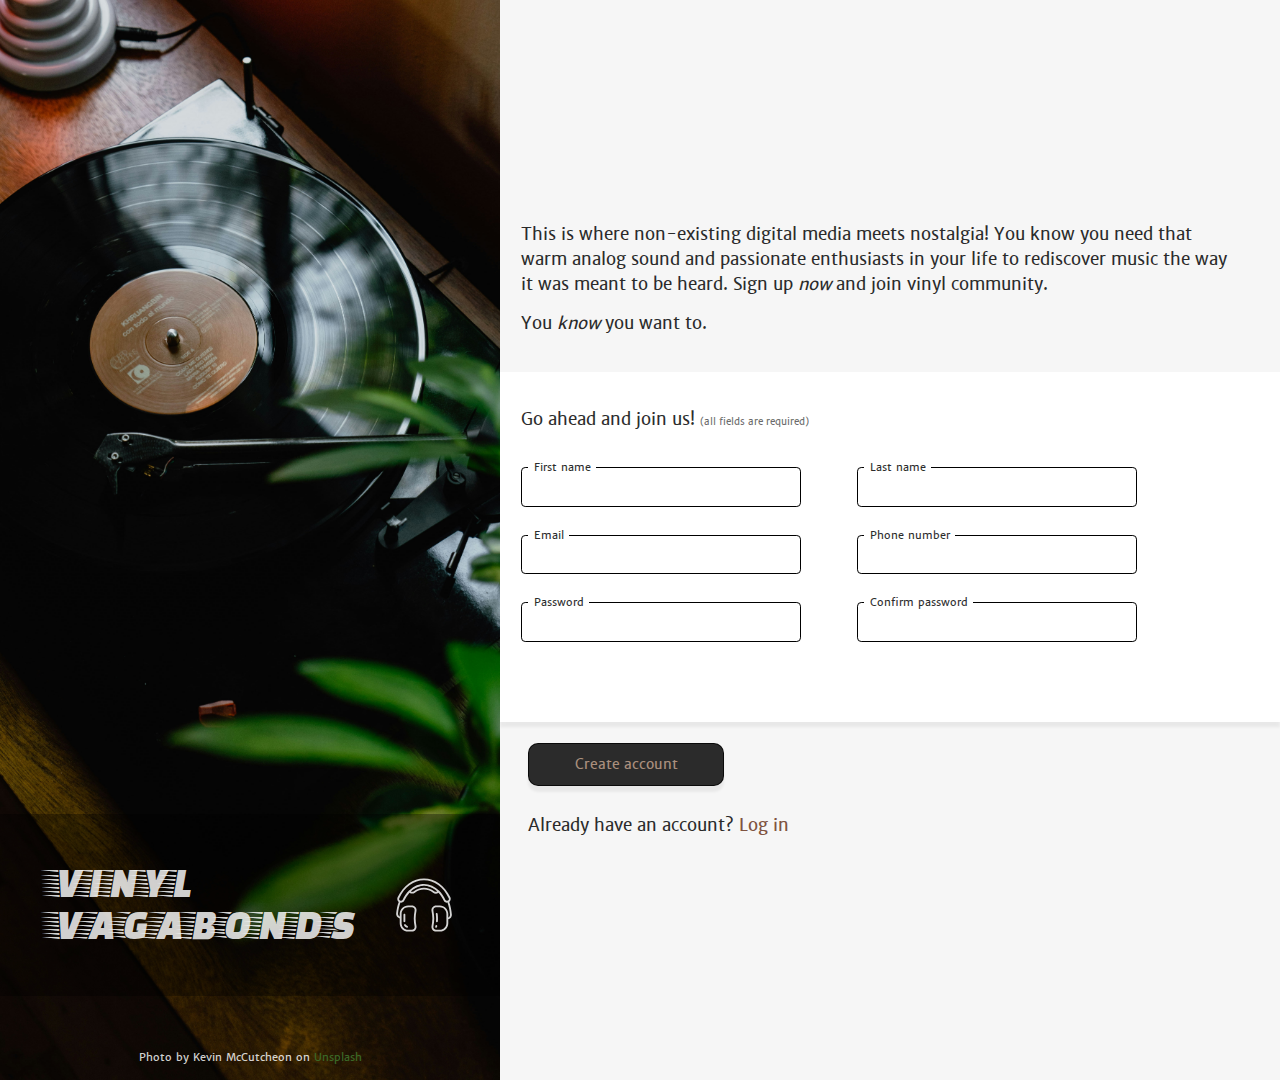
<file: index.html>
<!DOCTYPE html>
<html lang="en">
<head>
    <meta charset="UTF-8">
    <meta name="viewport" content="width=device-width, initial-scale=1.0">
    <title>Sign up</title>
    <link rel="stylesheet" href="./style.css">
    <script src="./script.js" defer></script>
</head>
<body>
    <div class="container">

        <div class="visuals-container">
            <img src="./vinyl.jpg" class="sidebar-pic" alt="Vinyl record spinning on a turntable viewed from above, with a green plant in the foreground and wooden surface visible. A spiral notebook sheet and headphones can be partially seen in the background.">
            <div class="logo-container">
                <div class="logo-text">VINYL <br>VAGABONDS</div>
                <!-- <svg class="logo" version="1.1" id="Capa_1" xmlns="http://www.w3.org/2000/svg" xmlns:xlink="http://www.w3.org/1999/xlink" viewBox="0 0 297 297" xml:space="preserve"><g id="SVGRepo_bgCarrier" stroke-width="0"></g><g id="SVGRepo_tracerCarrier" stroke-linecap="round" stroke-linejoin="round"></g><g id="SVGRepo_iconCarrier"> <g> <path d="M287,164.469H143.668c19.614-16.135,32.144-40.585,32.144-67.906c0-48.472-39.435-87.906-87.906-87.906S0,48.091,0,96.563 c0,27.322,12.53,51.771,32.144,67.906H10c-5.522,0-10,4.478-10,10v86.563c0,5.522,4.478,10,10,10h7.312v7.313 c0,5.522,4.478,10,10,10c5.522,0,10-4.478,10-10v-7.313h222.375v7.313c0,5.522,4.478,10,10,10c5.522,0,10-4.478,10-10v-7.313H287 c5.522,0,10-4.478,10-10v-86.563C297,168.946,292.522,164.469,287,164.469z M20,96.563c0-37.443,30.463-67.906,67.906-67.906 s67.906,30.463,67.906,67.906s-30.463,67.906-67.906,67.906S20,134.006,20,96.563z M20,184.469h257v66.563H20V184.469z"></path> <path d="M44.625,236.406H148.5c5.522,0,10-4.478,10-10s-4.478-10-10-10H44.625c-5.522,0-10,4.478-10,10 S39.103,236.406,44.625,236.406z"></path> <path d="M217.75,236.406h34.625c5.522,0,10-4.478,10-10s-4.478-10-10-10H217.75c-5.522,0-10,4.478-10,10 S212.228,236.406,217.75,236.406z"></path> <path d="M87.906,70.981c-14.105,0-25.581,11.476-25.581,25.581s11.476,25.581,25.581,25.581s25.581-11.476,25.581-25.581 S102.012,70.981,87.906,70.981z M87.906,102.144c-3.077,0-5.581-2.504-5.581-5.581s2.504-5.581,5.581-5.581 s5.581,2.504,5.581,5.581S90.983,102.144,87.906,102.144z"></path> </g> </g></svg> -->
            <svg  class="logo" viewBox="0 -1.5 60 60" version="1.1" xmlns="http://www.w3.org/2000/svg" 
            xmlns:xlink="http://www.w3.org/1999/xlink" fill="#f5f5f5dd">
            <g id="SVGRepo_bgCarrier" stroke-width="0"></g>
            <g id="SVGRepo_tracerCarrier" stroke-linecap="round" 
            stroke-linejoin="round"></g><g id="SVGRepo_iconCarrier"> <title></title> <desc></desc> 
                <g fill="none" fill-rule="evenodd" id="Page-1" stroke="none" stroke-width="1"> 
                    <g fill="#f5f5f5dd" id="001---Headphones"> 
                        <path d="M9,47 C9.55228475,47 10,46.5522847 10,46 L10,39 C10,38.4477153 9.55228475,38 9,38 C8.44771525,38 8,38.4477153 8,39 L8,46 C8,46.5522847 8.44771525,47 9,47 Z" id="Path"></path> <path d="M9.037,49.135 C8.56041953,49.412148 8.3980457,50.0227273 8.674,50.5 C8.94564166,50.9697629 9.29220631,51.3919907 9.7,51.75 C10.2877748,52.2665573 10.9880228,52.6387674 11.745,52.837 C12.2743486,52.9614587 12.8061281,52.6401111 12.9421062,52.1136039 C13.0780843,51.5870966 12.7684152,51.0484328 12.245,50.901 C11.7899606,50.7822946 11.3690517,50.5586546 11.016,50.248 C10.7715919,50.0335956 10.5635599,49.7809853 10.4,49.5 C10.1235937,49.0238912 9.51434863,48.8607405 9.037,49.135 Z" id="Path"></path> <path d="M43.511,37.008 C42.9632525,37.0761407 42.5743014,37.5751977 42.642,38.123 C42.8502639,39.7404981 42.9598001,41.3691812 42.97,43 C42.97,43.916 42.928,44.9 42.844,45.919 C42.8216023,46.1839313 42.9056306,46.4468755 43.0775144,46.6497209 C43.2493982,46.8525663 43.4949853,46.9786115 43.76,47 C43.787,47 43.814,47 43.842,47 C44.364139,47.0017155 44.7997093,46.6014263 44.842,46.081 C44.929,45.007 44.974,43.97 44.974,43 C44.9639877,41.2869133 44.8491061,39.5760464 44.63,37.877 C44.5993807,37.6122452 44.4635148,37.3709479 44.2530156,37.2074771 C44.0425163,37.0440063 43.7750925,36.9721144 43.511,37.008 Z" id="Path"></path> <path d="M43.358,50.016 C43.0968117,49.9677935 42.8271973,50.0262301 42.6094067,50.1782514 C42.3916161,50.3302726 42.2438035,50.5632065 42.199,50.825 C42.142,51.151 42.081,51.479 42.018,51.813 C41.9148856,52.3549766 42.2701788,52.878072 42.812,52.982 C42.8739719,52.993824 42.9369104,52.9998501 43,53 C43.4793522,52.9994396 43.8908821,52.6588052 43.981,52.188 C44.047,51.847 44.107,51.509 44.167,51.175 C44.2633234,50.6316237 43.9012682,50.1129314 43.358,50.016 Z" id="Path"></path> <path d="M1.445,41.441 C2.1242945,42.1811052 3.01737487,42.6910873 4,42.9 L4,48 C4.00937386,52.9721405 8.04185093,56.9983546 13.014,57 L17,57 C18.4916296,57.001538 19.9060518,56.3370248 20.857083,55.1878943 C21.8081142,54.0387638 22.1964273,52.525033 21.916,51.06 C21.3714286,48.4066325 21.0751493,45.7083146 21.031,43 C21.0751493,40.2916854 21.3714286,37.5933675 21.916,34.94 C22.1964273,33.474967 21.8081142,31.9612362 20.857083,30.8121057 C19.9060518,29.6629752 18.4916296,28.998462 17,29 L13.014,29 C8.04185093,29.0016454 4.00937386,33.0278595 4,38 L4,40.809 C3.58717704,40.656983 3.21610145,40.4095993 2.917,40.087 C2.37037051,39.4962244 2.099345,38.7016765 2.171,37.9 C2.50397697,33.8142477 3.38383167,29.7916704 4.787,25.94 C4.96639329,25.9725426 5.14782954,25.9925908 5.33,26 C6.87927216,26.0000115 8.29002622,25.1077796 8.954,23.708 C10.3700665,20.6731114 12.240184,17.8716442 14.5,15.4 C16.2402464,16.626451 18.5690738,16.605525 20.287,15.348 C23.0791178,13.2141567 26.4860813,12.0398014 30,12 C33.5146046,12.0404494 36.9219856,13.2158801 39.714,15.351 C41.4283285,16.6192597 43.7644379,16.6390436 45.5,15.4 C47.7595365,17.8711209 49.629635,20.671885 51.046,23.706 C51.7292854,25.3269264 53.4462442,26.2562704 55.177,25.942 C56.6068783,30.1349308 57.5009662,34.491803 57.838,38.909 C57.9056171,39.7109002 57.631424,40.5040627 57.083,41.093 C56.7839108,41.4146705 56.412736,41.6607494 56,41.811 L56,38 C55.9906261,33.0278595 51.9581491,29.0016454 46.986,29 L43,29 C41.5083704,28.998462 40.0939482,29.6629752 39.142917,30.8121057 C38.1918858,31.9612362 37.8035727,33.474967 38.084,34.94 C38.6290622,37.5933116 38.9256779,40.2916443 38.97,43 C38.9256779,45.7083557 38.6290622,48.4066884 38.084,51.06 C37.8035727,52.525033 38.1918858,54.0387638 39.142917,55.1878943 C40.0939482,56.3370248 41.5083704,57.001538 43,57 L46.986,57 C51.9581491,56.9983546 55.9906261,52.9721405 56,48 L56,43.9 C56.9814276,43.6980038 57.8743232,43.1920763 58.552,42.454 C59.4742593,41.4521073 59.9379976,40.111614 59.832,38.754 C59.4879902,34.1386564 58.5495673,29.5870367 57.04,25.212 C58.5706148,24.0755966 59.09019,22.0190317 58.283,20.292 C52.266,7.585 41.691,0 30,0 C18.309,0 7.735,7.586 1.727,20.29 C0.914010816,22.0027732 1.41510735,24.0510053 2.927,25.195 C1.45152033,29.2314999 0.526862235,33.4484656 0.178,37.732 C0.0645900319,39.0909272 0.523886986,40.4354674 1.445,41.441 Z M6,38 C6.00827089,34.131972 9.14596315,31.0005426 13.014,31 L17,31 C17.8951859,30.9984177 18.7443084,31.3966861 19.315431,32.0860186 C19.8865535,32.7753511 20.1199982,33.683718 19.952,34.563 C19.383226,37.3405619 19.0748892,40.1651406 19.031,43 C19.0748892,45.8348594 19.383226,48.6594381 19.952,51.437 C20.1199982,52.316282 19.8865535,53.2246489 19.315431,53.9139814 C18.7443084,54.6033139 17.8951859,55.0015823 17,55 L13.014,55 C9.14596315,54.9994574 6.00827089,51.868028 6,48 L6,38 Z M54,48 C53.9917291,51.868028 50.8540369,54.9994574 46.986,55 L43,55 C42.104989,55.0012835 41.2561467,54.6028878 40.6852508,53.9135953 C40.1143549,53.2243027 39.8810352,52.3161099 40.049,51.437 C40.6174178,48.6593823 40.9257508,45.834837 40.97,43 C40.9257508,40.165163 40.6174178,37.3406177 40.049,34.563 C39.8810352,33.6838901 40.1143549,32.7756973 40.6852508,32.0864047 C41.2561467,31.3971122 42.104989,30.9987165 43,31 L46.986,31 C50.8540369,31.0005426 53.9917291,34.131972 54,38 L54,48 Z M40.892,13.735 C37.7508567,11.3634843 33.9354578,10.0551374 30,10 C26.0645422,10.0551374 22.2491433,11.3634843 19.108,13.735 C18.1798659,14.4160059 16.9427778,14.5023958 15.929,13.957 C16.075,13.821 16.218,13.679 16.366,13.547 C16.61,13.329 16.856,13.115 17.104,12.909 C17.41,12.655 17.72,12.415 18.032,12.181 C18.286,11.99 18.54,11.801 18.799,11.623 C19.117,11.404 19.44,11.2 19.765,11 C20.026,10.84 20.287,10.677 20.552,10.529 C20.884,10.343 21.222,10.176 21.56,10.01 C21.825,9.88 22.089,9.745 22.36,9.628 C22.71,9.474 23.066,9.344 23.422,9.212 C23.686,9.112 23.947,9.012 24.213,8.922 C24.589,8.801 24.971,8.706 25.353,8.608 C25.605,8.544 25.853,8.468 26.108,8.414 C26.535,8.323 26.966,8.264 27.397,8.204 C27.612,8.174 27.824,8.128 28.04,8.104 C29.3431792,7.96266666 30.6578208,7.96266666 31.961,8.104 C32.177,8.126 32.389,8.172 32.604,8.204 C33.034,8.264 33.465,8.324 33.89,8.414 C34.143,8.468 34.39,8.544 34.644,8.608 C35.026,8.708 35.408,8.801 35.786,8.923 C36.049,9.008 36.308,9.113 36.569,9.21 C36.927,9.342 37.286,9.474 37.639,9.629 C37.905,9.745 38.166,9.879 38.428,10.007 C38.77,10.175 39.111,10.343 39.446,10.531 C39.709,10.677 39.967,10.838 40.226,10.998 C40.553,11.198 40.88,11.404 41.201,11.626 C41.457,11.802 41.71,11.99 41.963,12.179 C42.277,12.414 42.589,12.656 42.896,12.911 C43.145,13.116 43.39,13.33 43.634,13.548 C43.782,13.68 43.926,13.821 44.073,13.958 C43.0585217,14.503956 41.820383,14.4171579 40.892,13.735 Z M3.534,21.147 C9.2,9.158 19.1,2 30,2 C40.9,2 50.8,9.158 56.475,21.145 C56.9403866,22.1435376 56.51481,23.3306017 55.521,23.806 C55.507,23.813 55.491,23.816 55.476,23.823 L55.469,23.823 L55.464,23.823 C54.4735964,24.2611017 53.3145995,23.8281431 52.854,22.848 C51.2277707,19.3345558 49.0234976,16.1189063 46.333,13.335 C41.616,8.538 35.969,6 30,6 C28.8863328,5.99951062 27.7744251,6.08846324 26.675,6.266 C23.701201,6.76009341 20.8619285,7.86461432 18.336,9.51 C18.13,9.641 17.928,9.783 17.725,9.922 C17.604,10.005 17.482,10.082 17.363,10.167 C16.037769,11.1125404 14.7995283,12.1744155 13.663,13.34 C10.9729864,16.1244638 8.7690768,19.3404141 7.143,22.854 C6.67196658,23.820484 5.5258992,24.2479504 4.537,23.826 C4.531,23.826 4.528,23.818 4.522,23.816 C4.516,23.814 4.507,23.816 4.499,23.816 L4.479,23.809 C3.48410323,23.3338282 3.06140798,22.1431248 3.534,21.147 Z" fill-rule="nonzero" id="Shape"></path> </g> </g> </g></svg>
            </div>
            <p class="credits">Photo by Kevin McCutcheon on <a href="https://unsplash.com/photos/black-turntable-on-brown-wooden-table-TcSckNRL9J8" rel=noreferrer>Unsplash</a></p>
        </div>

        <div class="content-container">
            <div class="header">
                <p>This is where non-existing digital media meets nostalgia! You know you need that warm analog sound and passionate enthusiasts in your life to rediscover music the way it was meant to be heard. Sign up <span class="italic">now</span> and join vinyl community.</p>
                <p>You <span class="italic">know</span> you want to.</p>
            </div>
            <div class="form-container">
                <p class="form-row">Go ahead and join us! <span>(all fields are required)</span></p>
                <form id="form" action="" method="get">
                        <div class="form-row">
                            <div class="right-input">
                                <label for='first-name'>First name</label>
                                <input id='first-name' name='first-name' type='text' minlength="2" pattern="^[\p{L}\-]+$" title="Name should contain letters and hyphen only" required>
                                <span class="validity"></span>
                            </div>

                            <div class="left-input">
                                <label for='last-name'>Last name</label>
                                <input id='last-name' name='last-name' type='text' minlength="2" pattern="^[\p{L}\-]+$" title="Name should contain letters and hyphen only" required>
                                <span class="validity"></span>
                            </div>
                        </div>
                        <div class="form-row">
                            <div class="right-input">
                                <label for="email">Email</label>
                                <input id='email' name='email' type="email" required>
                                <span class="validity"></span>
                            </div>

                            <div class="left-input">
                                <label for="phone">Phone number</label>
                                <input id='phone' name='phone' type="tel" minlength="9"
                                maxlength="15"  pattern="^\d{9,14}$" title="Enter 9-15 digits, including code number, without +" required>
                                <span class="validity"></span>
                            </div>
                        </div>
                        <div class="form-row">
                        <div class="right-input">
                            <label for="password">Password</label>
                            <input id="password" name="password" type="password" minlength="4" maxlength="15" title="Password should contain from 4 to 15 symbols" required>
                        </div>
                        <div class="left-input">
                            <label for="confirm-password">Confirm password</label>
                            <input id="confirm-password" name="confirm-password" type="password" minlength="4" maxlength="15" title="Password should contain from 4 to 15 symbols" required>
                            <span class="validity"></span>
                        </div>
                        </div>

                        <div class="password-check-text"><span class="password-validity"></span></div>
                
            </div>
            <div class="footer">
                <button type="submit">Create account</button>
                </form>
                    <p>Already have an account? <a href="" rel=noreferrer>Log in</a></p>
            </div>
        </div>
    </div>
    
</body>
</html>
</file>
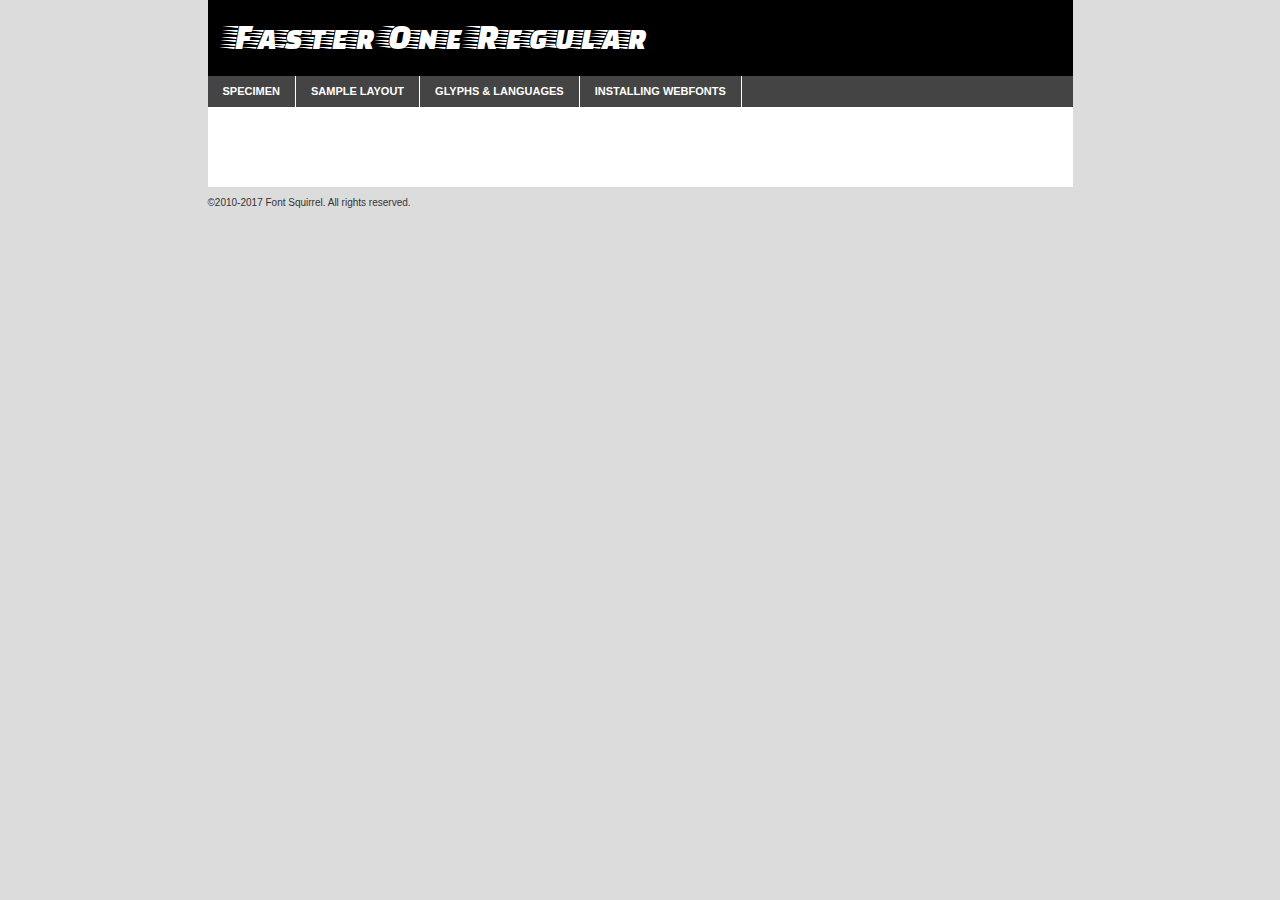
<file: font/fasterone-regular-demo.html>
<!DOCTYPE html PUBLIC "-//W3C//DTD XHTML 1.0 Transitional//EN"
        "http://www.w3.org/TR/xhtml1/DTD/xhtml1-transitional.dtd">

<html xmlns="http://www.w3.org/1999/xhtml" xml:lang="en" lang="en">
<head>
    <meta http-equiv="Content-Type" content="text/html; charset=utf-8"/>
    <script src="http://ajax.googleapis.com/ajax/libs/jquery/1.7.2/jquery.min.js" type="text/javascript" charset="utf-8"></script>
    <script type="text/javascript">
		(function($) {
			$.fn.easyTabs = function(option) {
				var param = jQuery.extend({ fadeSpeed: 'fast', defaultContent: 1, activeClass: 'active' }, option);
				$(this).each(function() {
					var thisId = '#' + this.id;
					if ( param.defaultContent == '' )
					{
						param.defaultContent = 1;
					}
					if ( typeof param.defaultContent == 'number' )
					{
						var defaultTab = $(thisId + ' .tabs li:eq(' + (param.defaultContent - 1) + ') a').attr('href').substr(1);
					}
					else
					{
						var defaultTab = param.defaultContent;
					}
					$(thisId + ' .tabs li a').each(function() {
						var tabToHide = $(this).attr('href').substr(1);
						$('#' + tabToHide).addClass('easytabs-tab-content');
					});
					hideAll();
					changeContent(defaultTab);

					function hideAll() {$(thisId + ' .easytabs-tab-content').hide();}

					function changeContent(tabId)
					{
						hideAll();
						$(thisId + ' .tabs li').removeClass(param.activeClass);
						$(thisId + ' .tabs li a[href=#' + tabId + ']').closest('li').addClass(param.activeClass);
						if ( param.fadeSpeed != 'none' )
						{
							$(thisId + ' #' + tabId).fadeIn(param.fadeSpeed);
						}
						else
						{
							$(thisId + ' #' + tabId).show();
						}
					}

					$(thisId + ' .tabs li').click(function() {
						var tabId = $(this).find('a').attr('href').substr(1);
						changeContent(tabId);
						return false;
					});
				});
			}
		})(jQuery);
    </script>
    <link rel="stylesheet" href="specimen_files/specimen_stylesheet.css" type="text/css" charset="utf-8"/>
    <link rel="stylesheet" href="stylesheet.css" type="text/css" charset="utf-8"/>

    <style type="text/css">
        		body {
			font-family: 'faster_oneregular';
        		}

            </style>

    <title>Faster One Regular Specimen</title>


    <script type="text/javascript" charset="utf-8">
		$(document).ready(function() {
			$('#container').easyTabs({ defaultContent: 1 });
		});
    </script>
</head>

<body>
<div id="container">
    <div id="header">
		Faster One Regular    </div>
    <ul class="tabs">
        <li><a href="#specimen">Specimen</a></li>
        <li><a href="#layout">Sample Layout</a></li>
		        <li><a href="#glyphs">Glyphs &amp; Languages</a></li>
        <li><a href="#installing">Installing Webfonts</a></li>

    </ul>

    <div id="main_content">


        <div id="specimen">

            <div class="section">
                <div class="grid12 firstcol">
                    <div class="huge">AaBb</div>
                </div>
            </div>

            <div class="section">
                <div class="glyph_range">A&#x200B;B&#x200b;C&#x200b;D&#x200b;E&#x200b;F&#x200b;G&#x200b;H&#x200b;I&#x200b;J&#x200b;K&#x200b;L&#x200b;M&#x200b;N&#x200b;O&#x200b;P&#x200b;Q&#x200b;R&#x200b;S&#x200b;T&#x200b;U&#x200b;V&#x200b;W&#x200b;X&#x200b;Y&#x200b;Z&#x200b;a&#x200b;b&#x200b;c&#x200b;d&#x200b;e&#x200b;f&#x200b;g&#x200b;h&#x200b;i&#x200b;j&#x200b;k&#x200b;l&#x200b;m&#x200b;n&#x200b;o&#x200b;p&#x200b;q&#x200b;r&#x200b;s&#x200b;t&#x200b;u&#x200b;v&#x200b;w&#x200b;x&#x200b;y&#x200b;z&#x200b;1&#x200b;2&#x200b;3&#x200b;4&#x200b;5&#x200b;6&#x200b;7&#x200b;8&#x200b;9&#x200b;0&#x200b;&amp;&#x200b;.&#x200b;,&#x200b;?&#x200b;!&#x200b;&#64;&#x200b;(&#x200b;)&#x200b;#&#x200b;$&#x200b;%&#x200b;*&#x200b;+&#x200b;-&#x200b;=&#x200b;:&#x200b;;</div>
            </div>
            <div class="section">
                <div class="grid12 firstcol">
                    <table class="sample_table">
                        <tr>
                            <td>10</td>
                            <td class="size10">abcdefghijklmnopqrstuvwxyzABCDEFGHIJKLMNOPQRSTUVWXYZ0123456789abcdefghijklmnopqrstuvwxyzABCDEFGHIJKLMNOPQRSTUVWXYZ0123456789abcdefghijklmnopqrstuvwxyzABCDEFGHIJKLMNOPQRSTUVWXYZ</td>
                        </tr>
                        <tr>
                            <td>11</td>
                            <td class="size11">abcdefghijklmnopqrstuvwxyzABCDEFGHIJKLMNOPQRSTUVWXYZ0123456789abcdefghijklmnopqrstuvwxyzABCDEFGHIJKLMNOPQRSTUVWXYZ0123456789abcdefghijklmnopqrstuvwxyzABCDEFGHIJKLMNOPQRSTUVWXYZ</td>
                        </tr>
                        <tr>
                            <td>12</td>
                            <td class="size12">abcdefghijklmnopqrstuvwxyzABCDEFGHIJKLMNOPQRSTUVWXYZ0123456789abcdefghijklmnopqrstuvwxyzABCDEFGHIJKLMNOPQRSTUVWXYZ0123456789abcdefghijklmnopqrstuvwxyzABCDEFGHIJKLMNOPQRSTUVWXYZ</td>
                        </tr>
                        <tr>
                            <td>13</td>
                            <td class="size13">abcdefghijklmnopqrstuvwxyzABCDEFGHIJKLMNOPQRSTUVWXYZ0123456789abcdefghijklmnopqrstuvwxyzABCDEFGHIJKLMNOPQRSTUVWXYZ0123456789abcdefghijklmnopqrstuvwxyzABCDEFGHIJKLMNOPQRSTUVWXYZ</td>
                        </tr>
                        <tr>
                            <td>14</td>
                            <td class="size14">abcdefghijklmnopqrstuvwxyzABCDEFGHIJKLMNOPQRSTUVWXYZ0123456789abcdefghijklmnopqrstuvwxyzABCDEFGHIJKLMNOPQRSTUVWXYZ0123456789abcdefghijklmnopqrstuvwxyzABCDEFGHIJKLMNOPQRSTUVWXYZ</td>
                        </tr>
                        <tr>
                            <td>16</td>
                            <td class="size16">abcdefghijklmnopqrstuvwxyzABCDEFGHIJKLMNOPQRSTUVWXYZ0123456789abcdefghijklmnopqrstuvwxyzABCDEFGHIJKLMNOPQRSTUVWXYZ</td>
                        </tr>
                        <tr>
                            <td>18</td>
                            <td class="size18">abcdefghijklmnopqrstuvwxyzABCDEFGHIJKLMNOPQRSTUVWXYZ0123456789abcdefghijklmnopqrstuvwxyzABCDEFGHIJKLMNOPQRSTUVWXYZ</td>
                        </tr>
                        <tr>
                            <td>20</td>
                            <td class="size20">abcdefghijklmnopqrstuvwxyzABCDEFGHIJKLMNOPQRSTUVWXYZ0123456789abcdefghijklmnopqrstuvwxyzABCDEFGHIJKLMNOPQRSTUVWXYZ</td>
                        </tr>
                        <tr>
                            <td>24</td>
                            <td class="size24">abcdefghijklmnopqrstuvwxyzABCDEFGHIJKLMNOPQRSTUVWXYZ0123456789abcdefghijklmnopqrstuvwxyzABCDEFGHIJKLMNOPQRSTUVWXYZ</td>
                        </tr>
                        <tr>
                            <td>30</td>
                            <td class="size30">abcdefghijklmnopqrstuvwxyzABCDEFGHIJKLMNOPQRSTUVWXYZ0123456789abcdefghijklmnopqrstuvwxyzABCDEFGHIJKLMNOPQRSTUVWXYZ</td>
                        </tr>
                        <tr>
                            <td>36</td>
                            <td class="size36">abcdefghijklmnopqrstuvwxyzABCDEFGHIJKLMNOPQRSTUVWXYZ0123456789abcdefghijklmnopqrstuvwxyzABCDEFGHIJKLMNOPQRSTUVWXYZ</td>
                        </tr>
                        <tr>
                            <td>48</td>
                            <td class="size48">abcdefghijklmnopqrstuvwxyzABCDEFGHIJKLMNOPQRSTUVWXYZ0123456789abcdefghijklmnopqrstuvwxyzABCDEFGHIJKLMNOPQRSTUVWXYZ</td>
                        </tr>
                        <tr>
                            <td>60</td>
                            <td class="size60">abcdefghijklmnopqrstuvwxyzABCDEFGHIJKLMNOPQRSTUVWXYZ0123456789abcdefghijklmnopqrstuvwxyzABCDEFGHIJKLMNOPQRSTUVWXYZ</td>
                        </tr>
                        <tr>
                            <td>72</td>
                            <td class="size72">abcdefghijklmnopqrstuvwxyzABCDEFGHIJKLMNOPQRSTUVWXYZ0123456789abcdefghijklmnopqrstuvwxyzABCDEFGHIJKLMNOPQRSTUVWXYZ</td>
                        </tr>
                        <tr>
                            <td>90</td>
                            <td class="size90">abcdefghijklmnopqrstuvwxyzABCDEFGHIJKLMNOPQRSTUVWXYZ0123456789abcdefghijklmnopqrstuvwxyzABCDEFGHIJKLMNOPQRSTUVWXYZ</td>
                        </tr>
                    </table>

                </div>

            </div>


            <div class="section" id="bodycomparison">


                <div id="xheight">
                    <div class="fontbody">&#x25FC;&#x25FC;&#x25FC;&#x25FC;&#x25FC;&#x25FC;&#x25FC;&#x25FC;&#x25FC;&#x25FC;&#x25FC;&#x25FC;&#x25FC;&#x25FC;&#x25FC;&#x25FC;&#x25FC;&#x25FC;&#x25FC;&#x25FC;&#x25FC;&#x25FC;&#x25FC;&#x25FC;&#x25FC;&#x25FC;&#x25FC;&#x25FC;&#x25FC;&#x25FC;&#x25FC;&#x25FC;&#x25FC;&#x25FC;&#x25FC;&#x25FC;&#x25FC;&#x25FC;&#x25FC;&#x25FC;&#x25FC;&#x25FC;&#x25FC;&#x25FC;&#x25FC;&#x25FC;&#x25FC;&#x25FC;&#x25FC;&#x25FC;&#x25FC;&#x25FC;&#x25FC;&#x25FC;&#x25FC;&#x25FC;&#x25FC;&#x25FC;&#x25FC;&#x25FC;&#x25FC;&#x25FC;&#x25FC;&#x25FC;&#x25FC;&#x25FC;&#x25FC;&#x25FC;&#x25FC;&#x25FC;&#x25FC;&#x25FC;&#x25FC;&#x25FC;&#x25FC;&#x25FC;&#x25FC;&#x25FC;&#x25FC;&#x25FC;&#x25FC;&#x25FC;&#x25FC;&#x25FC;&#x25FC;&#x25FC;&#x25FC;&#x25FC;&#x25FC;&#x25FC;&#x25FC;&#x25FC;&#x25FC;&#x25FC;&#x25FC;&#x25FC;&#x25FC;&#x25FC;&#x25FC;body</div>
                    <div class="arialbody">body</div>
                    <div class="verdanabody">body</div>
                    <div class="georgiabody">body</div>
                </div>
                <div class="fontbody" style="z-index:1">
                    body<span>Faster One Regular</span>
                </div>
                <div class="arialbody" style="z-index:1">
                    body<span>Arial</span>
                </div>
                <div class="verdanabody" style="z-index:1">
                    body<span>Verdana</span>
                </div>
                <div class="georgiabody" style="z-index:1">
                    body<span>Georgia</span>
                </div>


            </div>


            <div class="section psample psample_row1" id="">

                <div class="grid2 firstcol">
                    <p class="size10"><span>10.</span>Aenean lacinia bibendum nulla sed consectetur. Fusce dapibus, tellus ac cursus commodo, tortor mauris condimentum nibh, ut fermentum massa justo sit amet risus. Nullam id dolor id nibh ultricies vehicula ut id elit. Cum sociis natoque penatibus et magnis dis parturient montes, nascetur ridiculus mus. Nulla vitae elit libero, a pharetra augue.</p>

                </div>
                <div class="grid3">
                    <p class="size11"><span>11.</span>Aenean lacinia bibendum nulla sed consectetur. Fusce dapibus, tellus ac cursus commodo, tortor mauris condimentum nibh, ut fermentum massa justo sit amet risus. Nullam id dolor id nibh ultricies vehicula ut id elit. Cum sociis natoque penatibus et magnis dis parturient montes, nascetur ridiculus mus. Nulla vitae elit libero, a pharetra augue.</p>

                </div>
                <div class="grid3">
                    <p class="size12"><span>12.</span>Aenean lacinia bibendum nulla sed consectetur. Fusce dapibus, tellus ac cursus commodo, tortor mauris condimentum nibh, ut fermentum massa justo sit amet risus. Nullam id dolor id nibh ultricies vehicula ut id elit. Cum sociis natoque penatibus et magnis dis parturient montes, nascetur ridiculus mus. Nulla vitae elit libero, a pharetra augue.</p>

                </div>
                <div class="grid4">
                    <p class="size13"><span>13.</span>Aenean lacinia bibendum nulla sed consectetur. Fusce dapibus, tellus ac cursus commodo, tortor mauris condimentum nibh, ut fermentum massa justo sit amet risus. Nullam id dolor id nibh ultricies vehicula ut id elit. Cum sociis natoque penatibus et magnis dis parturient montes, nascetur ridiculus mus. Nulla vitae elit libero, a pharetra augue.</p>

                </div>
                <div class="white_blend"></div>

            </div>
            <div class="section psample psample_row2" id="">
                <div class="grid3 firstcol">
                    <p class="size14"><span>14.</span>Aenean lacinia bibendum nulla sed consectetur. Fusce dapibus, tellus ac cursus commodo, tortor mauris condimentum nibh, ut fermentum massa justo sit amet risus. Nullam id dolor id nibh ultricies vehicula ut id elit. Cum sociis natoque penatibus et magnis dis parturient montes, nascetur ridiculus mus. Nulla vitae elit libero, a pharetra augue.</p>

                </div>
                <div class="grid4">
                    <p class="size16"><span>16.</span>Aenean lacinia bibendum nulla sed consectetur. Fusce dapibus, tellus ac cursus commodo, tortor mauris condimentum nibh, ut fermentum massa justo sit amet risus. Nullam id dolor id nibh ultricies vehicula ut id elit. Cum sociis natoque penatibus et magnis dis parturient montes, nascetur ridiculus mus. Nulla vitae elit libero, a pharetra augue.</p>

                </div>
                <div class="grid5">
                    <p class="size18"><span>18.</span>Aenean lacinia bibendum nulla sed consectetur. Fusce dapibus, tellus ac cursus commodo, tortor mauris condimentum nibh, ut fermentum massa justo sit amet risus. Nullam id dolor id nibh ultricies vehicula ut id elit. Cum sociis natoque penatibus et magnis dis parturient montes, nascetur ridiculus mus. Nulla vitae elit libero, a pharetra augue.</p>

                </div>

                <div class="white_blend"></div>

            </div>

            <div class="section psample psample_row3" id="">
                <div class="grid5 firstcol">
                    <p class="size20"><span>20.</span>Aenean lacinia bibendum nulla sed consectetur. Fusce dapibus, tellus ac cursus commodo, tortor mauris condimentum nibh, ut fermentum massa justo sit amet risus. Nullam id dolor id nibh ultricies vehicula ut id elit. Cum sociis natoque penatibus et magnis dis parturient montes, nascetur ridiculus mus. Nulla vitae elit libero, a pharetra augue.</p>
                </div>
                <div class="grid7">
                    <p class="size24"><span>24.</span>Aenean lacinia bibendum nulla sed consectetur. Fusce dapibus, tellus ac cursus commodo, tortor mauris condimentum nibh, ut fermentum massa justo sit amet risus. Nullam id dolor id nibh ultricies vehicula ut id elit. Cum sociis natoque penatibus et magnis dis parturient montes, nascetur ridiculus mus. Nulla vitae elit libero, a pharetra augue.</p>
                </div>

                <div class="white_blend"></div>

            </div>

            <div class="section psample psample_row4" id="">
                <div class="grid12 firstcol">
                    <p class="size30"><span>30.</span>Aenean lacinia bibendum nulla sed consectetur. Fusce dapibus, tellus ac cursus commodo, tortor mauris condimentum nibh, ut fermentum massa justo sit amet risus. Nullam id dolor id nibh ultricies vehicula ut id elit. Cum sociis natoque penatibus et magnis dis parturient montes, nascetur ridiculus mus. Nulla vitae elit libero, a pharetra augue.</p>
                </div>
                <div class="white_blend"></div>

            </div>


            <div class="section psample psample_row1 fullreverse">
                <div class="grid2 firstcol">
                    <p class="size10"><span>10.</span>Aenean lacinia bibendum nulla sed consectetur. Fusce dapibus, tellus ac cursus commodo, tortor mauris condimentum nibh, ut fermentum massa justo sit amet risus. Nullam id dolor id nibh ultricies vehicula ut id elit. Cum sociis natoque penatibus et magnis dis parturient montes, nascetur ridiculus mus. Nulla vitae elit libero, a pharetra augue.</p>

                </div>
                <div class="grid3">
                    <p class="size11"><span>11.</span>Aenean lacinia bibendum nulla sed consectetur. Fusce dapibus, tellus ac cursus commodo, tortor mauris condimentum nibh, ut fermentum massa justo sit amet risus. Nullam id dolor id nibh ultricies vehicula ut id elit. Cum sociis natoque penatibus et magnis dis parturient montes, nascetur ridiculus mus. Nulla vitae elit libero, a pharetra augue.</p>

                </div>
                <div class="grid3">
                    <p class="size12"><span>12.</span>Aenean lacinia bibendum nulla sed consectetur. Fusce dapibus, tellus ac cursus commodo, tortor mauris condimentum nibh, ut fermentum massa justo sit amet risus. Nullam id dolor id nibh ultricies vehicula ut id elit. Cum sociis natoque penatibus et magnis dis parturient montes, nascetur ridiculus mus. Nulla vitae elit libero, a pharetra augue.</p>

                </div>
                <div class="grid4">
                    <p class="size13"><span>13.</span>Aenean lacinia bibendum nulla sed consectetur. Fusce dapibus, tellus ac cursus commodo, tortor mauris condimentum nibh, ut fermentum massa justo sit amet risus. Nullam id dolor id nibh ultricies vehicula ut id elit. Cum sociis natoque penatibus et magnis dis parturient montes, nascetur ridiculus mus. Nulla vitae elit libero, a pharetra augue.</p>

                </div>
                <div class="black_blend"></div>

            </div>

            <div class="section psample psample_row2 fullreverse">
                <div class="grid3 firstcol">
                    <p class="size14"><span>14.</span>Aenean lacinia bibendum nulla sed consectetur. Fusce dapibus, tellus ac cursus commodo, tortor mauris condimentum nibh, ut fermentum massa justo sit amet risus. Nullam id dolor id nibh ultricies vehicula ut id elit. Cum sociis natoque penatibus et magnis dis parturient montes, nascetur ridiculus mus. Nulla vitae elit libero, a pharetra augue.</p>

                </div>
                <div class="grid4">
                    <p class="size16"><span>16.</span>Aenean lacinia bibendum nulla sed consectetur. Fusce dapibus, tellus ac cursus commodo, tortor mauris condimentum nibh, ut fermentum massa justo sit amet risus. Nullam id dolor id nibh ultricies vehicula ut id elit. Cum sociis natoque penatibus et magnis dis parturient montes, nascetur ridiculus mus. Nulla vitae elit libero, a pharetra augue.</p>

                </div>
                <div class="grid5">
                    <p class="size18"><span>18.</span>Aenean lacinia bibendum nulla sed consectetur. Fusce dapibus, tellus ac cursus commodo, tortor mauris condimentum nibh, ut fermentum massa justo sit amet risus. Nullam id dolor id nibh ultricies vehicula ut id elit. Cum sociis natoque penatibus et magnis dis parturient montes, nascetur ridiculus mus. Nulla vitae elit libero, a pharetra augue.</p>

                </div>
                <div class="black_blend"></div>

            </div>

            <div class="section psample fullreverse psample_row3" id="">
                <div class="grid5 firstcol">
                    <p class="size20"><span>20.</span>Aenean lacinia bibendum nulla sed consectetur. Fusce dapibus, tellus ac cursus commodo, tortor mauris condimentum nibh, ut fermentum massa justo sit amet risus. Nullam id dolor id nibh ultricies vehicula ut id elit. Cum sociis natoque penatibus et magnis dis parturient montes, nascetur ridiculus mus. Nulla vitae elit libero, a pharetra augue.</p>
                </div>
                <div class="grid7">
                    <p class="size24"><span>24.</span>Aenean lacinia bibendum nulla sed consectetur. Fusce dapibus, tellus ac cursus commodo, tortor mauris condimentum nibh, ut fermentum massa justo sit amet risus. Nullam id dolor id nibh ultricies vehicula ut id elit. Cum sociis natoque penatibus et magnis dis parturient montes, nascetur ridiculus mus. Nulla vitae elit libero, a pharetra augue.</p>
                </div>

                <div class="black_blend"></div>

            </div>

            <div class="section psample fullreverse psample_row4" id="" style="border-bottom: 20px #000 solid;">
                <div class="grid12 firstcol">
                    <p class="size30"><span>30.</span>Aenean lacinia bibendum nulla sed consectetur. Fusce dapibus, tellus ac cursus commodo, tortor mauris condimentum nibh, ut fermentum massa justo sit amet risus. Nullam id dolor id nibh ultricies vehicula ut id elit. Cum sociis natoque penatibus et magnis dis parturient montes, nascetur ridiculus mus. Nulla vitae elit libero, a pharetra augue.</p>
                </div>
                <div class="black_blend"></div>

            </div>


        </div>

        <div id="layout">

            <div class="section">

                <div class="grid12 firstcol">
                    <h1>Lorem Ipsum Dolor</h1>
                    <h2>Etiam porta sem malesuada magna mollis euismod</h2>

                    <p class="byline">By <a href="#link">Aenean Lacinia</a></p>
                </div>
            </div>
            <div class="section">
                <div class="grid8 firstcol">
                    <p class="large">Donec sed odio dui. Morbi leo risus, porta ac consectetur ac, vestibulum at eros. Fusce dapibus, tellus ac cursus commodo, tortor mauris condimentum nibh, ut fermentum massa justo sit amet risus. </p>


                    <h3>Pellentesque ornare sem</h3>

                    <p>Maecenas sed diam eget risus varius blandit sit amet non magna. Maecenas faucibus mollis interdum. Donec ullamcorper nulla non metus auctor fringilla. Nullam id dolor id nibh ultricies vehicula ut id elit. Nullam id dolor id nibh ultricies vehicula ut id elit. </p>

                    <p>Aenean eu leo quam. Pellentesque ornare sem lacinia quam venenatis vestibulum. Lorem ipsum dolor sit amet, consectetur adipiscing elit. Cum sociis natoque penatibus et magnis dis parturient montes, nascetur ridiculus mus. </p>

                    <p>Nulla vitae elit libero, a pharetra augue. Praesent commodo cursus magna, vel scelerisque nisl consectetur et. Aenean lacinia bibendum nulla sed consectetur. </p>

                    <p>Nullam quis risus eget urna mollis ornare vel eu leo. Nullam quis risus eget urna mollis ornare vel eu leo. Maecenas sed diam eget risus varius blandit sit amet non magna. Donec ullamcorper nulla non metus auctor fringilla. </p>

                    <h3>Cras mattis consectetur</h3>

                    <p>Aenean eu leo quam. Pellentesque ornare sem lacinia quam venenatis vestibulum. Aenean lacinia bibendum nulla sed consectetur. Integer posuere erat a ante venenatis dapibus posuere velit aliquet. Cras mattis consectetur purus sit amet fermentum. </p>

                    <p>Nullam id dolor id nibh ultricies vehicula ut id elit. Nullam quis risus eget urna mollis ornare vel eu leo. Cras mattis consectetur purus sit amet fermentum.</p>
                </div>

                <div class="grid4 sidebar">

                    <div class="box reverse">
                        <p class="last">Nullam quis risus eget urna mollis ornare vel eu leo. Donec ullamcorper nulla non metus auctor fringilla. Cras mattis consectetur purus sit amet fermentum. Sed posuere consectetur est at lobortis. Lorem ipsum dolor sit amet, consectetur adipiscing elit. </p>
                    </div>

                    <p class="caption">Maecenas sed diam eget risus varius.</p>

                    <p>Vestibulum id ligula porta felis euismod semper. Integer posuere erat a ante venenatis dapibus posuere velit aliquet. Vestibulum id ligula porta felis euismod semper. Sed posuere consectetur est at lobortis. Maecenas sed diam eget risus varius blandit sit amet non magna. Fusce dapibus, tellus ac cursus commodo, tortor mauris condimentum nibh, ut fermentum massa justo sit amet risus. </p>


                    <p>Duis mollis, est non commodo luctus, nisi erat porttitor ligula, eget lacinia odio sem nec elit. Aenean lacinia bibendum nulla sed consectetur. Vivamus sagittis lacus vel augue laoreet rutrum faucibus dolor auctor. Aenean lacinia bibendum nulla sed consectetur. Nullam quis risus eget urna mollis ornare vel eu leo. </p>

                    <p>Praesent commodo cursus magna, vel scelerisque nisl consectetur et. Donec ullamcorper nulla non metus auctor fringilla. Maecenas faucibus mollis interdum. Fusce dapibus, tellus ac cursus commodo, tortor mauris condimentum nibh, ut fermentum massa justo sit amet risus. </p>

                </div>
            </div>

        </div>


		

        <div id="glyphs">
            <div class="section">
                <div class="grid12 firstcol">

                    <h1>Language Support</h1>
                    <p>The subset of Faster One Regular in this kit supports the following languages:<br/>

						Albanian, Basque, Breton, Chamorro, Danish, Dutch, English, Faroese, Finnish, French, Frisian, Galician, German, Icelandic, Italian, Malagasy, Norwegian, Portuguese, Spanish, Alsatian, Aragonese, Arapaho, Arrernte, Asturian, Aymara, Bislama, Cebuano, Corsican, Fijian, French_creole, Genoese, Gilbertese, Greenlandic, Haitian_creole, Hiligaynon, Hmong, Hopi, Ibanag, Iloko_ilokano, Indonesian, Interglossa_glosa, Interlingua, Irish_gaelic, Jerriais, Lojban, Lombard, Luxembourgeois, Manx, Mohawk, Norfolk_pitcairnese, Occitan, Oromo, Pangasinan, Papiamento, Piedmontese, Potawatomi, Rhaeto-romance, Romansh, Rotokas, Sami_lule, Samoan, Sardinian, Scots_gaelic, Seychelles_creole, Shona, Sicilian, Somali, Southern_ndebele, Swahili, Swati_swazi, Tagalog_filipino_pilipino, Tetum, Tok_pisin, Uyghur_latinized, Volapuk, Walloon, Warlpiri, Xhosa, Yapese, Zulu, Latinbasic, Ubasic, Demo                    </p>
                    <h1>Glyph Chart</h1>
                    <p>The subset of Faster One Regular in this kit includes all the glyphs listed below. Unicode entities are included above each glyph to help you insert individual characters into your layout.</p>
                    <div id="glyph_chart">

																				                                <div><p>&amp;#32;</p>&#32;</div>
																				                                <div><p>&amp;#33;</p>&#33;</div>
																				                                <div><p>&amp;#34;</p>&#34;</div>
																				                                <div><p>&amp;#35;</p>&#35;</div>
																				                                <div><p>&amp;#36;</p>&#36;</div>
																				                                <div><p>&amp;#37;</p>&#37;</div>
																				                                <div><p>&amp;#38;</p>&#38;</div>
																				                                <div><p>&amp;#39;</p>&#39;</div>
																				                                <div><p>&amp;#40;</p>&#40;</div>
																				                                <div><p>&amp;#41;</p>&#41;</div>
																				                                <div><p>&amp;#42;</p>&#42;</div>
																				                                <div><p>&amp;#43;</p>&#43;</div>
																				                                <div><p>&amp;#44;</p>&#44;</div>
																				                                <div><p>&amp;#45;</p>&#45;</div>
																				                                <div><p>&amp;#46;</p>&#46;</div>
																				                                <div><p>&amp;#47;</p>&#47;</div>
																				                                <div><p>&amp;#48;</p>&#48;</div>
																				                                <div><p>&amp;#49;</p>&#49;</div>
																				                                <div><p>&amp;#50;</p>&#50;</div>
																				                                <div><p>&amp;#51;</p>&#51;</div>
																				                                <div><p>&amp;#52;</p>&#52;</div>
																				                                <div><p>&amp;#53;</p>&#53;</div>
																				                                <div><p>&amp;#54;</p>&#54;</div>
																				                                <div><p>&amp;#55;</p>&#55;</div>
																				                                <div><p>&amp;#56;</p>&#56;</div>
																				                                <div><p>&amp;#57;</p>&#57;</div>
																				                                <div><p>&amp;#58;</p>&#58;</div>
																				                                <div><p>&amp;#59;</p>&#59;</div>
																				                                <div><p>&amp;#60;</p>&#60;</div>
																				                                <div><p>&amp;#61;</p>&#61;</div>
																				                                <div><p>&amp;#62;</p>&#62;</div>
																				                                <div><p>&amp;#63;</p>&#63;</div>
																				                                <div><p>&amp;#64;</p>&#64;</div>
																				                                <div><p>&amp;#65;</p>&#65;</div>
																				                                <div><p>&amp;#66;</p>&#66;</div>
																				                                <div><p>&amp;#67;</p>&#67;</div>
																				                                <div><p>&amp;#68;</p>&#68;</div>
																				                                <div><p>&amp;#69;</p>&#69;</div>
																				                                <div><p>&amp;#70;</p>&#70;</div>
																				                                <div><p>&amp;#71;</p>&#71;</div>
																				                                <div><p>&amp;#72;</p>&#72;</div>
																				                                <div><p>&amp;#73;</p>&#73;</div>
																				                                <div><p>&amp;#74;</p>&#74;</div>
																				                                <div><p>&amp;#75;</p>&#75;</div>
																				                                <div><p>&amp;#76;</p>&#76;</div>
																				                                <div><p>&amp;#77;</p>&#77;</div>
																				                                <div><p>&amp;#78;</p>&#78;</div>
																				                                <div><p>&amp;#79;</p>&#79;</div>
																				                                <div><p>&amp;#80;</p>&#80;</div>
																				                                <div><p>&amp;#81;</p>&#81;</div>
																				                                <div><p>&amp;#82;</p>&#82;</div>
																				                                <div><p>&amp;#83;</p>&#83;</div>
																				                                <div><p>&amp;#84;</p>&#84;</div>
																				                                <div><p>&amp;#85;</p>&#85;</div>
																				                                <div><p>&amp;#86;</p>&#86;</div>
																				                                <div><p>&amp;#87;</p>&#87;</div>
																				                                <div><p>&amp;#88;</p>&#88;</div>
																				                                <div><p>&amp;#89;</p>&#89;</div>
																				                                <div><p>&amp;#90;</p>&#90;</div>
																				                                <div><p>&amp;#91;</p>&#91;</div>
																				                                <div><p>&amp;#92;</p>&#92;</div>
																				                                <div><p>&amp;#93;</p>&#93;</div>
																				                                <div><p>&amp;#94;</p>&#94;</div>
																				                                <div><p>&amp;#95;</p>&#95;</div>
																				                                <div><p>&amp;#96;</p>&#96;</div>
																				                                <div><p>&amp;#97;</p>&#97;</div>
																				                                <div><p>&amp;#98;</p>&#98;</div>
																				                                <div><p>&amp;#99;</p>&#99;</div>
																				                                <div><p>&amp;#100;</p>&#100;</div>
																				                                <div><p>&amp;#101;</p>&#101;</div>
																				                                <div><p>&amp;#102;</p>&#102;</div>
																				                                <div><p>&amp;#103;</p>&#103;</div>
																				                                <div><p>&amp;#104;</p>&#104;</div>
																				                                <div><p>&amp;#105;</p>&#105;</div>
																				                                <div><p>&amp;#106;</p>&#106;</div>
																				                                <div><p>&amp;#107;</p>&#107;</div>
																				                                <div><p>&amp;#108;</p>&#108;</div>
																				                                <div><p>&amp;#109;</p>&#109;</div>
																				                                <div><p>&amp;#110;</p>&#110;</div>
																				                                <div><p>&amp;#111;</p>&#111;</div>
																				                                <div><p>&amp;#112;</p>&#112;</div>
																				                                <div><p>&amp;#113;</p>&#113;</div>
																				                                <div><p>&amp;#114;</p>&#114;</div>
																				                                <div><p>&amp;#115;</p>&#115;</div>
																				                                <div><p>&amp;#116;</p>&#116;</div>
																				                                <div><p>&amp;#117;</p>&#117;</div>
																				                                <div><p>&amp;#118;</p>&#118;</div>
																				                                <div><p>&amp;#119;</p>&#119;</div>
																				                                <div><p>&amp;#120;</p>&#120;</div>
																				                                <div><p>&amp;#121;</p>&#121;</div>
																				                                <div><p>&amp;#122;</p>&#122;</div>
																				                                <div><p>&amp;#123;</p>&#123;</div>
																				                                <div><p>&amp;#124;</p>&#124;</div>
																				                                <div><p>&amp;#125;</p>&#125;</div>
																				                                <div><p>&amp;#126;</p>&#126;</div>
																				                                <div><p>&amp;#160;</p>&#160;</div>
																				                                <div><p>&amp;#161;</p>&#161;</div>
																				                                <div><p>&amp;#162;</p>&#162;</div>
																				                                <div><p>&amp;#163;</p>&#163;</div>
																				                                <div><p>&amp;#164;</p>&#164;</div>
																				                                <div><p>&amp;#165;</p>&#165;</div>
																				                                <div><p>&amp;#166;</p>&#166;</div>
																				                                <div><p>&amp;#167;</p>&#167;</div>
																				                                <div><p>&amp;#168;</p>&#168;</div>
																				                                <div><p>&amp;#169;</p>&#169;</div>
																				                                <div><p>&amp;#170;</p>&#170;</div>
																				                                <div><p>&amp;#171;</p>&#171;</div>
																				                                <div><p>&amp;#172;</p>&#172;</div>
																				                                <div><p>&amp;#173;</p>&#173;</div>
																				                                <div><p>&amp;#174;</p>&#174;</div>
																				                                <div><p>&amp;#175;</p>&#175;</div>
																				                                <div><p>&amp;#176;</p>&#176;</div>
																				                                <div><p>&amp;#177;</p>&#177;</div>
																				                                <div><p>&amp;#178;</p>&#178;</div>
																				                                <div><p>&amp;#179;</p>&#179;</div>
																				                                <div><p>&amp;#180;</p>&#180;</div>
																				                                <div><p>&amp;#181;</p>&#181;</div>
																				                                <div><p>&amp;#182;</p>&#182;</div>
																				                                <div><p>&amp;#183;</p>&#183;</div>
																				                                <div><p>&amp;#184;</p>&#184;</div>
																				                                <div><p>&amp;#185;</p>&#185;</div>
																				                                <div><p>&amp;#186;</p>&#186;</div>
																				                                <div><p>&amp;#187;</p>&#187;</div>
																				                                <div><p>&amp;#188;</p>&#188;</div>
																				                                <div><p>&amp;#189;</p>&#189;</div>
																				                                <div><p>&amp;#190;</p>&#190;</div>
																				                                <div><p>&amp;#191;</p>&#191;</div>
																				                                <div><p>&amp;#192;</p>&#192;</div>
																				                                <div><p>&amp;#193;</p>&#193;</div>
																				                                <div><p>&amp;#194;</p>&#194;</div>
																				                                <div><p>&amp;#195;</p>&#195;</div>
																				                                <div><p>&amp;#196;</p>&#196;</div>
																				                                <div><p>&amp;#197;</p>&#197;</div>
																				                                <div><p>&amp;#198;</p>&#198;</div>
																				                                <div><p>&amp;#199;</p>&#199;</div>
																				                                <div><p>&amp;#200;</p>&#200;</div>
																				                                <div><p>&amp;#201;</p>&#201;</div>
																				                                <div><p>&amp;#202;</p>&#202;</div>
																				                                <div><p>&amp;#203;</p>&#203;</div>
																				                                <div><p>&amp;#204;</p>&#204;</div>
																				                                <div><p>&amp;#205;</p>&#205;</div>
																				                                <div><p>&amp;#206;</p>&#206;</div>
																				                                <div><p>&amp;#207;</p>&#207;</div>
																				                                <div><p>&amp;#208;</p>&#208;</div>
																				                                <div><p>&amp;#209;</p>&#209;</div>
																				                                <div><p>&amp;#210;</p>&#210;</div>
																				                                <div><p>&amp;#211;</p>&#211;</div>
																				                                <div><p>&amp;#212;</p>&#212;</div>
																				                                <div><p>&amp;#213;</p>&#213;</div>
																				                                <div><p>&amp;#214;</p>&#214;</div>
																				                                <div><p>&amp;#215;</p>&#215;</div>
																				                                <div><p>&amp;#216;</p>&#216;</div>
																				                                <div><p>&amp;#217;</p>&#217;</div>
																				                                <div><p>&amp;#218;</p>&#218;</div>
																				                                <div><p>&amp;#219;</p>&#219;</div>
																				                                <div><p>&amp;#220;</p>&#220;</div>
																				                                <div><p>&amp;#221;</p>&#221;</div>
																				                                <div><p>&amp;#222;</p>&#222;</div>
																				                                <div><p>&amp;#223;</p>&#223;</div>
																				                                <div><p>&amp;#224;</p>&#224;</div>
																				                                <div><p>&amp;#225;</p>&#225;</div>
																				                                <div><p>&amp;#226;</p>&#226;</div>
																				                                <div><p>&amp;#227;</p>&#227;</div>
																				                                <div><p>&amp;#228;</p>&#228;</div>
																				                                <div><p>&amp;#229;</p>&#229;</div>
																				                                <div><p>&amp;#230;</p>&#230;</div>
																				                                <div><p>&amp;#231;</p>&#231;</div>
																				                                <div><p>&amp;#232;</p>&#232;</div>
																				                                <div><p>&amp;#233;</p>&#233;</div>
																				                                <div><p>&amp;#234;</p>&#234;</div>
																				                                <div><p>&amp;#235;</p>&#235;</div>
																				                                <div><p>&amp;#236;</p>&#236;</div>
																				                                <div><p>&amp;#237;</p>&#237;</div>
																				                                <div><p>&amp;#238;</p>&#238;</div>
																				                                <div><p>&amp;#239;</p>&#239;</div>
																				                                <div><p>&amp;#240;</p>&#240;</div>
																				                                <div><p>&amp;#241;</p>&#241;</div>
																				                                <div><p>&amp;#242;</p>&#242;</div>
																				                                <div><p>&amp;#243;</p>&#243;</div>
																				                                <div><p>&amp;#244;</p>&#244;</div>
																				                                <div><p>&amp;#245;</p>&#245;</div>
																				                                <div><p>&amp;#246;</p>&#246;</div>
																				                                <div><p>&amp;#247;</p>&#247;</div>
																				                                <div><p>&amp;#248;</p>&#248;</div>
																				                                <div><p>&amp;#249;</p>&#249;</div>
																				                                <div><p>&amp;#250;</p>&#250;</div>
																				                                <div><p>&amp;#251;</p>&#251;</div>
																				                                <div><p>&amp;#252;</p>&#252;</div>
																				                                <div><p>&amp;#253;</p>&#253;</div>
																				                                <div><p>&amp;#254;</p>&#254;</div>
																				                                <div><p>&amp;#255;</p>&#255;</div>
																				                                <div><p>&amp;#338;</p>&#338;</div>
																				                                <div><p>&amp;#339;</p>&#339;</div>
																				                                <div><p>&amp;#376;</p>&#376;</div>
																				                                <div><p>&amp;#710;</p>&#710;</div>
																				                                <div><p>&amp;#732;</p>&#732;</div>
																				                                <div><p>&amp;#8192;</p>&#8192;</div>
																				                                <div><p>&amp;#8193;</p>&#8193;</div>
																				                                <div><p>&amp;#8194;</p>&#8194;</div>
																				                                <div><p>&amp;#8195;</p>&#8195;</div>
																				                                <div><p>&amp;#8196;</p>&#8196;</div>
																				                                <div><p>&amp;#8197;</p>&#8197;</div>
																				                                <div><p>&amp;#8198;</p>&#8198;</div>
																				                                <div><p>&amp;#8199;</p>&#8199;</div>
																				                                <div><p>&amp;#8200;</p>&#8200;</div>
																				                                <div><p>&amp;#8201;</p>&#8201;</div>
																				                                <div><p>&amp;#8202;</p>&#8202;</div>
																				                                <div><p>&amp;#8208;</p>&#8208;</div>
																				                                <div><p>&amp;#8209;</p>&#8209;</div>
																				                                <div><p>&amp;#8210;</p>&#8210;</div>
																				                                <div><p>&amp;#8211;</p>&#8211;</div>
																				                                <div><p>&amp;#8212;</p>&#8212;</div>
																				                                <div><p>&amp;#8216;</p>&#8216;</div>
																				                                <div><p>&amp;#8217;</p>&#8217;</div>
																				                                <div><p>&amp;#8218;</p>&#8218;</div>
																				                                <div><p>&amp;#8220;</p>&#8220;</div>
																				                                <div><p>&amp;#8221;</p>&#8221;</div>
																				                                <div><p>&amp;#8222;</p>&#8222;</div>
																				                                <div><p>&amp;#8226;</p>&#8226;</div>
																				                                <div><p>&amp;#8230;</p>&#8230;</div>
																				                                <div><p>&amp;#8239;</p>&#8239;</div>
																				                                <div><p>&amp;#8249;</p>&#8249;</div>
																				                                <div><p>&amp;#8250;</p>&#8250;</div>
																				                                <div><p>&amp;#8287;</p>&#8287;</div>
																				                                <div><p>&amp;#8364;</p>&#8364;</div>
																				                                <div><p>&amp;#8482;</p>&#8482;</div>
																				                                <div><p>&amp;#9724;</p>&#9724;</div>
																				                                <div><p>&amp;#64257;</p>&#64257;</div>
																				                                <div><p>&amp;#64258;</p>&#64258;</div>
																																																										                    </div>
                </div>


            </div>
        </div>


        <div id="specs">

        </div>

        <div id="installing">
            <div class="section">
                <div class="grid7 firstcol">
                    <h1>Installing Webfonts</h1>

                    <p>Webfonts are supported by all major browser platforms but not all in the same way. There are currently four different font formats that must be included in order to target all browsers. This includes TTF, WOFF, EOT and SVG.</p>

                    <h2>1. Upload your webfonts</h2>
                    <p>You must upload your webfont kit to your website. They should be in or near the same directory as your CSS files.</p>

                    <h2>2. Include the webfont stylesheet</h2>
                    <p>A special CSS @font-face declaration helps the various browsers select the appropriate font it needs without causing you a bunch of headaches. Learn more about this syntax by reading the <a href="https://www.fontspring.com/blog/further-hardening-of-the-bulletproof-syntax">Fontspring blog post</a> about it. The code for it is as follows:</p>


                    <code>
                        @font-face{
                        font-family: 'MyWebFont';
                        src: url('WebFont.eot');
                        src: url('WebFont.eot?#iefix') format('embedded-opentype'),
                        url('WebFont.woff') format('woff'),
                        url('WebFont.ttf') format('truetype'),
                        url('WebFont.svg#webfont') format('svg');
                        }
                    </code>

                    <p>We've already gone ahead and generated the code for you. All you have to do is link to the stylesheet in your HTML, like this:</p>
                    <code>&lt;link rel=&quot;stylesheet&quot; href=&quot;stylesheet.css&quot; type=&quot;text/css&quot; charset=&quot;utf-8&quot; /&gt;</code>

                    <h2>3. Modify your own stylesheet</h2>
                    <p>To take advantage of your new fonts, you must tell your stylesheet to use them. Look at the original @font-face declaration above and find the property called "font-family." The name linked there will be what you use to reference the font. Prepend that webfont name to the font stack in the "font-family" property, inside the selector you want to change. For example:</p>
                    <code>p { font-family: 'WebFont', Arial, sans-serif; }</code>

                    <h2>4. Test</h2>
                    <p>Getting webfonts to work cross-browser <em>can</em> be tricky. Use the information in the sidebar to help you if you find that fonts aren't loading in a particular browser.</p>
                </div>

                <div class="grid5 sidebar">
                    <div class="box">
                        <h2>Troubleshooting<br/>Font-Face Problems</h2>
                        <p>Having trouble getting your webfonts to load in your new website? Here are some tips to sort out what might be the problem.</p>

                        <h3>Fonts not showing in any browser</h3>

                        <p>This sounds like you need to work on the plumbing. You either did not upload the fonts to the correct directory, or you did not link the fonts properly in the CSS. If you've confirmed that all this is correct and you still have a problem, take a look at your .htaccess file and see if requests are getting intercepted.</p>

                        <h3>Fonts not loading in iPhone or iPad</h3>

                        <p>The most common problem here is that you are serving the fonts from an IIS server. IIS refuses to serve files that have unknown MIME types. If that is the case, you must set the MIME type for SVG to "image/svg+xml" in the server settings. Follow these instructions from Microsoft if you need help.</p>

                        <h3>Fonts not loading in Firefox</h3>

                        <p>The primary reason for this failure? You are still using a version Firefox older than 3.5. So upgrade already! If that isn't it, then you are very likely serving fonts from a different domain. Firefox requires that all font assets be served from the same domain. Lastly it is possible that you need to add WOFF to your list of MIME types (if you are serving via IIS.)</p>

                        <h3>Fonts not loading in IE</h3>

                        <p>Are you looking at Internet Explorer on an actual Windows machine or are you cheating by using a service like Adobe BrowserLab? Many of these screenshot services do not render @font-face for IE. Best to test it on a real machine.</p>

                        <h3>Fonts not loading in IE9</h3>

                        <p>IE9, like Firefox, requires that fonts be served from the same domain as the website. Make sure that is the case.</p>
                    </div>
                </div>
            </div>

        </div>

    </div>
    <div id="footer">
        <p>&copy;2010-2017 Font Squirrel. All rights reserved.</p>
    </div>
</div>
</body>
</html>
</file>
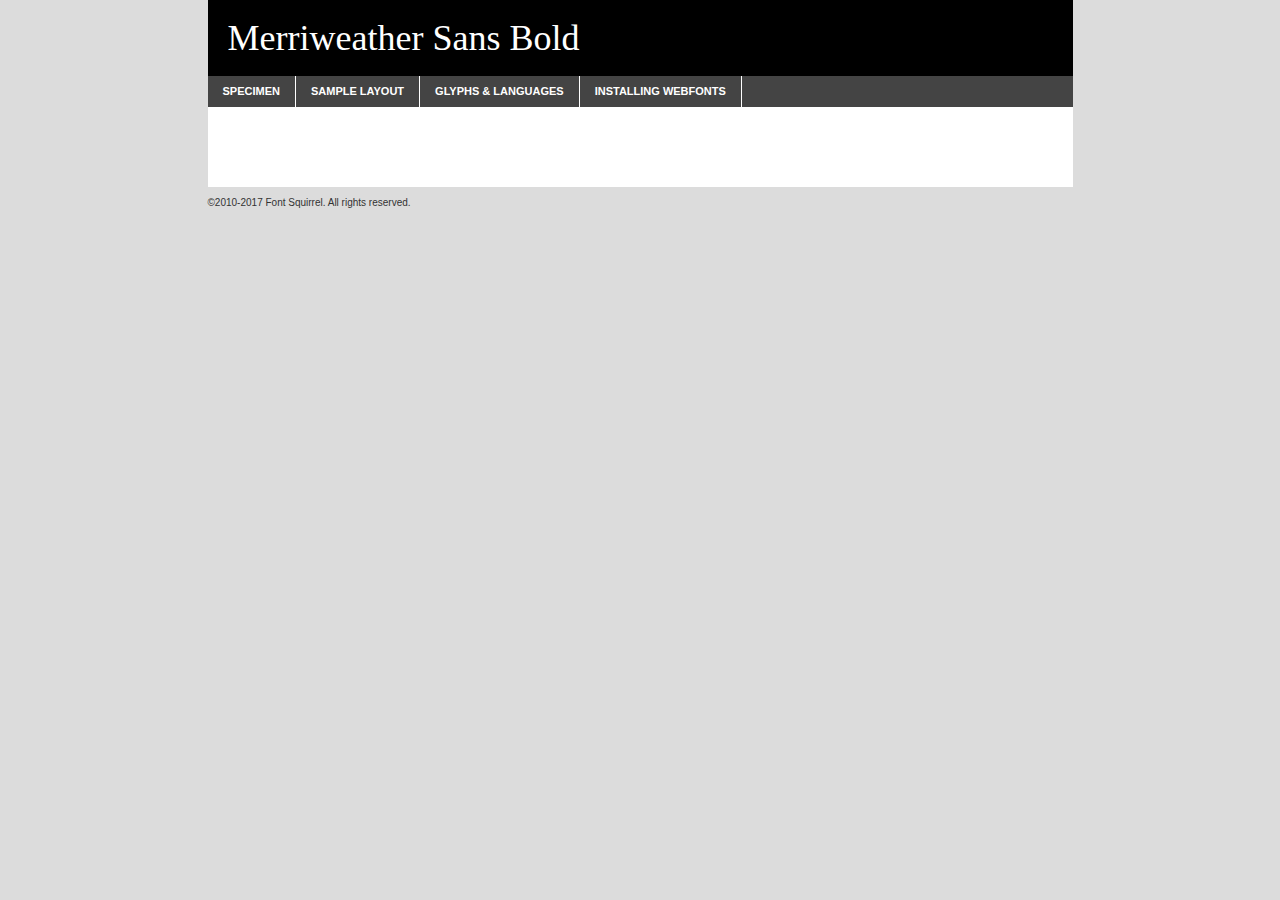
<file: font/merriweathersans-bold-demo.html>
<!DOCTYPE html PUBLIC "-//W3C//DTD XHTML 1.0 Transitional//EN"
        "http://www.w3.org/TR/xhtml1/DTD/xhtml1-transitional.dtd">

<html xmlns="http://www.w3.org/1999/xhtml" xml:lang="en" lang="en">
<head>
    <meta http-equiv="Content-Type" content="text/html; charset=utf-8"/>
    <script src="http://ajax.googleapis.com/ajax/libs/jquery/1.7.2/jquery.min.js" type="text/javascript" charset="utf-8"></script>
    <script type="text/javascript">
		(function($) {
			$.fn.easyTabs = function(option) {
				var param = jQuery.extend({ fadeSpeed: 'fast', defaultContent: 1, activeClass: 'active' }, option);
				$(this).each(function() {
					var thisId = '#' + this.id;
					if ( param.defaultContent == '' )
					{
						param.defaultContent = 1;
					}
					if ( typeof param.defaultContent == 'number' )
					{
						var defaultTab = $(thisId + ' .tabs li:eq(' + (param.defaultContent - 1) + ') a').attr('href').substr(1);
					}
					else
					{
						var defaultTab = param.defaultContent;
					}
					$(thisId + ' .tabs li a').each(function() {
						var tabToHide = $(this).attr('href').substr(1);
						$('#' + tabToHide).addClass('easytabs-tab-content');
					});
					hideAll();
					changeContent(defaultTab);

					function hideAll() {$(thisId + ' .easytabs-tab-content').hide();}

					function changeContent(tabId)
					{
						hideAll();
						$(thisId + ' .tabs li').removeClass(param.activeClass);
						$(thisId + ' .tabs li a[href=#' + tabId + ']').closest('li').addClass(param.activeClass);
						if ( param.fadeSpeed != 'none' )
						{
							$(thisId + ' #' + tabId).fadeIn(param.fadeSpeed);
						}
						else
						{
							$(thisId + ' #' + tabId).show();
						}
					}

					$(thisId + ' .tabs li').click(function() {
						var tabId = $(this).find('a').attr('href').substr(1);
						changeContent(tabId);
						return false;
					});
				});
			}
		})(jQuery);
    </script>
    <link rel="stylesheet" href="specimen_files/specimen_stylesheet.css" type="text/css" charset="utf-8"/>
    <link rel="stylesheet" href="stylesheet.css" type="text/css" charset="utf-8"/>

    <style type="text/css">
        		body {
			font-family: 'merriweather_sansbold';
        		}

            </style>

    <title>Merriweather Sans Bold Specimen</title>


    <script type="text/javascript" charset="utf-8">
		$(document).ready(function() {
			$('#container').easyTabs({ defaultContent: 1 });
		});
    </script>
</head>

<body>
<div id="container">
    <div id="header">
		Merriweather Sans Bold    </div>
    <ul class="tabs">
        <li><a href="#specimen">Specimen</a></li>
        <li><a href="#layout">Sample Layout</a></li>
		        <li><a href="#glyphs">Glyphs &amp; Languages</a></li>
        <li><a href="#installing">Installing Webfonts</a></li>

    </ul>

    <div id="main_content">


        <div id="specimen">

            <div class="section">
                <div class="grid12 firstcol">
                    <div class="huge">AaBb</div>
                </div>
            </div>

            <div class="section">
                <div class="glyph_range">A&#x200B;B&#x200b;C&#x200b;D&#x200b;E&#x200b;F&#x200b;G&#x200b;H&#x200b;I&#x200b;J&#x200b;K&#x200b;L&#x200b;M&#x200b;N&#x200b;O&#x200b;P&#x200b;Q&#x200b;R&#x200b;S&#x200b;T&#x200b;U&#x200b;V&#x200b;W&#x200b;X&#x200b;Y&#x200b;Z&#x200b;a&#x200b;b&#x200b;c&#x200b;d&#x200b;e&#x200b;f&#x200b;g&#x200b;h&#x200b;i&#x200b;j&#x200b;k&#x200b;l&#x200b;m&#x200b;n&#x200b;o&#x200b;p&#x200b;q&#x200b;r&#x200b;s&#x200b;t&#x200b;u&#x200b;v&#x200b;w&#x200b;x&#x200b;y&#x200b;z&#x200b;1&#x200b;2&#x200b;3&#x200b;4&#x200b;5&#x200b;6&#x200b;7&#x200b;8&#x200b;9&#x200b;0&#x200b;&amp;&#x200b;.&#x200b;,&#x200b;?&#x200b;!&#x200b;&#64;&#x200b;(&#x200b;)&#x200b;#&#x200b;$&#x200b;%&#x200b;*&#x200b;+&#x200b;-&#x200b;=&#x200b;:&#x200b;;</div>
            </div>
            <div class="section">
                <div class="grid12 firstcol">
                    <table class="sample_table">
                        <tr>
                            <td>10</td>
                            <td class="size10">abcdefghijklmnopqrstuvwxyzABCDEFGHIJKLMNOPQRSTUVWXYZ0123456789abcdefghijklmnopqrstuvwxyzABCDEFGHIJKLMNOPQRSTUVWXYZ0123456789abcdefghijklmnopqrstuvwxyzABCDEFGHIJKLMNOPQRSTUVWXYZ</td>
                        </tr>
                        <tr>
                            <td>11</td>
                            <td class="size11">abcdefghijklmnopqrstuvwxyzABCDEFGHIJKLMNOPQRSTUVWXYZ0123456789abcdefghijklmnopqrstuvwxyzABCDEFGHIJKLMNOPQRSTUVWXYZ0123456789abcdefghijklmnopqrstuvwxyzABCDEFGHIJKLMNOPQRSTUVWXYZ</td>
                        </tr>
                        <tr>
                            <td>12</td>
                            <td class="size12">abcdefghijklmnopqrstuvwxyzABCDEFGHIJKLMNOPQRSTUVWXYZ0123456789abcdefghijklmnopqrstuvwxyzABCDEFGHIJKLMNOPQRSTUVWXYZ0123456789abcdefghijklmnopqrstuvwxyzABCDEFGHIJKLMNOPQRSTUVWXYZ</td>
                        </tr>
                        <tr>
                            <td>13</td>
                            <td class="size13">abcdefghijklmnopqrstuvwxyzABCDEFGHIJKLMNOPQRSTUVWXYZ0123456789abcdefghijklmnopqrstuvwxyzABCDEFGHIJKLMNOPQRSTUVWXYZ0123456789abcdefghijklmnopqrstuvwxyzABCDEFGHIJKLMNOPQRSTUVWXYZ</td>
                        </tr>
                        <tr>
                            <td>14</td>
                            <td class="size14">abcdefghijklmnopqrstuvwxyzABCDEFGHIJKLMNOPQRSTUVWXYZ0123456789abcdefghijklmnopqrstuvwxyzABCDEFGHIJKLMNOPQRSTUVWXYZ0123456789abcdefghijklmnopqrstuvwxyzABCDEFGHIJKLMNOPQRSTUVWXYZ</td>
                        </tr>
                        <tr>
                            <td>16</td>
                            <td class="size16">abcdefghijklmnopqrstuvwxyzABCDEFGHIJKLMNOPQRSTUVWXYZ0123456789abcdefghijklmnopqrstuvwxyzABCDEFGHIJKLMNOPQRSTUVWXYZ</td>
                        </tr>
                        <tr>
                            <td>18</td>
                            <td class="size18">abcdefghijklmnopqrstuvwxyzABCDEFGHIJKLMNOPQRSTUVWXYZ0123456789abcdefghijklmnopqrstuvwxyzABCDEFGHIJKLMNOPQRSTUVWXYZ</td>
                        </tr>
                        <tr>
                            <td>20</td>
                            <td class="size20">abcdefghijklmnopqrstuvwxyzABCDEFGHIJKLMNOPQRSTUVWXYZ0123456789abcdefghijklmnopqrstuvwxyzABCDEFGHIJKLMNOPQRSTUVWXYZ</td>
                        </tr>
                        <tr>
                            <td>24</td>
                            <td class="size24">abcdefghijklmnopqrstuvwxyzABCDEFGHIJKLMNOPQRSTUVWXYZ0123456789abcdefghijklmnopqrstuvwxyzABCDEFGHIJKLMNOPQRSTUVWXYZ</td>
                        </tr>
                        <tr>
                            <td>30</td>
                            <td class="size30">abcdefghijklmnopqrstuvwxyzABCDEFGHIJKLMNOPQRSTUVWXYZ0123456789abcdefghijklmnopqrstuvwxyzABCDEFGHIJKLMNOPQRSTUVWXYZ</td>
                        </tr>
                        <tr>
                            <td>36</td>
                            <td class="size36">abcdefghijklmnopqrstuvwxyzABCDEFGHIJKLMNOPQRSTUVWXYZ0123456789abcdefghijklmnopqrstuvwxyzABCDEFGHIJKLMNOPQRSTUVWXYZ</td>
                        </tr>
                        <tr>
                            <td>48</td>
                            <td class="size48">abcdefghijklmnopqrstuvwxyzABCDEFGHIJKLMNOPQRSTUVWXYZ0123456789abcdefghijklmnopqrstuvwxyzABCDEFGHIJKLMNOPQRSTUVWXYZ</td>
                        </tr>
                        <tr>
                            <td>60</td>
                            <td class="size60">abcdefghijklmnopqrstuvwxyzABCDEFGHIJKLMNOPQRSTUVWXYZ0123456789abcdefghijklmnopqrstuvwxyzABCDEFGHIJKLMNOPQRSTUVWXYZ</td>
                        </tr>
                        <tr>
                            <td>72</td>
                            <td class="size72">abcdefghijklmnopqrstuvwxyzABCDEFGHIJKLMNOPQRSTUVWXYZ0123456789abcdefghijklmnopqrstuvwxyzABCDEFGHIJKLMNOPQRSTUVWXYZ</td>
                        </tr>
                        <tr>
                            <td>90</td>
                            <td class="size90">abcdefghijklmnopqrstuvwxyzABCDEFGHIJKLMNOPQRSTUVWXYZ0123456789abcdefghijklmnopqrstuvwxyzABCDEFGHIJKLMNOPQRSTUVWXYZ</td>
                        </tr>
                    </table>

                </div>

            </div>


            <div class="section" id="bodycomparison">


                <div id="xheight">
                    <div class="fontbody">&#x25FC;&#x25FC;&#x25FC;&#x25FC;&#x25FC;&#x25FC;&#x25FC;&#x25FC;&#x25FC;&#x25FC;&#x25FC;&#x25FC;&#x25FC;&#x25FC;&#x25FC;&#x25FC;&#x25FC;&#x25FC;&#x25FC;&#x25FC;&#x25FC;&#x25FC;&#x25FC;&#x25FC;&#x25FC;&#x25FC;&#x25FC;&#x25FC;&#x25FC;&#x25FC;&#x25FC;&#x25FC;&#x25FC;&#x25FC;&#x25FC;&#x25FC;&#x25FC;&#x25FC;&#x25FC;&#x25FC;&#x25FC;&#x25FC;&#x25FC;&#x25FC;&#x25FC;&#x25FC;&#x25FC;&#x25FC;&#x25FC;&#x25FC;&#x25FC;&#x25FC;&#x25FC;&#x25FC;&#x25FC;&#x25FC;&#x25FC;&#x25FC;&#x25FC;&#x25FC;&#x25FC;&#x25FC;&#x25FC;&#x25FC;&#x25FC;&#x25FC;&#x25FC;&#x25FC;&#x25FC;&#x25FC;&#x25FC;&#x25FC;&#x25FC;&#x25FC;&#x25FC;&#x25FC;&#x25FC;&#x25FC;&#x25FC;&#x25FC;&#x25FC;&#x25FC;&#x25FC;&#x25FC;&#x25FC;&#x25FC;&#x25FC;&#x25FC;&#x25FC;&#x25FC;&#x25FC;&#x25FC;&#x25FC;&#x25FC;&#x25FC;&#x25FC;&#x25FC;&#x25FC;&#x25FC;body</div>
                    <div class="arialbody">body</div>
                    <div class="verdanabody">body</div>
                    <div class="georgiabody">body</div>
                </div>
                <div class="fontbody" style="z-index:1">
                    body<span>Merriweather Sans Bold</span>
                </div>
                <div class="arialbody" style="z-index:1">
                    body<span>Arial</span>
                </div>
                <div class="verdanabody" style="z-index:1">
                    body<span>Verdana</span>
                </div>
                <div class="georgiabody" style="z-index:1">
                    body<span>Georgia</span>
                </div>


            </div>


            <div class="section psample psample_row1" id="">

                <div class="grid2 firstcol">
                    <p class="size10"><span>10.</span>Aenean lacinia bibendum nulla sed consectetur. Fusce dapibus, tellus ac cursus commodo, tortor mauris condimentum nibh, ut fermentum massa justo sit amet risus. Nullam id dolor id nibh ultricies vehicula ut id elit. Cum sociis natoque penatibus et magnis dis parturient montes, nascetur ridiculus mus. Nulla vitae elit libero, a pharetra augue.</p>

                </div>
                <div class="grid3">
                    <p class="size11"><span>11.</span>Aenean lacinia bibendum nulla sed consectetur. Fusce dapibus, tellus ac cursus commodo, tortor mauris condimentum nibh, ut fermentum massa justo sit amet risus. Nullam id dolor id nibh ultricies vehicula ut id elit. Cum sociis natoque penatibus et magnis dis parturient montes, nascetur ridiculus mus. Nulla vitae elit libero, a pharetra augue.</p>

                </div>
                <div class="grid3">
                    <p class="size12"><span>12.</span>Aenean lacinia bibendum nulla sed consectetur. Fusce dapibus, tellus ac cursus commodo, tortor mauris condimentum nibh, ut fermentum massa justo sit amet risus. Nullam id dolor id nibh ultricies vehicula ut id elit. Cum sociis natoque penatibus et magnis dis parturient montes, nascetur ridiculus mus. Nulla vitae elit libero, a pharetra augue.</p>

                </div>
                <div class="grid4">
                    <p class="size13"><span>13.</span>Aenean lacinia bibendum nulla sed consectetur. Fusce dapibus, tellus ac cursus commodo, tortor mauris condimentum nibh, ut fermentum massa justo sit amet risus. Nullam id dolor id nibh ultricies vehicula ut id elit. Cum sociis natoque penatibus et magnis dis parturient montes, nascetur ridiculus mus. Nulla vitae elit libero, a pharetra augue.</p>

                </div>
                <div class="white_blend"></div>

            </div>
            <div class="section psample psample_row2" id="">
                <div class="grid3 firstcol">
                    <p class="size14"><span>14.</span>Aenean lacinia bibendum nulla sed consectetur. Fusce dapibus, tellus ac cursus commodo, tortor mauris condimentum nibh, ut fermentum massa justo sit amet risus. Nullam id dolor id nibh ultricies vehicula ut id elit. Cum sociis natoque penatibus et magnis dis parturient montes, nascetur ridiculus mus. Nulla vitae elit libero, a pharetra augue.</p>

                </div>
                <div class="grid4">
                    <p class="size16"><span>16.</span>Aenean lacinia bibendum nulla sed consectetur. Fusce dapibus, tellus ac cursus commodo, tortor mauris condimentum nibh, ut fermentum massa justo sit amet risus. Nullam id dolor id nibh ultricies vehicula ut id elit. Cum sociis natoque penatibus et magnis dis parturient montes, nascetur ridiculus mus. Nulla vitae elit libero, a pharetra augue.</p>

                </div>
                <div class="grid5">
                    <p class="size18"><span>18.</span>Aenean lacinia bibendum nulla sed consectetur. Fusce dapibus, tellus ac cursus commodo, tortor mauris condimentum nibh, ut fermentum massa justo sit amet risus. Nullam id dolor id nibh ultricies vehicula ut id elit. Cum sociis natoque penatibus et magnis dis parturient montes, nascetur ridiculus mus. Nulla vitae elit libero, a pharetra augue.</p>

                </div>

                <div class="white_blend"></div>

            </div>

            <div class="section psample psample_row3" id="">
                <div class="grid5 firstcol">
                    <p class="size20"><span>20.</span>Aenean lacinia bibendum nulla sed consectetur. Fusce dapibus, tellus ac cursus commodo, tortor mauris condimentum nibh, ut fermentum massa justo sit amet risus. Nullam id dolor id nibh ultricies vehicula ut id elit. Cum sociis natoque penatibus et magnis dis parturient montes, nascetur ridiculus mus. Nulla vitae elit libero, a pharetra augue.</p>
                </div>
                <div class="grid7">
                    <p class="size24"><span>24.</span>Aenean lacinia bibendum nulla sed consectetur. Fusce dapibus, tellus ac cursus commodo, tortor mauris condimentum nibh, ut fermentum massa justo sit amet risus. Nullam id dolor id nibh ultricies vehicula ut id elit. Cum sociis natoque penatibus et magnis dis parturient montes, nascetur ridiculus mus. Nulla vitae elit libero, a pharetra augue.</p>
                </div>

                <div class="white_blend"></div>

            </div>

            <div class="section psample psample_row4" id="">
                <div class="grid12 firstcol">
                    <p class="size30"><span>30.</span>Aenean lacinia bibendum nulla sed consectetur. Fusce dapibus, tellus ac cursus commodo, tortor mauris condimentum nibh, ut fermentum massa justo sit amet risus. Nullam id dolor id nibh ultricies vehicula ut id elit. Cum sociis natoque penatibus et magnis dis parturient montes, nascetur ridiculus mus. Nulla vitae elit libero, a pharetra augue.</p>
                </div>
                <div class="white_blend"></div>

            </div>


            <div class="section psample psample_row1 fullreverse">
                <div class="grid2 firstcol">
                    <p class="size10"><span>10.</span>Aenean lacinia bibendum nulla sed consectetur. Fusce dapibus, tellus ac cursus commodo, tortor mauris condimentum nibh, ut fermentum massa justo sit amet risus. Nullam id dolor id nibh ultricies vehicula ut id elit. Cum sociis natoque penatibus et magnis dis parturient montes, nascetur ridiculus mus. Nulla vitae elit libero, a pharetra augue.</p>

                </div>
                <div class="grid3">
                    <p class="size11"><span>11.</span>Aenean lacinia bibendum nulla sed consectetur. Fusce dapibus, tellus ac cursus commodo, tortor mauris condimentum nibh, ut fermentum massa justo sit amet risus. Nullam id dolor id nibh ultricies vehicula ut id elit. Cum sociis natoque penatibus et magnis dis parturient montes, nascetur ridiculus mus. Nulla vitae elit libero, a pharetra augue.</p>

                </div>
                <div class="grid3">
                    <p class="size12"><span>12.</span>Aenean lacinia bibendum nulla sed consectetur. Fusce dapibus, tellus ac cursus commodo, tortor mauris condimentum nibh, ut fermentum massa justo sit amet risus. Nullam id dolor id nibh ultricies vehicula ut id elit. Cum sociis natoque penatibus et magnis dis parturient montes, nascetur ridiculus mus. Nulla vitae elit libero, a pharetra augue.</p>

                </div>
                <div class="grid4">
                    <p class="size13"><span>13.</span>Aenean lacinia bibendum nulla sed consectetur. Fusce dapibus, tellus ac cursus commodo, tortor mauris condimentum nibh, ut fermentum massa justo sit amet risus. Nullam id dolor id nibh ultricies vehicula ut id elit. Cum sociis natoque penatibus et magnis dis parturient montes, nascetur ridiculus mus. Nulla vitae elit libero, a pharetra augue.</p>

                </div>
                <div class="black_blend"></div>

            </div>

            <div class="section psample psample_row2 fullreverse">
                <div class="grid3 firstcol">
                    <p class="size14"><span>14.</span>Aenean lacinia bibendum nulla sed consectetur. Fusce dapibus, tellus ac cursus commodo, tortor mauris condimentum nibh, ut fermentum massa justo sit amet risus. Nullam id dolor id nibh ultricies vehicula ut id elit. Cum sociis natoque penatibus et magnis dis parturient montes, nascetur ridiculus mus. Nulla vitae elit libero, a pharetra augue.</p>

                </div>
                <div class="grid4">
                    <p class="size16"><span>16.</span>Aenean lacinia bibendum nulla sed consectetur. Fusce dapibus, tellus ac cursus commodo, tortor mauris condimentum nibh, ut fermentum massa justo sit amet risus. Nullam id dolor id nibh ultricies vehicula ut id elit. Cum sociis natoque penatibus et magnis dis parturient montes, nascetur ridiculus mus. Nulla vitae elit libero, a pharetra augue.</p>

                </div>
                <div class="grid5">
                    <p class="size18"><span>18.</span>Aenean lacinia bibendum nulla sed consectetur. Fusce dapibus, tellus ac cursus commodo, tortor mauris condimentum nibh, ut fermentum massa justo sit amet risus. Nullam id dolor id nibh ultricies vehicula ut id elit. Cum sociis natoque penatibus et magnis dis parturient montes, nascetur ridiculus mus. Nulla vitae elit libero, a pharetra augue.</p>

                </div>
                <div class="black_blend"></div>

            </div>

            <div class="section psample fullreverse psample_row3" id="">
                <div class="grid5 firstcol">
                    <p class="size20"><span>20.</span>Aenean lacinia bibendum nulla sed consectetur. Fusce dapibus, tellus ac cursus commodo, tortor mauris condimentum nibh, ut fermentum massa justo sit amet risus. Nullam id dolor id nibh ultricies vehicula ut id elit. Cum sociis natoque penatibus et magnis dis parturient montes, nascetur ridiculus mus. Nulla vitae elit libero, a pharetra augue.</p>
                </div>
                <div class="grid7">
                    <p class="size24"><span>24.</span>Aenean lacinia bibendum nulla sed consectetur. Fusce dapibus, tellus ac cursus commodo, tortor mauris condimentum nibh, ut fermentum massa justo sit amet risus. Nullam id dolor id nibh ultricies vehicula ut id elit. Cum sociis natoque penatibus et magnis dis parturient montes, nascetur ridiculus mus. Nulla vitae elit libero, a pharetra augue.</p>
                </div>

                <div class="black_blend"></div>

            </div>

            <div class="section psample fullreverse psample_row4" id="" style="border-bottom: 20px #000 solid;">
                <div class="grid12 firstcol">
                    <p class="size30"><span>30.</span>Aenean lacinia bibendum nulla sed consectetur. Fusce dapibus, tellus ac cursus commodo, tortor mauris condimentum nibh, ut fermentum massa justo sit amet risus. Nullam id dolor id nibh ultricies vehicula ut id elit. Cum sociis natoque penatibus et magnis dis parturient montes, nascetur ridiculus mus. Nulla vitae elit libero, a pharetra augue.</p>
                </div>
                <div class="black_blend"></div>

            </div>


        </div>

        <div id="layout">

            <div class="section">

                <div class="grid12 firstcol">
                    <h1>Lorem Ipsum Dolor</h1>
                    <h2>Etiam porta sem malesuada magna mollis euismod</h2>

                    <p class="byline">By <a href="#link">Aenean Lacinia</a></p>
                </div>
            </div>
            <div class="section">
                <div class="grid8 firstcol">
                    <p class="large">Donec sed odio dui. Morbi leo risus, porta ac consectetur ac, vestibulum at eros. Fusce dapibus, tellus ac cursus commodo, tortor mauris condimentum nibh, ut fermentum massa justo sit amet risus. </p>


                    <h3>Pellentesque ornare sem</h3>

                    <p>Maecenas sed diam eget risus varius blandit sit amet non magna. Maecenas faucibus mollis interdum. Donec ullamcorper nulla non metus auctor fringilla. Nullam id dolor id nibh ultricies vehicula ut id elit. Nullam id dolor id nibh ultricies vehicula ut id elit. </p>

                    <p>Aenean eu leo quam. Pellentesque ornare sem lacinia quam venenatis vestibulum. Lorem ipsum dolor sit amet, consectetur adipiscing elit. Cum sociis natoque penatibus et magnis dis parturient montes, nascetur ridiculus mus. </p>

                    <p>Nulla vitae elit libero, a pharetra augue. Praesent commodo cursus magna, vel scelerisque nisl consectetur et. Aenean lacinia bibendum nulla sed consectetur. </p>

                    <p>Nullam quis risus eget urna mollis ornare vel eu leo. Nullam quis risus eget urna mollis ornare vel eu leo. Maecenas sed diam eget risus varius blandit sit amet non magna. Donec ullamcorper nulla non metus auctor fringilla. </p>

                    <h3>Cras mattis consectetur</h3>

                    <p>Aenean eu leo quam. Pellentesque ornare sem lacinia quam venenatis vestibulum. Aenean lacinia bibendum nulla sed consectetur. Integer posuere erat a ante venenatis dapibus posuere velit aliquet. Cras mattis consectetur purus sit amet fermentum. </p>

                    <p>Nullam id dolor id nibh ultricies vehicula ut id elit. Nullam quis risus eget urna mollis ornare vel eu leo. Cras mattis consectetur purus sit amet fermentum.</p>
                </div>

                <div class="grid4 sidebar">

                    <div class="box reverse">
                        <p class="last">Nullam quis risus eget urna mollis ornare vel eu leo. Donec ullamcorper nulla non metus auctor fringilla. Cras mattis consectetur purus sit amet fermentum. Sed posuere consectetur est at lobortis. Lorem ipsum dolor sit amet, consectetur adipiscing elit. </p>
                    </div>

                    <p class="caption">Maecenas sed diam eget risus varius.</p>

                    <p>Vestibulum id ligula porta felis euismod semper. Integer posuere erat a ante venenatis dapibus posuere velit aliquet. Vestibulum id ligula porta felis euismod semper. Sed posuere consectetur est at lobortis. Maecenas sed diam eget risus varius blandit sit amet non magna. Fusce dapibus, tellus ac cursus commodo, tortor mauris condimentum nibh, ut fermentum massa justo sit amet risus. </p>


                    <p>Duis mollis, est non commodo luctus, nisi erat porttitor ligula, eget lacinia odio sem nec elit. Aenean lacinia bibendum nulla sed consectetur. Vivamus sagittis lacus vel augue laoreet rutrum faucibus dolor auctor. Aenean lacinia bibendum nulla sed consectetur. Nullam quis risus eget urna mollis ornare vel eu leo. </p>

                    <p>Praesent commodo cursus magna, vel scelerisque nisl consectetur et. Donec ullamcorper nulla non metus auctor fringilla. Maecenas faucibus mollis interdum. Fusce dapibus, tellus ac cursus commodo, tortor mauris condimentum nibh, ut fermentum massa justo sit amet risus. </p>

                </div>
            </div>

        </div>


		

        <div id="glyphs">
            <div class="section">
                <div class="grid12 firstcol">

                    <h1>Language Support</h1>
                    <p>The subset of Merriweather Sans Bold in this kit supports the following languages:<br/>

						Albanian, Basque, Breton, Chamorro, Danish, Dutch, English, Faroese, Finnish, French, Frisian, Galician, German, Icelandic, Italian, Malagasy, Norwegian, Portuguese, Spanish, Alsatian, Aragonese, Arapaho, Arrernte, Asturian, Aymara, Bislama, Cebuano, Corsican, Fijian, French_creole, Genoese, Gilbertese, Greenlandic, Haitian_creole, Hiligaynon, Hmong, Hopi, Ibanag, Iloko_ilokano, Indonesian, Interglossa_glosa, Interlingua, Irish_gaelic, Jerriais, Lojban, Lombard, Luxembourgeois, Manx, Mohawk, Norfolk_pitcairnese, Occitan, Oromo, Pangasinan, Papiamento, Piedmontese, Potawatomi, Rhaeto-romance, Romansh, Rotokas, Sami_lule, Samoan, Sardinian, Scots_gaelic, Seychelles_creole, Shona, Sicilian, Somali, Southern_ndebele, Swahili, Swati_swazi, Tagalog_filipino_pilipino, Tetum, Tok_pisin, Uyghur_latinized, Volapuk, Walloon, Warlpiri, Xhosa, Yapese, Zulu, Latinbasic, Ubasic, Demo                    </p>
                    <h1>Glyph Chart</h1>
                    <p>The subset of Merriweather Sans Bold in this kit includes all the glyphs listed below. Unicode entities are included above each glyph to help you insert individual characters into your layout.</p>
                    <div id="glyph_chart">

																				                                <div><p>&amp;#1;</p>&#1;</div>
																				                                <div><p>&amp;#2;</p>&#2;</div>
																				                                <div><p>&amp;#3;</p>&#3;</div>
																				                                <div><p>&amp;#5;</p>&#5;</div>
																				                                <div><p>&amp;#6;</p>&#6;</div>
																				                                <div><p>&amp;#7;</p>&#7;</div>
																				                                <div><p>&amp;#8;</p>&#8;</div>
																				                                <div><p>&amp;#9;</p>&#9;</div>
																				                                <div><p>&amp;#10;</p>&#10;</div>
																				                                <div><p>&amp;#16;</p>&#16;</div>
																				                                <div><p>&amp;#17;</p>&#17;</div>
																				                                <div><p>&amp;#18;</p>&#18;</div>
																				                                <div><p>&amp;#19;</p>&#19;</div>
																				                                <div><p>&amp;#20;</p>&#20;</div>
																				                                <div><p>&amp;#21;</p>&#21;</div>
																				                                <div><p>&amp;#22;</p>&#22;</div>
																				                                <div><p>&amp;#23;</p>&#23;</div>
																				                                <div><p>&amp;#24;</p>&#24;</div>
																				                                <div><p>&amp;#25;</p>&#25;</div>
																				                                <div><p>&amp;#30;</p>&#30;</div>
																				                                <div><p>&amp;#31;</p>&#31;</div>
																				                                <div><p>&amp;#32;</p>&#32;</div>
																				                                <div><p>&amp;#33;</p>&#33;</div>
																				                                <div><p>&amp;#34;</p>&#34;</div>
																				                                <div><p>&amp;#35;</p>&#35;</div>
																				                                <div><p>&amp;#36;</p>&#36;</div>
																				                                <div><p>&amp;#37;</p>&#37;</div>
																				                                <div><p>&amp;#38;</p>&#38;</div>
																				                                <div><p>&amp;#39;</p>&#39;</div>
																				                                <div><p>&amp;#40;</p>&#40;</div>
																				                                <div><p>&amp;#41;</p>&#41;</div>
																				                                <div><p>&amp;#42;</p>&#42;</div>
																				                                <div><p>&amp;#43;</p>&#43;</div>
																				                                <div><p>&amp;#44;</p>&#44;</div>
																				                                <div><p>&amp;#45;</p>&#45;</div>
																				                                <div><p>&amp;#46;</p>&#46;</div>
																				                                <div><p>&amp;#47;</p>&#47;</div>
																				                                <div><p>&amp;#48;</p>&#48;</div>
																				                                <div><p>&amp;#49;</p>&#49;</div>
																				                                <div><p>&amp;#50;</p>&#50;</div>
																				                                <div><p>&amp;#51;</p>&#51;</div>
																				                                <div><p>&amp;#52;</p>&#52;</div>
																				                                <div><p>&amp;#53;</p>&#53;</div>
																				                                <div><p>&amp;#54;</p>&#54;</div>
																				                                <div><p>&amp;#55;</p>&#55;</div>
																				                                <div><p>&amp;#56;</p>&#56;</div>
																				                                <div><p>&amp;#57;</p>&#57;</div>
																				                                <div><p>&amp;#58;</p>&#58;</div>
																				                                <div><p>&amp;#59;</p>&#59;</div>
																				                                <div><p>&amp;#60;</p>&#60;</div>
																				                                <div><p>&amp;#61;</p>&#61;</div>
																				                                <div><p>&amp;#62;</p>&#62;</div>
																				                                <div><p>&amp;#63;</p>&#63;</div>
																				                                <div><p>&amp;#64;</p>&#64;</div>
																				                                <div><p>&amp;#65;</p>&#65;</div>
																				                                <div><p>&amp;#66;</p>&#66;</div>
																				                                <div><p>&amp;#67;</p>&#67;</div>
																				                                <div><p>&amp;#68;</p>&#68;</div>
																				                                <div><p>&amp;#69;</p>&#69;</div>
																				                                <div><p>&amp;#70;</p>&#70;</div>
																				                                <div><p>&amp;#71;</p>&#71;</div>
																				                                <div><p>&amp;#72;</p>&#72;</div>
																				                                <div><p>&amp;#73;</p>&#73;</div>
																				                                <div><p>&amp;#74;</p>&#74;</div>
																				                                <div><p>&amp;#75;</p>&#75;</div>
																				                                <div><p>&amp;#76;</p>&#76;</div>
																				                                <div><p>&amp;#77;</p>&#77;</div>
																				                                <div><p>&amp;#78;</p>&#78;</div>
																				                                <div><p>&amp;#79;</p>&#79;</div>
																				                                <div><p>&amp;#80;</p>&#80;</div>
																				                                <div><p>&amp;#81;</p>&#81;</div>
																				                                <div><p>&amp;#82;</p>&#82;</div>
																				                                <div><p>&amp;#83;</p>&#83;</div>
																				                                <div><p>&amp;#84;</p>&#84;</div>
																				                                <div><p>&amp;#85;</p>&#85;</div>
																				                                <div><p>&amp;#86;</p>&#86;</div>
																				                                <div><p>&amp;#87;</p>&#87;</div>
																				                                <div><p>&amp;#88;</p>&#88;</div>
																				                                <div><p>&amp;#89;</p>&#89;</div>
																				                                <div><p>&amp;#90;</p>&#90;</div>
																				                                <div><p>&amp;#91;</p>&#91;</div>
																				                                <div><p>&amp;#92;</p>&#92;</div>
																				                                <div><p>&amp;#93;</p>&#93;</div>
																				                                <div><p>&amp;#94;</p>&#94;</div>
																				                                <div><p>&amp;#95;</p>&#95;</div>
																				                                <div><p>&amp;#96;</p>&#96;</div>
																				                                <div><p>&amp;#97;</p>&#97;</div>
																				                                <div><p>&amp;#98;</p>&#98;</div>
																				                                <div><p>&amp;#99;</p>&#99;</div>
																				                                <div><p>&amp;#100;</p>&#100;</div>
																				                                <div><p>&amp;#101;</p>&#101;</div>
																				                                <div><p>&amp;#102;</p>&#102;</div>
																				                                <div><p>&amp;#103;</p>&#103;</div>
																				                                <div><p>&amp;#104;</p>&#104;</div>
																				                                <div><p>&amp;#105;</p>&#105;</div>
																				                                <div><p>&amp;#106;</p>&#106;</div>
																				                                <div><p>&amp;#107;</p>&#107;</div>
																				                                <div><p>&amp;#108;</p>&#108;</div>
																				                                <div><p>&amp;#109;</p>&#109;</div>
																				                                <div><p>&amp;#110;</p>&#110;</div>
																				                                <div><p>&amp;#111;</p>&#111;</div>
																				                                <div><p>&amp;#112;</p>&#112;</div>
																				                                <div><p>&amp;#113;</p>&#113;</div>
																				                                <div><p>&amp;#114;</p>&#114;</div>
																				                                <div><p>&amp;#115;</p>&#115;</div>
																				                                <div><p>&amp;#116;</p>&#116;</div>
																				                                <div><p>&amp;#117;</p>&#117;</div>
																				                                <div><p>&amp;#118;</p>&#118;</div>
																				                                <div><p>&amp;#119;</p>&#119;</div>
																				                                <div><p>&amp;#120;</p>&#120;</div>
																				                                <div><p>&amp;#121;</p>&#121;</div>
																				                                <div><p>&amp;#122;</p>&#122;</div>
																				                                <div><p>&amp;#123;</p>&#123;</div>
																				                                <div><p>&amp;#124;</p>&#124;</div>
																				                                <div><p>&amp;#125;</p>&#125;</div>
																				                                <div><p>&amp;#126;</p>&#126;</div>
																				                                <div><p>&amp;#127;</p>&#127;</div>
																				                                <div><p>&amp;#160;</p>&#160;</div>
																				                                <div><p>&amp;#161;</p>&#161;</div>
																				                                <div><p>&amp;#162;</p>&#162;</div>
																				                                <div><p>&amp;#163;</p>&#163;</div>
																				                                <div><p>&amp;#164;</p>&#164;</div>
																				                                <div><p>&amp;#165;</p>&#165;</div>
																				                                <div><p>&amp;#166;</p>&#166;</div>
																				                                <div><p>&amp;#167;</p>&#167;</div>
																				                                <div><p>&amp;#168;</p>&#168;</div>
																				                                <div><p>&amp;#169;</p>&#169;</div>
																				                                <div><p>&amp;#170;</p>&#170;</div>
																				                                <div><p>&amp;#171;</p>&#171;</div>
																				                                <div><p>&amp;#172;</p>&#172;</div>
																				                                <div><p>&amp;#173;</p>&#173;</div>
																				                                <div><p>&amp;#174;</p>&#174;</div>
																				                                <div><p>&amp;#175;</p>&#175;</div>
																				                                <div><p>&amp;#176;</p>&#176;</div>
																				                                <div><p>&amp;#177;</p>&#177;</div>
																				                                <div><p>&amp;#178;</p>&#178;</div>
																				                                <div><p>&amp;#179;</p>&#179;</div>
																				                                <div><p>&amp;#180;</p>&#180;</div>
																				                                <div><p>&amp;#181;</p>&#181;</div>
																				                                <div><p>&amp;#182;</p>&#182;</div>
																				                                <div><p>&amp;#183;</p>&#183;</div>
																				                                <div><p>&amp;#184;</p>&#184;</div>
																				                                <div><p>&amp;#185;</p>&#185;</div>
																				                                <div><p>&amp;#186;</p>&#186;</div>
																				                                <div><p>&amp;#187;</p>&#187;</div>
																				                                <div><p>&amp;#188;</p>&#188;</div>
																				                                <div><p>&amp;#189;</p>&#189;</div>
																				                                <div><p>&amp;#190;</p>&#190;</div>
																				                                <div><p>&amp;#191;</p>&#191;</div>
																				                                <div><p>&amp;#192;</p>&#192;</div>
																				                                <div><p>&amp;#193;</p>&#193;</div>
																				                                <div><p>&amp;#194;</p>&#194;</div>
																				                                <div><p>&amp;#195;</p>&#195;</div>
																				                                <div><p>&amp;#196;</p>&#196;</div>
																				                                <div><p>&amp;#197;</p>&#197;</div>
																				                                <div><p>&amp;#198;</p>&#198;</div>
																				                                <div><p>&amp;#199;</p>&#199;</div>
																				                                <div><p>&amp;#200;</p>&#200;</div>
																				                                <div><p>&amp;#201;</p>&#201;</div>
																				                                <div><p>&amp;#202;</p>&#202;</div>
																				                                <div><p>&amp;#203;</p>&#203;</div>
																				                                <div><p>&amp;#204;</p>&#204;</div>
																				                                <div><p>&amp;#205;</p>&#205;</div>
																				                                <div><p>&amp;#206;</p>&#206;</div>
																				                                <div><p>&amp;#207;</p>&#207;</div>
																				                                <div><p>&amp;#208;</p>&#208;</div>
																				                                <div><p>&amp;#209;</p>&#209;</div>
																				                                <div><p>&amp;#210;</p>&#210;</div>
																				                                <div><p>&amp;#211;</p>&#211;</div>
																				                                <div><p>&amp;#212;</p>&#212;</div>
																				                                <div><p>&amp;#213;</p>&#213;</div>
																				                                <div><p>&amp;#214;</p>&#214;</div>
																				                                <div><p>&amp;#215;</p>&#215;</div>
																				                                <div><p>&amp;#216;</p>&#216;</div>
																				                                <div><p>&amp;#217;</p>&#217;</div>
																				                                <div><p>&amp;#218;</p>&#218;</div>
																				                                <div><p>&amp;#219;</p>&#219;</div>
																				                                <div><p>&amp;#220;</p>&#220;</div>
																				                                <div><p>&amp;#221;</p>&#221;</div>
																				                                <div><p>&amp;#222;</p>&#222;</div>
																				                                <div><p>&amp;#223;</p>&#223;</div>
																				                                <div><p>&amp;#224;</p>&#224;</div>
																				                                <div><p>&amp;#225;</p>&#225;</div>
																				                                <div><p>&amp;#226;</p>&#226;</div>
																				                                <div><p>&amp;#227;</p>&#227;</div>
																				                                <div><p>&amp;#228;</p>&#228;</div>
																				                                <div><p>&amp;#229;</p>&#229;</div>
																				                                <div><p>&amp;#230;</p>&#230;</div>
																				                                <div><p>&amp;#231;</p>&#231;</div>
																				                                <div><p>&amp;#232;</p>&#232;</div>
																				                                <div><p>&amp;#233;</p>&#233;</div>
																				                                <div><p>&amp;#234;</p>&#234;</div>
																				                                <div><p>&amp;#235;</p>&#235;</div>
																				                                <div><p>&amp;#236;</p>&#236;</div>
																				                                <div><p>&amp;#237;</p>&#237;</div>
																				                                <div><p>&amp;#238;</p>&#238;</div>
																				                                <div><p>&amp;#239;</p>&#239;</div>
																				                                <div><p>&amp;#240;</p>&#240;</div>
																				                                <div><p>&amp;#241;</p>&#241;</div>
																				                                <div><p>&amp;#242;</p>&#242;</div>
																				                                <div><p>&amp;#243;</p>&#243;</div>
																				                                <div><p>&amp;#244;</p>&#244;</div>
																				                                <div><p>&amp;#245;</p>&#245;</div>
																				                                <div><p>&amp;#246;</p>&#246;</div>
																				                                <div><p>&amp;#247;</p>&#247;</div>
																				                                <div><p>&amp;#248;</p>&#248;</div>
																				                                <div><p>&amp;#249;</p>&#249;</div>
																				                                <div><p>&amp;#250;</p>&#250;</div>
																				                                <div><p>&amp;#251;</p>&#251;</div>
																				                                <div><p>&amp;#252;</p>&#252;</div>
																				                                <div><p>&amp;#253;</p>&#253;</div>
																				                                <div><p>&amp;#254;</p>&#254;</div>
																				                                <div><p>&amp;#255;</p>&#255;</div>
																				                                <div><p>&amp;#338;</p>&#338;</div>
																				                                <div><p>&amp;#339;</p>&#339;</div>
																				                                <div><p>&amp;#376;</p>&#376;</div>
																				                                <div><p>&amp;#710;</p>&#710;</div>
																				                                <div><p>&amp;#732;</p>&#732;</div>
																				                                <div><p>&amp;#8192;</p>&#8192;</div>
																				                                <div><p>&amp;#8193;</p>&#8193;</div>
																				                                <div><p>&amp;#8194;</p>&#8194;</div>
																				                                <div><p>&amp;#8195;</p>&#8195;</div>
																				                                <div><p>&amp;#8196;</p>&#8196;</div>
																				                                <div><p>&amp;#8197;</p>&#8197;</div>
																				                                <div><p>&amp;#8198;</p>&#8198;</div>
																				                                <div><p>&amp;#8199;</p>&#8199;</div>
																				                                <div><p>&amp;#8200;</p>&#8200;</div>
																				                                <div><p>&amp;#8201;</p>&#8201;</div>
																				                                <div><p>&amp;#8202;</p>&#8202;</div>
																				                                <div><p>&amp;#8208;</p>&#8208;</div>
																				                                <div><p>&amp;#8209;</p>&#8209;</div>
																				                                <div><p>&amp;#8210;</p>&#8210;</div>
																				                                <div><p>&amp;#8211;</p>&#8211;</div>
																				                                <div><p>&amp;#8212;</p>&#8212;</div>
																				                                <div><p>&amp;#8216;</p>&#8216;</div>
																				                                <div><p>&amp;#8217;</p>&#8217;</div>
																				                                <div><p>&amp;#8218;</p>&#8218;</div>
																				                                <div><p>&amp;#8220;</p>&#8220;</div>
																				                                <div><p>&amp;#8221;</p>&#8221;</div>
																				                                <div><p>&amp;#8222;</p>&#8222;</div>
																				                                <div><p>&amp;#8226;</p>&#8226;</div>
																				                                <div><p>&amp;#8230;</p>&#8230;</div>
																				                                <div><p>&amp;#8239;</p>&#8239;</div>
																				                                <div><p>&amp;#8249;</p>&#8249;</div>
																				                                <div><p>&amp;#8250;</p>&#8250;</div>
																				                                <div><p>&amp;#8287;</p>&#8287;</div>
																				                                <div><p>&amp;#8364;</p>&#8364;</div>
																				                                <div><p>&amp;#8482;</p>&#8482;</div>
																				                                <div><p>&amp;#9724;</p>&#9724;</div>
																				                                <div><p>&amp;#64257;</p>&#64257;</div>
																				                                <div><p>&amp;#64258;</p>&#64258;</div>
																				                                <div><p>&amp;#64259;</p>&#64259;</div>
																				                                <div><p>&amp;#64260;</p>&#64260;</div>
																																																										                    </div>
                </div>


            </div>
        </div>


        <div id="specs">

        </div>

        <div id="installing">
            <div class="section">
                <div class="grid7 firstcol">
                    <h1>Installing Webfonts</h1>

                    <p>Webfonts are supported by all major browser platforms but not all in the same way. There are currently four different font formats that must be included in order to target all browsers. This includes TTF, WOFF, EOT and SVG.</p>

                    <h2>1. Upload your webfonts</h2>
                    <p>You must upload your webfont kit to your website. They should be in or near the same directory as your CSS files.</p>

                    <h2>2. Include the webfont stylesheet</h2>
                    <p>A special CSS @font-face declaration helps the various browsers select the appropriate font it needs without causing you a bunch of headaches. Learn more about this syntax by reading the <a href="https://www.fontspring.com/blog/further-hardening-of-the-bulletproof-syntax">Fontspring blog post</a> about it. The code for it is as follows:</p>


                    <code>
                        @font-face{
                        font-family: 'MyWebFont';
                        src: url('WebFont.eot');
                        src: url('WebFont.eot?#iefix') format('embedded-opentype'),
                        url('WebFont.woff') format('woff'),
                        url('WebFont.ttf') format('truetype'),
                        url('WebFont.svg#webfont') format('svg');
                        }
                    </code>

                    <p>We've already gone ahead and generated the code for you. All you have to do is link to the stylesheet in your HTML, like this:</p>
                    <code>&lt;link rel=&quot;stylesheet&quot; href=&quot;stylesheet.css&quot; type=&quot;text/css&quot; charset=&quot;utf-8&quot; /&gt;</code>

                    <h2>3. Modify your own stylesheet</h2>
                    <p>To take advantage of your new fonts, you must tell your stylesheet to use them. Look at the original @font-face declaration above and find the property called "font-family." The name linked there will be what you use to reference the font. Prepend that webfont name to the font stack in the "font-family" property, inside the selector you want to change. For example:</p>
                    <code>p { font-family: 'WebFont', Arial, sans-serif; }</code>

                    <h2>4. Test</h2>
                    <p>Getting webfonts to work cross-browser <em>can</em> be tricky. Use the information in the sidebar to help you if you find that fonts aren't loading in a particular browser.</p>
                </div>

                <div class="grid5 sidebar">
                    <div class="box">
                        <h2>Troubleshooting<br/>Font-Face Problems</h2>
                        <p>Having trouble getting your webfonts to load in your new website? Here are some tips to sort out what might be the problem.</p>

                        <h3>Fonts not showing in any browser</h3>

                        <p>This sounds like you need to work on the plumbing. You either did not upload the fonts to the correct directory, or you did not link the fonts properly in the CSS. If you've confirmed that all this is correct and you still have a problem, take a look at your .htaccess file and see if requests are getting intercepted.</p>

                        <h3>Fonts not loading in iPhone or iPad</h3>

                        <p>The most common problem here is that you are serving the fonts from an IIS server. IIS refuses to serve files that have unknown MIME types. If that is the case, you must set the MIME type for SVG to "image/svg+xml" in the server settings. Follow these instructions from Microsoft if you need help.</p>

                        <h3>Fonts not loading in Firefox</h3>

                        <p>The primary reason for this failure? You are still using a version Firefox older than 3.5. So upgrade already! If that isn't it, then you are very likely serving fonts from a different domain. Firefox requires that all font assets be served from the same domain. Lastly it is possible that you need to add WOFF to your list of MIME types (if you are serving via IIS.)</p>

                        <h3>Fonts not loading in IE</h3>

                        <p>Are you looking at Internet Explorer on an actual Windows machine or are you cheating by using a service like Adobe BrowserLab? Many of these screenshot services do not render @font-face for IE. Best to test it on a real machine.</p>

                        <h3>Fonts not loading in IE9</h3>

                        <p>IE9, like Firefox, requires that fonts be served from the same domain as the website. Make sure that is the case.</p>
                    </div>
                </div>
            </div>

        </div>

    </div>
    <div id="footer">
        <p>&copy;2010-2017 Font Squirrel. All rights reserved.</p>
    </div>
</div>
</body>
</html>
</file>
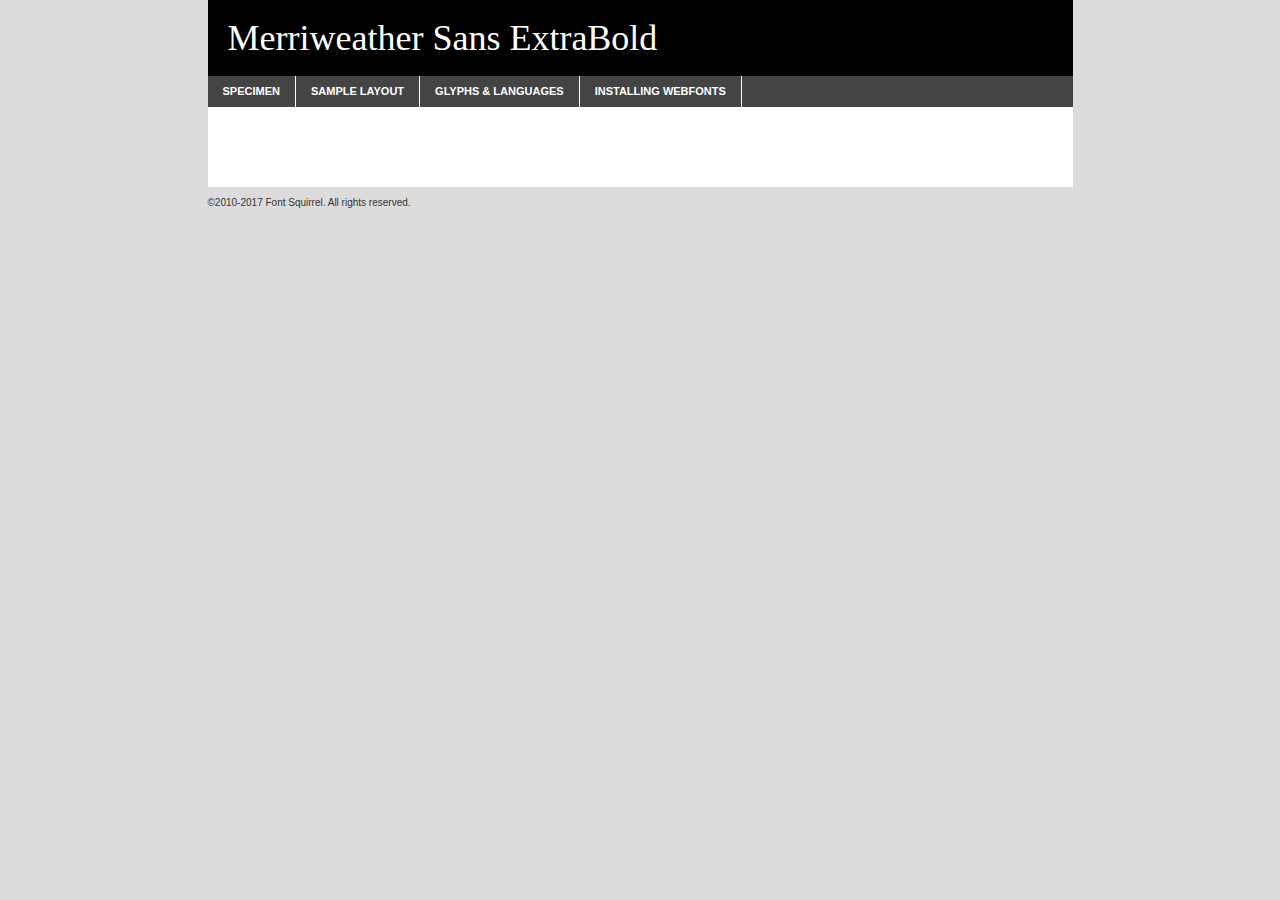
<file: font/merriweathersans-extrabold-demo.html>
<!DOCTYPE html PUBLIC "-//W3C//DTD XHTML 1.0 Transitional//EN"
        "http://www.w3.org/TR/xhtml1/DTD/xhtml1-transitional.dtd">

<html xmlns="http://www.w3.org/1999/xhtml" xml:lang="en" lang="en">
<head>
    <meta http-equiv="Content-Type" content="text/html; charset=utf-8"/>
    <script src="http://ajax.googleapis.com/ajax/libs/jquery/1.7.2/jquery.min.js" type="text/javascript" charset="utf-8"></script>
    <script type="text/javascript">
		(function($) {
			$.fn.easyTabs = function(option) {
				var param = jQuery.extend({ fadeSpeed: 'fast', defaultContent: 1, activeClass: 'active' }, option);
				$(this).each(function() {
					var thisId = '#' + this.id;
					if ( param.defaultContent == '' )
					{
						param.defaultContent = 1;
					}
					if ( typeof param.defaultContent == 'number' )
					{
						var defaultTab = $(thisId + ' .tabs li:eq(' + (param.defaultContent - 1) + ') a').attr('href').substr(1);
					}
					else
					{
						var defaultTab = param.defaultContent;
					}
					$(thisId + ' .tabs li a').each(function() {
						var tabToHide = $(this).attr('href').substr(1);
						$('#' + tabToHide).addClass('easytabs-tab-content');
					});
					hideAll();
					changeContent(defaultTab);

					function hideAll() {$(thisId + ' .easytabs-tab-content').hide();}

					function changeContent(tabId)
					{
						hideAll();
						$(thisId + ' .tabs li').removeClass(param.activeClass);
						$(thisId + ' .tabs li a[href=#' + tabId + ']').closest('li').addClass(param.activeClass);
						if ( param.fadeSpeed != 'none' )
						{
							$(thisId + ' #' + tabId).fadeIn(param.fadeSpeed);
						}
						else
						{
							$(thisId + ' #' + tabId).show();
						}
					}

					$(thisId + ' .tabs li').click(function() {
						var tabId = $(this).find('a').attr('href').substr(1);
						changeContent(tabId);
						return false;
					});
				});
			}
		})(jQuery);
    </script>
    <link rel="stylesheet" href="specimen_files/specimen_stylesheet.css" type="text/css" charset="utf-8"/>
    <link rel="stylesheet" href="stylesheet.css" type="text/css" charset="utf-8"/>

    <style type="text/css">
        		body {
			font-family: 'merriweather_sansextrabold';
        		}

            </style>

    <title>Merriweather Sans ExtraBold Specimen</title>


    <script type="text/javascript" charset="utf-8">
		$(document).ready(function() {
			$('#container').easyTabs({ defaultContent: 1 });
		});
    </script>
</head>

<body>
<div id="container">
    <div id="header">
		Merriweather Sans ExtraBold    </div>
    <ul class="tabs">
        <li><a href="#specimen">Specimen</a></li>
        <li><a href="#layout">Sample Layout</a></li>
		        <li><a href="#glyphs">Glyphs &amp; Languages</a></li>
        <li><a href="#installing">Installing Webfonts</a></li>

    </ul>

    <div id="main_content">


        <div id="specimen">

            <div class="section">
                <div class="grid12 firstcol">
                    <div class="huge">AaBb</div>
                </div>
            </div>

            <div class="section">
                <div class="glyph_range">A&#x200B;B&#x200b;C&#x200b;D&#x200b;E&#x200b;F&#x200b;G&#x200b;H&#x200b;I&#x200b;J&#x200b;K&#x200b;L&#x200b;M&#x200b;N&#x200b;O&#x200b;P&#x200b;Q&#x200b;R&#x200b;S&#x200b;T&#x200b;U&#x200b;V&#x200b;W&#x200b;X&#x200b;Y&#x200b;Z&#x200b;a&#x200b;b&#x200b;c&#x200b;d&#x200b;e&#x200b;f&#x200b;g&#x200b;h&#x200b;i&#x200b;j&#x200b;k&#x200b;l&#x200b;m&#x200b;n&#x200b;o&#x200b;p&#x200b;q&#x200b;r&#x200b;s&#x200b;t&#x200b;u&#x200b;v&#x200b;w&#x200b;x&#x200b;y&#x200b;z&#x200b;1&#x200b;2&#x200b;3&#x200b;4&#x200b;5&#x200b;6&#x200b;7&#x200b;8&#x200b;9&#x200b;0&#x200b;&amp;&#x200b;.&#x200b;,&#x200b;?&#x200b;!&#x200b;&#64;&#x200b;(&#x200b;)&#x200b;#&#x200b;$&#x200b;%&#x200b;*&#x200b;+&#x200b;-&#x200b;=&#x200b;:&#x200b;;</div>
            </div>
            <div class="section">
                <div class="grid12 firstcol">
                    <table class="sample_table">
                        <tr>
                            <td>10</td>
                            <td class="size10">abcdefghijklmnopqrstuvwxyzABCDEFGHIJKLMNOPQRSTUVWXYZ0123456789abcdefghijklmnopqrstuvwxyzABCDEFGHIJKLMNOPQRSTUVWXYZ0123456789abcdefghijklmnopqrstuvwxyzABCDEFGHIJKLMNOPQRSTUVWXYZ</td>
                        </tr>
                        <tr>
                            <td>11</td>
                            <td class="size11">abcdefghijklmnopqrstuvwxyzABCDEFGHIJKLMNOPQRSTUVWXYZ0123456789abcdefghijklmnopqrstuvwxyzABCDEFGHIJKLMNOPQRSTUVWXYZ0123456789abcdefghijklmnopqrstuvwxyzABCDEFGHIJKLMNOPQRSTUVWXYZ</td>
                        </tr>
                        <tr>
                            <td>12</td>
                            <td class="size12">abcdefghijklmnopqrstuvwxyzABCDEFGHIJKLMNOPQRSTUVWXYZ0123456789abcdefghijklmnopqrstuvwxyzABCDEFGHIJKLMNOPQRSTUVWXYZ0123456789abcdefghijklmnopqrstuvwxyzABCDEFGHIJKLMNOPQRSTUVWXYZ</td>
                        </tr>
                        <tr>
                            <td>13</td>
                            <td class="size13">abcdefghijklmnopqrstuvwxyzABCDEFGHIJKLMNOPQRSTUVWXYZ0123456789abcdefghijklmnopqrstuvwxyzABCDEFGHIJKLMNOPQRSTUVWXYZ0123456789abcdefghijklmnopqrstuvwxyzABCDEFGHIJKLMNOPQRSTUVWXYZ</td>
                        </tr>
                        <tr>
                            <td>14</td>
                            <td class="size14">abcdefghijklmnopqrstuvwxyzABCDEFGHIJKLMNOPQRSTUVWXYZ0123456789abcdefghijklmnopqrstuvwxyzABCDEFGHIJKLMNOPQRSTUVWXYZ0123456789abcdefghijklmnopqrstuvwxyzABCDEFGHIJKLMNOPQRSTUVWXYZ</td>
                        </tr>
                        <tr>
                            <td>16</td>
                            <td class="size16">abcdefghijklmnopqrstuvwxyzABCDEFGHIJKLMNOPQRSTUVWXYZ0123456789abcdefghijklmnopqrstuvwxyzABCDEFGHIJKLMNOPQRSTUVWXYZ</td>
                        </tr>
                        <tr>
                            <td>18</td>
                            <td class="size18">abcdefghijklmnopqrstuvwxyzABCDEFGHIJKLMNOPQRSTUVWXYZ0123456789abcdefghijklmnopqrstuvwxyzABCDEFGHIJKLMNOPQRSTUVWXYZ</td>
                        </tr>
                        <tr>
                            <td>20</td>
                            <td class="size20">abcdefghijklmnopqrstuvwxyzABCDEFGHIJKLMNOPQRSTUVWXYZ0123456789abcdefghijklmnopqrstuvwxyzABCDEFGHIJKLMNOPQRSTUVWXYZ</td>
                        </tr>
                        <tr>
                            <td>24</td>
                            <td class="size24">abcdefghijklmnopqrstuvwxyzABCDEFGHIJKLMNOPQRSTUVWXYZ0123456789abcdefghijklmnopqrstuvwxyzABCDEFGHIJKLMNOPQRSTUVWXYZ</td>
                        </tr>
                        <tr>
                            <td>30</td>
                            <td class="size30">abcdefghijklmnopqrstuvwxyzABCDEFGHIJKLMNOPQRSTUVWXYZ0123456789abcdefghijklmnopqrstuvwxyzABCDEFGHIJKLMNOPQRSTUVWXYZ</td>
                        </tr>
                        <tr>
                            <td>36</td>
                            <td class="size36">abcdefghijklmnopqrstuvwxyzABCDEFGHIJKLMNOPQRSTUVWXYZ0123456789abcdefghijklmnopqrstuvwxyzABCDEFGHIJKLMNOPQRSTUVWXYZ</td>
                        </tr>
                        <tr>
                            <td>48</td>
                            <td class="size48">abcdefghijklmnopqrstuvwxyzABCDEFGHIJKLMNOPQRSTUVWXYZ0123456789abcdefghijklmnopqrstuvwxyzABCDEFGHIJKLMNOPQRSTUVWXYZ</td>
                        </tr>
                        <tr>
                            <td>60</td>
                            <td class="size60">abcdefghijklmnopqrstuvwxyzABCDEFGHIJKLMNOPQRSTUVWXYZ0123456789abcdefghijklmnopqrstuvwxyzABCDEFGHIJKLMNOPQRSTUVWXYZ</td>
                        </tr>
                        <tr>
                            <td>72</td>
                            <td class="size72">abcdefghijklmnopqrstuvwxyzABCDEFGHIJKLMNOPQRSTUVWXYZ0123456789abcdefghijklmnopqrstuvwxyzABCDEFGHIJKLMNOPQRSTUVWXYZ</td>
                        </tr>
                        <tr>
                            <td>90</td>
                            <td class="size90">abcdefghijklmnopqrstuvwxyzABCDEFGHIJKLMNOPQRSTUVWXYZ0123456789abcdefghijklmnopqrstuvwxyzABCDEFGHIJKLMNOPQRSTUVWXYZ</td>
                        </tr>
                    </table>

                </div>

            </div>


            <div class="section" id="bodycomparison">


                <div id="xheight">
                    <div class="fontbody">&#x25FC;&#x25FC;&#x25FC;&#x25FC;&#x25FC;&#x25FC;&#x25FC;&#x25FC;&#x25FC;&#x25FC;&#x25FC;&#x25FC;&#x25FC;&#x25FC;&#x25FC;&#x25FC;&#x25FC;&#x25FC;&#x25FC;&#x25FC;&#x25FC;&#x25FC;&#x25FC;&#x25FC;&#x25FC;&#x25FC;&#x25FC;&#x25FC;&#x25FC;&#x25FC;&#x25FC;&#x25FC;&#x25FC;&#x25FC;&#x25FC;&#x25FC;&#x25FC;&#x25FC;&#x25FC;&#x25FC;&#x25FC;&#x25FC;&#x25FC;&#x25FC;&#x25FC;&#x25FC;&#x25FC;&#x25FC;&#x25FC;&#x25FC;&#x25FC;&#x25FC;&#x25FC;&#x25FC;&#x25FC;&#x25FC;&#x25FC;&#x25FC;&#x25FC;&#x25FC;&#x25FC;&#x25FC;&#x25FC;&#x25FC;&#x25FC;&#x25FC;&#x25FC;&#x25FC;&#x25FC;&#x25FC;&#x25FC;&#x25FC;&#x25FC;&#x25FC;&#x25FC;&#x25FC;&#x25FC;&#x25FC;&#x25FC;&#x25FC;&#x25FC;&#x25FC;&#x25FC;&#x25FC;&#x25FC;&#x25FC;&#x25FC;&#x25FC;&#x25FC;&#x25FC;&#x25FC;&#x25FC;&#x25FC;&#x25FC;&#x25FC;&#x25FC;&#x25FC;&#x25FC;&#x25FC;body</div>
                    <div class="arialbody">body</div>
                    <div class="verdanabody">body</div>
                    <div class="georgiabody">body</div>
                </div>
                <div class="fontbody" style="z-index:1">
                    body<span>Merriweather Sans ExtraBold</span>
                </div>
                <div class="arialbody" style="z-index:1">
                    body<span>Arial</span>
                </div>
                <div class="verdanabody" style="z-index:1">
                    body<span>Verdana</span>
                </div>
                <div class="georgiabody" style="z-index:1">
                    body<span>Georgia</span>
                </div>


            </div>


            <div class="section psample psample_row1" id="">

                <div class="grid2 firstcol">
                    <p class="size10"><span>10.</span>Aenean lacinia bibendum nulla sed consectetur. Fusce dapibus, tellus ac cursus commodo, tortor mauris condimentum nibh, ut fermentum massa justo sit amet risus. Nullam id dolor id nibh ultricies vehicula ut id elit. Cum sociis natoque penatibus et magnis dis parturient montes, nascetur ridiculus mus. Nulla vitae elit libero, a pharetra augue.</p>

                </div>
                <div class="grid3">
                    <p class="size11"><span>11.</span>Aenean lacinia bibendum nulla sed consectetur. Fusce dapibus, tellus ac cursus commodo, tortor mauris condimentum nibh, ut fermentum massa justo sit amet risus. Nullam id dolor id nibh ultricies vehicula ut id elit. Cum sociis natoque penatibus et magnis dis parturient montes, nascetur ridiculus mus. Nulla vitae elit libero, a pharetra augue.</p>

                </div>
                <div class="grid3">
                    <p class="size12"><span>12.</span>Aenean lacinia bibendum nulla sed consectetur. Fusce dapibus, tellus ac cursus commodo, tortor mauris condimentum nibh, ut fermentum massa justo sit amet risus. Nullam id dolor id nibh ultricies vehicula ut id elit. Cum sociis natoque penatibus et magnis dis parturient montes, nascetur ridiculus mus. Nulla vitae elit libero, a pharetra augue.</p>

                </div>
                <div class="grid4">
                    <p class="size13"><span>13.</span>Aenean lacinia bibendum nulla sed consectetur. Fusce dapibus, tellus ac cursus commodo, tortor mauris condimentum nibh, ut fermentum massa justo sit amet risus. Nullam id dolor id nibh ultricies vehicula ut id elit. Cum sociis natoque penatibus et magnis dis parturient montes, nascetur ridiculus mus. Nulla vitae elit libero, a pharetra augue.</p>

                </div>
                <div class="white_blend"></div>

            </div>
            <div class="section psample psample_row2" id="">
                <div class="grid3 firstcol">
                    <p class="size14"><span>14.</span>Aenean lacinia bibendum nulla sed consectetur. Fusce dapibus, tellus ac cursus commodo, tortor mauris condimentum nibh, ut fermentum massa justo sit amet risus. Nullam id dolor id nibh ultricies vehicula ut id elit. Cum sociis natoque penatibus et magnis dis parturient montes, nascetur ridiculus mus. Nulla vitae elit libero, a pharetra augue.</p>

                </div>
                <div class="grid4">
                    <p class="size16"><span>16.</span>Aenean lacinia bibendum nulla sed consectetur. Fusce dapibus, tellus ac cursus commodo, tortor mauris condimentum nibh, ut fermentum massa justo sit amet risus. Nullam id dolor id nibh ultricies vehicula ut id elit. Cum sociis natoque penatibus et magnis dis parturient montes, nascetur ridiculus mus. Nulla vitae elit libero, a pharetra augue.</p>

                </div>
                <div class="grid5">
                    <p class="size18"><span>18.</span>Aenean lacinia bibendum nulla sed consectetur. Fusce dapibus, tellus ac cursus commodo, tortor mauris condimentum nibh, ut fermentum massa justo sit amet risus. Nullam id dolor id nibh ultricies vehicula ut id elit. Cum sociis natoque penatibus et magnis dis parturient montes, nascetur ridiculus mus. Nulla vitae elit libero, a pharetra augue.</p>

                </div>

                <div class="white_blend"></div>

            </div>

            <div class="section psample psample_row3" id="">
                <div class="grid5 firstcol">
                    <p class="size20"><span>20.</span>Aenean lacinia bibendum nulla sed consectetur. Fusce dapibus, tellus ac cursus commodo, tortor mauris condimentum nibh, ut fermentum massa justo sit amet risus. Nullam id dolor id nibh ultricies vehicula ut id elit. Cum sociis natoque penatibus et magnis dis parturient montes, nascetur ridiculus mus. Nulla vitae elit libero, a pharetra augue.</p>
                </div>
                <div class="grid7">
                    <p class="size24"><span>24.</span>Aenean lacinia bibendum nulla sed consectetur. Fusce dapibus, tellus ac cursus commodo, tortor mauris condimentum nibh, ut fermentum massa justo sit amet risus. Nullam id dolor id nibh ultricies vehicula ut id elit. Cum sociis natoque penatibus et magnis dis parturient montes, nascetur ridiculus mus. Nulla vitae elit libero, a pharetra augue.</p>
                </div>

                <div class="white_blend"></div>

            </div>

            <div class="section psample psample_row4" id="">
                <div class="grid12 firstcol">
                    <p class="size30"><span>30.</span>Aenean lacinia bibendum nulla sed consectetur. Fusce dapibus, tellus ac cursus commodo, tortor mauris condimentum nibh, ut fermentum massa justo sit amet risus. Nullam id dolor id nibh ultricies vehicula ut id elit. Cum sociis natoque penatibus et magnis dis parturient montes, nascetur ridiculus mus. Nulla vitae elit libero, a pharetra augue.</p>
                </div>
                <div class="white_blend"></div>

            </div>


            <div class="section psample psample_row1 fullreverse">
                <div class="grid2 firstcol">
                    <p class="size10"><span>10.</span>Aenean lacinia bibendum nulla sed consectetur. Fusce dapibus, tellus ac cursus commodo, tortor mauris condimentum nibh, ut fermentum massa justo sit amet risus. Nullam id dolor id nibh ultricies vehicula ut id elit. Cum sociis natoque penatibus et magnis dis parturient montes, nascetur ridiculus mus. Nulla vitae elit libero, a pharetra augue.</p>

                </div>
                <div class="grid3">
                    <p class="size11"><span>11.</span>Aenean lacinia bibendum nulla sed consectetur. Fusce dapibus, tellus ac cursus commodo, tortor mauris condimentum nibh, ut fermentum massa justo sit amet risus. Nullam id dolor id nibh ultricies vehicula ut id elit. Cum sociis natoque penatibus et magnis dis parturient montes, nascetur ridiculus mus. Nulla vitae elit libero, a pharetra augue.</p>

                </div>
                <div class="grid3">
                    <p class="size12"><span>12.</span>Aenean lacinia bibendum nulla sed consectetur. Fusce dapibus, tellus ac cursus commodo, tortor mauris condimentum nibh, ut fermentum massa justo sit amet risus. Nullam id dolor id nibh ultricies vehicula ut id elit. Cum sociis natoque penatibus et magnis dis parturient montes, nascetur ridiculus mus. Nulla vitae elit libero, a pharetra augue.</p>

                </div>
                <div class="grid4">
                    <p class="size13"><span>13.</span>Aenean lacinia bibendum nulla sed consectetur. Fusce dapibus, tellus ac cursus commodo, tortor mauris condimentum nibh, ut fermentum massa justo sit amet risus. Nullam id dolor id nibh ultricies vehicula ut id elit. Cum sociis natoque penatibus et magnis dis parturient montes, nascetur ridiculus mus. Nulla vitae elit libero, a pharetra augue.</p>

                </div>
                <div class="black_blend"></div>

            </div>

            <div class="section psample psample_row2 fullreverse">
                <div class="grid3 firstcol">
                    <p class="size14"><span>14.</span>Aenean lacinia bibendum nulla sed consectetur. Fusce dapibus, tellus ac cursus commodo, tortor mauris condimentum nibh, ut fermentum massa justo sit amet risus. Nullam id dolor id nibh ultricies vehicula ut id elit. Cum sociis natoque penatibus et magnis dis parturient montes, nascetur ridiculus mus. Nulla vitae elit libero, a pharetra augue.</p>

                </div>
                <div class="grid4">
                    <p class="size16"><span>16.</span>Aenean lacinia bibendum nulla sed consectetur. Fusce dapibus, tellus ac cursus commodo, tortor mauris condimentum nibh, ut fermentum massa justo sit amet risus. Nullam id dolor id nibh ultricies vehicula ut id elit. Cum sociis natoque penatibus et magnis dis parturient montes, nascetur ridiculus mus. Nulla vitae elit libero, a pharetra augue.</p>

                </div>
                <div class="grid5">
                    <p class="size18"><span>18.</span>Aenean lacinia bibendum nulla sed consectetur. Fusce dapibus, tellus ac cursus commodo, tortor mauris condimentum nibh, ut fermentum massa justo sit amet risus. Nullam id dolor id nibh ultricies vehicula ut id elit. Cum sociis natoque penatibus et magnis dis parturient montes, nascetur ridiculus mus. Nulla vitae elit libero, a pharetra augue.</p>

                </div>
                <div class="black_blend"></div>

            </div>

            <div class="section psample fullreverse psample_row3" id="">
                <div class="grid5 firstcol">
                    <p class="size20"><span>20.</span>Aenean lacinia bibendum nulla sed consectetur. Fusce dapibus, tellus ac cursus commodo, tortor mauris condimentum nibh, ut fermentum massa justo sit amet risus. Nullam id dolor id nibh ultricies vehicula ut id elit. Cum sociis natoque penatibus et magnis dis parturient montes, nascetur ridiculus mus. Nulla vitae elit libero, a pharetra augue.</p>
                </div>
                <div class="grid7">
                    <p class="size24"><span>24.</span>Aenean lacinia bibendum nulla sed consectetur. Fusce dapibus, tellus ac cursus commodo, tortor mauris condimentum nibh, ut fermentum massa justo sit amet risus. Nullam id dolor id nibh ultricies vehicula ut id elit. Cum sociis natoque penatibus et magnis dis parturient montes, nascetur ridiculus mus. Nulla vitae elit libero, a pharetra augue.</p>
                </div>

                <div class="black_blend"></div>

            </div>

            <div class="section psample fullreverse psample_row4" id="" style="border-bottom: 20px #000 solid;">
                <div class="grid12 firstcol">
                    <p class="size30"><span>30.</span>Aenean lacinia bibendum nulla sed consectetur. Fusce dapibus, tellus ac cursus commodo, tortor mauris condimentum nibh, ut fermentum massa justo sit amet risus. Nullam id dolor id nibh ultricies vehicula ut id elit. Cum sociis natoque penatibus et magnis dis parturient montes, nascetur ridiculus mus. Nulla vitae elit libero, a pharetra augue.</p>
                </div>
                <div class="black_blend"></div>

            </div>


        </div>

        <div id="layout">

            <div class="section">

                <div class="grid12 firstcol">
                    <h1>Lorem Ipsum Dolor</h1>
                    <h2>Etiam porta sem malesuada magna mollis euismod</h2>

                    <p class="byline">By <a href="#link">Aenean Lacinia</a></p>
                </div>
            </div>
            <div class="section">
                <div class="grid8 firstcol">
                    <p class="large">Donec sed odio dui. Morbi leo risus, porta ac consectetur ac, vestibulum at eros. Fusce dapibus, tellus ac cursus commodo, tortor mauris condimentum nibh, ut fermentum massa justo sit amet risus. </p>


                    <h3>Pellentesque ornare sem</h3>

                    <p>Maecenas sed diam eget risus varius blandit sit amet non magna. Maecenas faucibus mollis interdum. Donec ullamcorper nulla non metus auctor fringilla. Nullam id dolor id nibh ultricies vehicula ut id elit. Nullam id dolor id nibh ultricies vehicula ut id elit. </p>

                    <p>Aenean eu leo quam. Pellentesque ornare sem lacinia quam venenatis vestibulum. Lorem ipsum dolor sit amet, consectetur adipiscing elit. Cum sociis natoque penatibus et magnis dis parturient montes, nascetur ridiculus mus. </p>

                    <p>Nulla vitae elit libero, a pharetra augue. Praesent commodo cursus magna, vel scelerisque nisl consectetur et. Aenean lacinia bibendum nulla sed consectetur. </p>

                    <p>Nullam quis risus eget urna mollis ornare vel eu leo. Nullam quis risus eget urna mollis ornare vel eu leo. Maecenas sed diam eget risus varius blandit sit amet non magna. Donec ullamcorper nulla non metus auctor fringilla. </p>

                    <h3>Cras mattis consectetur</h3>

                    <p>Aenean eu leo quam. Pellentesque ornare sem lacinia quam venenatis vestibulum. Aenean lacinia bibendum nulla sed consectetur. Integer posuere erat a ante venenatis dapibus posuere velit aliquet. Cras mattis consectetur purus sit amet fermentum. </p>

                    <p>Nullam id dolor id nibh ultricies vehicula ut id elit. Nullam quis risus eget urna mollis ornare vel eu leo. Cras mattis consectetur purus sit amet fermentum.</p>
                </div>

                <div class="grid4 sidebar">

                    <div class="box reverse">
                        <p class="last">Nullam quis risus eget urna mollis ornare vel eu leo. Donec ullamcorper nulla non metus auctor fringilla. Cras mattis consectetur purus sit amet fermentum. Sed posuere consectetur est at lobortis. Lorem ipsum dolor sit amet, consectetur adipiscing elit. </p>
                    </div>

                    <p class="caption">Maecenas sed diam eget risus varius.</p>

                    <p>Vestibulum id ligula porta felis euismod semper. Integer posuere erat a ante venenatis dapibus posuere velit aliquet. Vestibulum id ligula porta felis euismod semper. Sed posuere consectetur est at lobortis. Maecenas sed diam eget risus varius blandit sit amet non magna. Fusce dapibus, tellus ac cursus commodo, tortor mauris condimentum nibh, ut fermentum massa justo sit amet risus. </p>


                    <p>Duis mollis, est non commodo luctus, nisi erat porttitor ligula, eget lacinia odio sem nec elit. Aenean lacinia bibendum nulla sed consectetur. Vivamus sagittis lacus vel augue laoreet rutrum faucibus dolor auctor. Aenean lacinia bibendum nulla sed consectetur. Nullam quis risus eget urna mollis ornare vel eu leo. </p>

                    <p>Praesent commodo cursus magna, vel scelerisque nisl consectetur et. Donec ullamcorper nulla non metus auctor fringilla. Maecenas faucibus mollis interdum. Fusce dapibus, tellus ac cursus commodo, tortor mauris condimentum nibh, ut fermentum massa justo sit amet risus. </p>

                </div>
            </div>

        </div>


		

        <div id="glyphs">
            <div class="section">
                <div class="grid12 firstcol">

                    <h1>Language Support</h1>
                    <p>The subset of Merriweather Sans ExtraBold in this kit supports the following languages:<br/>

						Albanian, Basque, Breton, Chamorro, Danish, Dutch, English, Faroese, Finnish, French, Frisian, Galician, German, Icelandic, Italian, Malagasy, Norwegian, Portuguese, Spanish, Alsatian, Aragonese, Arapaho, Arrernte, Asturian, Aymara, Bislama, Cebuano, Corsican, Fijian, French_creole, Genoese, Gilbertese, Greenlandic, Haitian_creole, Hiligaynon, Hmong, Hopi, Ibanag, Iloko_ilokano, Indonesian, Interglossa_glosa, Interlingua, Irish_gaelic, Jerriais, Lojban, Lombard, Luxembourgeois, Manx, Mohawk, Norfolk_pitcairnese, Occitan, Oromo, Pangasinan, Papiamento, Piedmontese, Potawatomi, Rhaeto-romance, Romansh, Rotokas, Sami_lule, Samoan, Sardinian, Scots_gaelic, Seychelles_creole, Shona, Sicilian, Somali, Southern_ndebele, Swahili, Swati_swazi, Tagalog_filipino_pilipino, Tetum, Tok_pisin, Uyghur_latinized, Volapuk, Walloon, Warlpiri, Xhosa, Yapese, Zulu, Latinbasic, Ubasic, Demo                    </p>
                    <h1>Glyph Chart</h1>
                    <p>The subset of Merriweather Sans ExtraBold in this kit includes all the glyphs listed below. Unicode entities are included above each glyph to help you insert individual characters into your layout.</p>
                    <div id="glyph_chart">

																				                                <div><p>&amp;#1;</p>&#1;</div>
																				                                <div><p>&amp;#2;</p>&#2;</div>
																				                                <div><p>&amp;#3;</p>&#3;</div>
																				                                <div><p>&amp;#5;</p>&#5;</div>
																				                                <div><p>&amp;#6;</p>&#6;</div>
																				                                <div><p>&amp;#7;</p>&#7;</div>
																				                                <div><p>&amp;#8;</p>&#8;</div>
																				                                <div><p>&amp;#9;</p>&#9;</div>
																				                                <div><p>&amp;#10;</p>&#10;</div>
																				                                <div><p>&amp;#16;</p>&#16;</div>
																				                                <div><p>&amp;#17;</p>&#17;</div>
																				                                <div><p>&amp;#18;</p>&#18;</div>
																				                                <div><p>&amp;#19;</p>&#19;</div>
																				                                <div><p>&amp;#20;</p>&#20;</div>
																				                                <div><p>&amp;#21;</p>&#21;</div>
																				                                <div><p>&amp;#22;</p>&#22;</div>
																				                                <div><p>&amp;#23;</p>&#23;</div>
																				                                <div><p>&amp;#24;</p>&#24;</div>
																				                                <div><p>&amp;#25;</p>&#25;</div>
																				                                <div><p>&amp;#30;</p>&#30;</div>
																				                                <div><p>&amp;#31;</p>&#31;</div>
																				                                <div><p>&amp;#32;</p>&#32;</div>
																				                                <div><p>&amp;#33;</p>&#33;</div>
																				                                <div><p>&amp;#34;</p>&#34;</div>
																				                                <div><p>&amp;#35;</p>&#35;</div>
																				                                <div><p>&amp;#36;</p>&#36;</div>
																				                                <div><p>&amp;#37;</p>&#37;</div>
																				                                <div><p>&amp;#38;</p>&#38;</div>
																				                                <div><p>&amp;#39;</p>&#39;</div>
																				                                <div><p>&amp;#40;</p>&#40;</div>
																				                                <div><p>&amp;#41;</p>&#41;</div>
																				                                <div><p>&amp;#42;</p>&#42;</div>
																				                                <div><p>&amp;#43;</p>&#43;</div>
																				                                <div><p>&amp;#44;</p>&#44;</div>
																				                                <div><p>&amp;#45;</p>&#45;</div>
																				                                <div><p>&amp;#46;</p>&#46;</div>
																				                                <div><p>&amp;#47;</p>&#47;</div>
																				                                <div><p>&amp;#48;</p>&#48;</div>
																				                                <div><p>&amp;#49;</p>&#49;</div>
																				                                <div><p>&amp;#50;</p>&#50;</div>
																				                                <div><p>&amp;#51;</p>&#51;</div>
																				                                <div><p>&amp;#52;</p>&#52;</div>
																				                                <div><p>&amp;#53;</p>&#53;</div>
																				                                <div><p>&amp;#54;</p>&#54;</div>
																				                                <div><p>&amp;#55;</p>&#55;</div>
																				                                <div><p>&amp;#56;</p>&#56;</div>
																				                                <div><p>&amp;#57;</p>&#57;</div>
																				                                <div><p>&amp;#58;</p>&#58;</div>
																				                                <div><p>&amp;#59;</p>&#59;</div>
																				                                <div><p>&amp;#60;</p>&#60;</div>
																				                                <div><p>&amp;#61;</p>&#61;</div>
																				                                <div><p>&amp;#62;</p>&#62;</div>
																				                                <div><p>&amp;#63;</p>&#63;</div>
																				                                <div><p>&amp;#64;</p>&#64;</div>
																				                                <div><p>&amp;#65;</p>&#65;</div>
																				                                <div><p>&amp;#66;</p>&#66;</div>
																				                                <div><p>&amp;#67;</p>&#67;</div>
																				                                <div><p>&amp;#68;</p>&#68;</div>
																				                                <div><p>&amp;#69;</p>&#69;</div>
																				                                <div><p>&amp;#70;</p>&#70;</div>
																				                                <div><p>&amp;#71;</p>&#71;</div>
																				                                <div><p>&amp;#72;</p>&#72;</div>
																				                                <div><p>&amp;#73;</p>&#73;</div>
																				                                <div><p>&amp;#74;</p>&#74;</div>
																				                                <div><p>&amp;#75;</p>&#75;</div>
																				                                <div><p>&amp;#76;</p>&#76;</div>
																				                                <div><p>&amp;#77;</p>&#77;</div>
																				                                <div><p>&amp;#78;</p>&#78;</div>
																				                                <div><p>&amp;#79;</p>&#79;</div>
																				                                <div><p>&amp;#80;</p>&#80;</div>
																				                                <div><p>&amp;#81;</p>&#81;</div>
																				                                <div><p>&amp;#82;</p>&#82;</div>
																				                                <div><p>&amp;#83;</p>&#83;</div>
																				                                <div><p>&amp;#84;</p>&#84;</div>
																				                                <div><p>&amp;#85;</p>&#85;</div>
																				                                <div><p>&amp;#86;</p>&#86;</div>
																				                                <div><p>&amp;#87;</p>&#87;</div>
																				                                <div><p>&amp;#88;</p>&#88;</div>
																				                                <div><p>&amp;#89;</p>&#89;</div>
																				                                <div><p>&amp;#90;</p>&#90;</div>
																				                                <div><p>&amp;#91;</p>&#91;</div>
																				                                <div><p>&amp;#92;</p>&#92;</div>
																				                                <div><p>&amp;#93;</p>&#93;</div>
																				                                <div><p>&amp;#94;</p>&#94;</div>
																				                                <div><p>&amp;#95;</p>&#95;</div>
																				                                <div><p>&amp;#96;</p>&#96;</div>
																				                                <div><p>&amp;#97;</p>&#97;</div>
																				                                <div><p>&amp;#98;</p>&#98;</div>
																				                                <div><p>&amp;#99;</p>&#99;</div>
																				                                <div><p>&amp;#100;</p>&#100;</div>
																				                                <div><p>&amp;#101;</p>&#101;</div>
																				                                <div><p>&amp;#102;</p>&#102;</div>
																				                                <div><p>&amp;#103;</p>&#103;</div>
																				                                <div><p>&amp;#104;</p>&#104;</div>
																				                                <div><p>&amp;#105;</p>&#105;</div>
																				                                <div><p>&amp;#106;</p>&#106;</div>
																				                                <div><p>&amp;#107;</p>&#107;</div>
																				                                <div><p>&amp;#108;</p>&#108;</div>
																				                                <div><p>&amp;#109;</p>&#109;</div>
																				                                <div><p>&amp;#110;</p>&#110;</div>
																				                                <div><p>&amp;#111;</p>&#111;</div>
																				                                <div><p>&amp;#112;</p>&#112;</div>
																				                                <div><p>&amp;#113;</p>&#113;</div>
																				                                <div><p>&amp;#114;</p>&#114;</div>
																				                                <div><p>&amp;#115;</p>&#115;</div>
																				                                <div><p>&amp;#116;</p>&#116;</div>
																				                                <div><p>&amp;#117;</p>&#117;</div>
																				                                <div><p>&amp;#118;</p>&#118;</div>
																				                                <div><p>&amp;#119;</p>&#119;</div>
																				                                <div><p>&amp;#120;</p>&#120;</div>
																				                                <div><p>&amp;#121;</p>&#121;</div>
																				                                <div><p>&amp;#122;</p>&#122;</div>
																				                                <div><p>&amp;#123;</p>&#123;</div>
																				                                <div><p>&amp;#124;</p>&#124;</div>
																				                                <div><p>&amp;#125;</p>&#125;</div>
																				                                <div><p>&amp;#126;</p>&#126;</div>
																				                                <div><p>&amp;#127;</p>&#127;</div>
																				                                <div><p>&amp;#160;</p>&#160;</div>
																				                                <div><p>&amp;#161;</p>&#161;</div>
																				                                <div><p>&amp;#162;</p>&#162;</div>
																				                                <div><p>&amp;#163;</p>&#163;</div>
																				                                <div><p>&amp;#164;</p>&#164;</div>
																				                                <div><p>&amp;#165;</p>&#165;</div>
																				                                <div><p>&amp;#166;</p>&#166;</div>
																				                                <div><p>&amp;#167;</p>&#167;</div>
																				                                <div><p>&amp;#168;</p>&#168;</div>
																				                                <div><p>&amp;#169;</p>&#169;</div>
																				                                <div><p>&amp;#170;</p>&#170;</div>
																				                                <div><p>&amp;#171;</p>&#171;</div>
																				                                <div><p>&amp;#172;</p>&#172;</div>
																				                                <div><p>&amp;#173;</p>&#173;</div>
																				                                <div><p>&amp;#174;</p>&#174;</div>
																				                                <div><p>&amp;#175;</p>&#175;</div>
																				                                <div><p>&amp;#176;</p>&#176;</div>
																				                                <div><p>&amp;#177;</p>&#177;</div>
																				                                <div><p>&amp;#178;</p>&#178;</div>
																				                                <div><p>&amp;#179;</p>&#179;</div>
																				                                <div><p>&amp;#180;</p>&#180;</div>
																				                                <div><p>&amp;#181;</p>&#181;</div>
																				                                <div><p>&amp;#182;</p>&#182;</div>
																				                                <div><p>&amp;#183;</p>&#183;</div>
																				                                <div><p>&amp;#184;</p>&#184;</div>
																				                                <div><p>&amp;#185;</p>&#185;</div>
																				                                <div><p>&amp;#186;</p>&#186;</div>
																				                                <div><p>&amp;#187;</p>&#187;</div>
																				                                <div><p>&amp;#188;</p>&#188;</div>
																				                                <div><p>&amp;#189;</p>&#189;</div>
																				                                <div><p>&amp;#190;</p>&#190;</div>
																				                                <div><p>&amp;#191;</p>&#191;</div>
																				                                <div><p>&amp;#192;</p>&#192;</div>
																				                                <div><p>&amp;#193;</p>&#193;</div>
																				                                <div><p>&amp;#194;</p>&#194;</div>
																				                                <div><p>&amp;#195;</p>&#195;</div>
																				                                <div><p>&amp;#196;</p>&#196;</div>
																				                                <div><p>&amp;#197;</p>&#197;</div>
																				                                <div><p>&amp;#198;</p>&#198;</div>
																				                                <div><p>&amp;#199;</p>&#199;</div>
																				                                <div><p>&amp;#200;</p>&#200;</div>
																				                                <div><p>&amp;#201;</p>&#201;</div>
																				                                <div><p>&amp;#202;</p>&#202;</div>
																				                                <div><p>&amp;#203;</p>&#203;</div>
																				                                <div><p>&amp;#204;</p>&#204;</div>
																				                                <div><p>&amp;#205;</p>&#205;</div>
																				                                <div><p>&amp;#206;</p>&#206;</div>
																				                                <div><p>&amp;#207;</p>&#207;</div>
																				                                <div><p>&amp;#208;</p>&#208;</div>
																				                                <div><p>&amp;#209;</p>&#209;</div>
																				                                <div><p>&amp;#210;</p>&#210;</div>
																				                                <div><p>&amp;#211;</p>&#211;</div>
																				                                <div><p>&amp;#212;</p>&#212;</div>
																				                                <div><p>&amp;#213;</p>&#213;</div>
																				                                <div><p>&amp;#214;</p>&#214;</div>
																				                                <div><p>&amp;#215;</p>&#215;</div>
																				                                <div><p>&amp;#216;</p>&#216;</div>
																				                                <div><p>&amp;#217;</p>&#217;</div>
																				                                <div><p>&amp;#218;</p>&#218;</div>
																				                                <div><p>&amp;#219;</p>&#219;</div>
																				                                <div><p>&amp;#220;</p>&#220;</div>
																				                                <div><p>&amp;#221;</p>&#221;</div>
																				                                <div><p>&amp;#222;</p>&#222;</div>
																				                                <div><p>&amp;#223;</p>&#223;</div>
																				                                <div><p>&amp;#224;</p>&#224;</div>
																				                                <div><p>&amp;#225;</p>&#225;</div>
																				                                <div><p>&amp;#226;</p>&#226;</div>
																				                                <div><p>&amp;#227;</p>&#227;</div>
																				                                <div><p>&amp;#228;</p>&#228;</div>
																				                                <div><p>&amp;#229;</p>&#229;</div>
																				                                <div><p>&amp;#230;</p>&#230;</div>
																				                                <div><p>&amp;#231;</p>&#231;</div>
																				                                <div><p>&amp;#232;</p>&#232;</div>
																				                                <div><p>&amp;#233;</p>&#233;</div>
																				                                <div><p>&amp;#234;</p>&#234;</div>
																				                                <div><p>&amp;#235;</p>&#235;</div>
																				                                <div><p>&amp;#236;</p>&#236;</div>
																				                                <div><p>&amp;#237;</p>&#237;</div>
																				                                <div><p>&amp;#238;</p>&#238;</div>
																				                                <div><p>&amp;#239;</p>&#239;</div>
																				                                <div><p>&amp;#240;</p>&#240;</div>
																				                                <div><p>&amp;#241;</p>&#241;</div>
																				                                <div><p>&amp;#242;</p>&#242;</div>
																				                                <div><p>&amp;#243;</p>&#243;</div>
																				                                <div><p>&amp;#244;</p>&#244;</div>
																				                                <div><p>&amp;#245;</p>&#245;</div>
																				                                <div><p>&amp;#246;</p>&#246;</div>
																				                                <div><p>&amp;#247;</p>&#247;</div>
																				                                <div><p>&amp;#248;</p>&#248;</div>
																				                                <div><p>&amp;#249;</p>&#249;</div>
																				                                <div><p>&amp;#250;</p>&#250;</div>
																				                                <div><p>&amp;#251;</p>&#251;</div>
																				                                <div><p>&amp;#252;</p>&#252;</div>
																				                                <div><p>&amp;#253;</p>&#253;</div>
																				                                <div><p>&amp;#254;</p>&#254;</div>
																				                                <div><p>&amp;#255;</p>&#255;</div>
																				                                <div><p>&amp;#338;</p>&#338;</div>
																				                                <div><p>&amp;#339;</p>&#339;</div>
																				                                <div><p>&amp;#376;</p>&#376;</div>
																				                                <div><p>&amp;#710;</p>&#710;</div>
																				                                <div><p>&amp;#732;</p>&#732;</div>
																				                                <div><p>&amp;#8192;</p>&#8192;</div>
																				                                <div><p>&amp;#8193;</p>&#8193;</div>
																				                                <div><p>&amp;#8194;</p>&#8194;</div>
																				                                <div><p>&amp;#8195;</p>&#8195;</div>
																				                                <div><p>&amp;#8196;</p>&#8196;</div>
																				                                <div><p>&amp;#8197;</p>&#8197;</div>
																				                                <div><p>&amp;#8198;</p>&#8198;</div>
																				                                <div><p>&amp;#8199;</p>&#8199;</div>
																				                                <div><p>&amp;#8200;</p>&#8200;</div>
																				                                <div><p>&amp;#8201;</p>&#8201;</div>
																				                                <div><p>&amp;#8202;</p>&#8202;</div>
																				                                <div><p>&amp;#8208;</p>&#8208;</div>
																				                                <div><p>&amp;#8209;</p>&#8209;</div>
																				                                <div><p>&amp;#8210;</p>&#8210;</div>
																				                                <div><p>&amp;#8211;</p>&#8211;</div>
																				                                <div><p>&amp;#8212;</p>&#8212;</div>
																				                                <div><p>&amp;#8216;</p>&#8216;</div>
																				                                <div><p>&amp;#8217;</p>&#8217;</div>
																				                                <div><p>&amp;#8218;</p>&#8218;</div>
																				                                <div><p>&amp;#8220;</p>&#8220;</div>
																				                                <div><p>&amp;#8221;</p>&#8221;</div>
																				                                <div><p>&amp;#8222;</p>&#8222;</div>
																				                                <div><p>&amp;#8226;</p>&#8226;</div>
																				                                <div><p>&amp;#8230;</p>&#8230;</div>
																				                                <div><p>&amp;#8239;</p>&#8239;</div>
																				                                <div><p>&amp;#8249;</p>&#8249;</div>
																				                                <div><p>&amp;#8250;</p>&#8250;</div>
																				                                <div><p>&amp;#8287;</p>&#8287;</div>
																				                                <div><p>&amp;#8364;</p>&#8364;</div>
																				                                <div><p>&amp;#8482;</p>&#8482;</div>
																				                                <div><p>&amp;#9724;</p>&#9724;</div>
																				                                <div><p>&amp;#64257;</p>&#64257;</div>
																				                                <div><p>&amp;#64258;</p>&#64258;</div>
																				                                <div><p>&amp;#64259;</p>&#64259;</div>
																				                                <div><p>&amp;#64260;</p>&#64260;</div>
																																																										                    </div>
                </div>


            </div>
        </div>


        <div id="specs">

        </div>

        <div id="installing">
            <div class="section">
                <div class="grid7 firstcol">
                    <h1>Installing Webfonts</h1>

                    <p>Webfonts are supported by all major browser platforms but not all in the same way. There are currently four different font formats that must be included in order to target all browsers. This includes TTF, WOFF, EOT and SVG.</p>

                    <h2>1. Upload your webfonts</h2>
                    <p>You must upload your webfont kit to your website. They should be in or near the same directory as your CSS files.</p>

                    <h2>2. Include the webfont stylesheet</h2>
                    <p>A special CSS @font-face declaration helps the various browsers select the appropriate font it needs without causing you a bunch of headaches. Learn more about this syntax by reading the <a href="https://www.fontspring.com/blog/further-hardening-of-the-bulletproof-syntax">Fontspring blog post</a> about it. The code for it is as follows:</p>


                    <code>
                        @font-face{
                        font-family: 'MyWebFont';
                        src: url('WebFont.eot');
                        src: url('WebFont.eot?#iefix') format('embedded-opentype'),
                        url('WebFont.woff') format('woff'),
                        url('WebFont.ttf') format('truetype'),
                        url('WebFont.svg#webfont') format('svg');
                        }
                    </code>

                    <p>We've already gone ahead and generated the code for you. All you have to do is link to the stylesheet in your HTML, like this:</p>
                    <code>&lt;link rel=&quot;stylesheet&quot; href=&quot;stylesheet.css&quot; type=&quot;text/css&quot; charset=&quot;utf-8&quot; /&gt;</code>

                    <h2>3. Modify your own stylesheet</h2>
                    <p>To take advantage of your new fonts, you must tell your stylesheet to use them. Look at the original @font-face declaration above and find the property called "font-family." The name linked there will be what you use to reference the font. Prepend that webfont name to the font stack in the "font-family" property, inside the selector you want to change. For example:</p>
                    <code>p { font-family: 'WebFont', Arial, sans-serif; }</code>

                    <h2>4. Test</h2>
                    <p>Getting webfonts to work cross-browser <em>can</em> be tricky. Use the information in the sidebar to help you if you find that fonts aren't loading in a particular browser.</p>
                </div>

                <div class="grid5 sidebar">
                    <div class="box">
                        <h2>Troubleshooting<br/>Font-Face Problems</h2>
                        <p>Having trouble getting your webfonts to load in your new website? Here are some tips to sort out what might be the problem.</p>

                        <h3>Fonts not showing in any browser</h3>

                        <p>This sounds like you need to work on the plumbing. You either did not upload the fonts to the correct directory, or you did not link the fonts properly in the CSS. If you've confirmed that all this is correct and you still have a problem, take a look at your .htaccess file and see if requests are getting intercepted.</p>

                        <h3>Fonts not loading in iPhone or iPad</h3>

                        <p>The most common problem here is that you are serving the fonts from an IIS server. IIS refuses to serve files that have unknown MIME types. If that is the case, you must set the MIME type for SVG to "image/svg+xml" in the server settings. Follow these instructions from Microsoft if you need help.</p>

                        <h3>Fonts not loading in Firefox</h3>

                        <p>The primary reason for this failure? You are still using a version Firefox older than 3.5. So upgrade already! If that isn't it, then you are very likely serving fonts from a different domain. Firefox requires that all font assets be served from the same domain. Lastly it is possible that you need to add WOFF to your list of MIME types (if you are serving via IIS.)</p>

                        <h3>Fonts not loading in IE</h3>

                        <p>Are you looking at Internet Explorer on an actual Windows machine or are you cheating by using a service like Adobe BrowserLab? Many of these screenshot services do not render @font-face for IE. Best to test it on a real machine.</p>

                        <h3>Fonts not loading in IE9</h3>

                        <p>IE9, like Firefox, requires that fonts be served from the same domain as the website. Make sure that is the case.</p>
                    </div>
                </div>
            </div>

        </div>

    </div>
    <div id="footer">
        <p>&copy;2010-2017 Font Squirrel. All rights reserved.</p>
    </div>
</div>
</body>
</html>
</file>
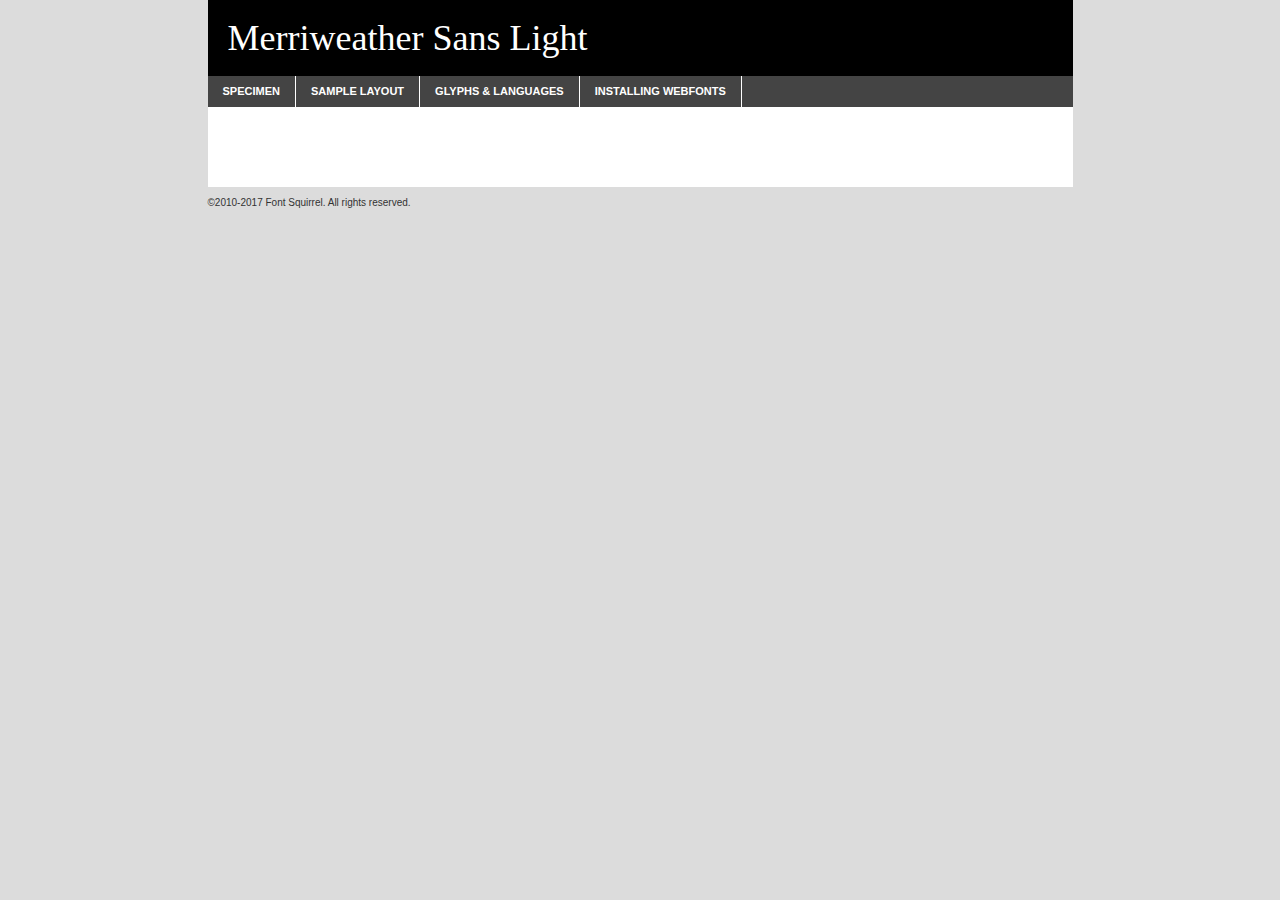
<file: font/merriweathersans-light-demo.html>
<!DOCTYPE html PUBLIC "-//W3C//DTD XHTML 1.0 Transitional//EN"
        "http://www.w3.org/TR/xhtml1/DTD/xhtml1-transitional.dtd">

<html xmlns="http://www.w3.org/1999/xhtml" xml:lang="en" lang="en">
<head>
    <meta http-equiv="Content-Type" content="text/html; charset=utf-8"/>
    <script src="http://ajax.googleapis.com/ajax/libs/jquery/1.7.2/jquery.min.js" type="text/javascript" charset="utf-8"></script>
    <script type="text/javascript">
		(function($) {
			$.fn.easyTabs = function(option) {
				var param = jQuery.extend({ fadeSpeed: 'fast', defaultContent: 1, activeClass: 'active' }, option);
				$(this).each(function() {
					var thisId = '#' + this.id;
					if ( param.defaultContent == '' )
					{
						param.defaultContent = 1;
					}
					if ( typeof param.defaultContent == 'number' )
					{
						var defaultTab = $(thisId + ' .tabs li:eq(' + (param.defaultContent - 1) + ') a').attr('href').substr(1);
					}
					else
					{
						var defaultTab = param.defaultContent;
					}
					$(thisId + ' .tabs li a').each(function() {
						var tabToHide = $(this).attr('href').substr(1);
						$('#' + tabToHide).addClass('easytabs-tab-content');
					});
					hideAll();
					changeContent(defaultTab);

					function hideAll() {$(thisId + ' .easytabs-tab-content').hide();}

					function changeContent(tabId)
					{
						hideAll();
						$(thisId + ' .tabs li').removeClass(param.activeClass);
						$(thisId + ' .tabs li a[href=#' + tabId + ']').closest('li').addClass(param.activeClass);
						if ( param.fadeSpeed != 'none' )
						{
							$(thisId + ' #' + tabId).fadeIn(param.fadeSpeed);
						}
						else
						{
							$(thisId + ' #' + tabId).show();
						}
					}

					$(thisId + ' .tabs li').click(function() {
						var tabId = $(this).find('a').attr('href').substr(1);
						changeContent(tabId);
						return false;
					});
				});
			}
		})(jQuery);
    </script>
    <link rel="stylesheet" href="specimen_files/specimen_stylesheet.css" type="text/css" charset="utf-8"/>
    <link rel="stylesheet" href="stylesheet.css" type="text/css" charset="utf-8"/>

    <style type="text/css">
        		body {
			font-family: 'merriweather_sanslight';
        		}

            </style>

    <title>Merriweather Sans Light Specimen</title>


    <script type="text/javascript" charset="utf-8">
		$(document).ready(function() {
			$('#container').easyTabs({ defaultContent: 1 });
		});
    </script>
</head>

<body>
<div id="container">
    <div id="header">
		Merriweather Sans Light    </div>
    <ul class="tabs">
        <li><a href="#specimen">Specimen</a></li>
        <li><a href="#layout">Sample Layout</a></li>
		        <li><a href="#glyphs">Glyphs &amp; Languages</a></li>
        <li><a href="#installing">Installing Webfonts</a></li>

    </ul>

    <div id="main_content">


        <div id="specimen">

            <div class="section">
                <div class="grid12 firstcol">
                    <div class="huge">AaBb</div>
                </div>
            </div>

            <div class="section">
                <div class="glyph_range">A&#x200B;B&#x200b;C&#x200b;D&#x200b;E&#x200b;F&#x200b;G&#x200b;H&#x200b;I&#x200b;J&#x200b;K&#x200b;L&#x200b;M&#x200b;N&#x200b;O&#x200b;P&#x200b;Q&#x200b;R&#x200b;S&#x200b;T&#x200b;U&#x200b;V&#x200b;W&#x200b;X&#x200b;Y&#x200b;Z&#x200b;a&#x200b;b&#x200b;c&#x200b;d&#x200b;e&#x200b;f&#x200b;g&#x200b;h&#x200b;i&#x200b;j&#x200b;k&#x200b;l&#x200b;m&#x200b;n&#x200b;o&#x200b;p&#x200b;q&#x200b;r&#x200b;s&#x200b;t&#x200b;u&#x200b;v&#x200b;w&#x200b;x&#x200b;y&#x200b;z&#x200b;1&#x200b;2&#x200b;3&#x200b;4&#x200b;5&#x200b;6&#x200b;7&#x200b;8&#x200b;9&#x200b;0&#x200b;&amp;&#x200b;.&#x200b;,&#x200b;?&#x200b;!&#x200b;&#64;&#x200b;(&#x200b;)&#x200b;#&#x200b;$&#x200b;%&#x200b;*&#x200b;+&#x200b;-&#x200b;=&#x200b;:&#x200b;;</div>
            </div>
            <div class="section">
                <div class="grid12 firstcol">
                    <table class="sample_table">
                        <tr>
                            <td>10</td>
                            <td class="size10">abcdefghijklmnopqrstuvwxyzABCDEFGHIJKLMNOPQRSTUVWXYZ0123456789abcdefghijklmnopqrstuvwxyzABCDEFGHIJKLMNOPQRSTUVWXYZ0123456789abcdefghijklmnopqrstuvwxyzABCDEFGHIJKLMNOPQRSTUVWXYZ</td>
                        </tr>
                        <tr>
                            <td>11</td>
                            <td class="size11">abcdefghijklmnopqrstuvwxyzABCDEFGHIJKLMNOPQRSTUVWXYZ0123456789abcdefghijklmnopqrstuvwxyzABCDEFGHIJKLMNOPQRSTUVWXYZ0123456789abcdefghijklmnopqrstuvwxyzABCDEFGHIJKLMNOPQRSTUVWXYZ</td>
                        </tr>
                        <tr>
                            <td>12</td>
                            <td class="size12">abcdefghijklmnopqrstuvwxyzABCDEFGHIJKLMNOPQRSTUVWXYZ0123456789abcdefghijklmnopqrstuvwxyzABCDEFGHIJKLMNOPQRSTUVWXYZ0123456789abcdefghijklmnopqrstuvwxyzABCDEFGHIJKLMNOPQRSTUVWXYZ</td>
                        </tr>
                        <tr>
                            <td>13</td>
                            <td class="size13">abcdefghijklmnopqrstuvwxyzABCDEFGHIJKLMNOPQRSTUVWXYZ0123456789abcdefghijklmnopqrstuvwxyzABCDEFGHIJKLMNOPQRSTUVWXYZ0123456789abcdefghijklmnopqrstuvwxyzABCDEFGHIJKLMNOPQRSTUVWXYZ</td>
                        </tr>
                        <tr>
                            <td>14</td>
                            <td class="size14">abcdefghijklmnopqrstuvwxyzABCDEFGHIJKLMNOPQRSTUVWXYZ0123456789abcdefghijklmnopqrstuvwxyzABCDEFGHIJKLMNOPQRSTUVWXYZ0123456789abcdefghijklmnopqrstuvwxyzABCDEFGHIJKLMNOPQRSTUVWXYZ</td>
                        </tr>
                        <tr>
                            <td>16</td>
                            <td class="size16">abcdefghijklmnopqrstuvwxyzABCDEFGHIJKLMNOPQRSTUVWXYZ0123456789abcdefghijklmnopqrstuvwxyzABCDEFGHIJKLMNOPQRSTUVWXYZ</td>
                        </tr>
                        <tr>
                            <td>18</td>
                            <td class="size18">abcdefghijklmnopqrstuvwxyzABCDEFGHIJKLMNOPQRSTUVWXYZ0123456789abcdefghijklmnopqrstuvwxyzABCDEFGHIJKLMNOPQRSTUVWXYZ</td>
                        </tr>
                        <tr>
                            <td>20</td>
                            <td class="size20">abcdefghijklmnopqrstuvwxyzABCDEFGHIJKLMNOPQRSTUVWXYZ0123456789abcdefghijklmnopqrstuvwxyzABCDEFGHIJKLMNOPQRSTUVWXYZ</td>
                        </tr>
                        <tr>
                            <td>24</td>
                            <td class="size24">abcdefghijklmnopqrstuvwxyzABCDEFGHIJKLMNOPQRSTUVWXYZ0123456789abcdefghijklmnopqrstuvwxyzABCDEFGHIJKLMNOPQRSTUVWXYZ</td>
                        </tr>
                        <tr>
                            <td>30</td>
                            <td class="size30">abcdefghijklmnopqrstuvwxyzABCDEFGHIJKLMNOPQRSTUVWXYZ0123456789abcdefghijklmnopqrstuvwxyzABCDEFGHIJKLMNOPQRSTUVWXYZ</td>
                        </tr>
                        <tr>
                            <td>36</td>
                            <td class="size36">abcdefghijklmnopqrstuvwxyzABCDEFGHIJKLMNOPQRSTUVWXYZ0123456789abcdefghijklmnopqrstuvwxyzABCDEFGHIJKLMNOPQRSTUVWXYZ</td>
                        </tr>
                        <tr>
                            <td>48</td>
                            <td class="size48">abcdefghijklmnopqrstuvwxyzABCDEFGHIJKLMNOPQRSTUVWXYZ0123456789abcdefghijklmnopqrstuvwxyzABCDEFGHIJKLMNOPQRSTUVWXYZ</td>
                        </tr>
                        <tr>
                            <td>60</td>
                            <td class="size60">abcdefghijklmnopqrstuvwxyzABCDEFGHIJKLMNOPQRSTUVWXYZ0123456789abcdefghijklmnopqrstuvwxyzABCDEFGHIJKLMNOPQRSTUVWXYZ</td>
                        </tr>
                        <tr>
                            <td>72</td>
                            <td class="size72">abcdefghijklmnopqrstuvwxyzABCDEFGHIJKLMNOPQRSTUVWXYZ0123456789abcdefghijklmnopqrstuvwxyzABCDEFGHIJKLMNOPQRSTUVWXYZ</td>
                        </tr>
                        <tr>
                            <td>90</td>
                            <td class="size90">abcdefghijklmnopqrstuvwxyzABCDEFGHIJKLMNOPQRSTUVWXYZ0123456789abcdefghijklmnopqrstuvwxyzABCDEFGHIJKLMNOPQRSTUVWXYZ</td>
                        </tr>
                    </table>

                </div>

            </div>


            <div class="section" id="bodycomparison">


                <div id="xheight">
                    <div class="fontbody">&#x25FC;&#x25FC;&#x25FC;&#x25FC;&#x25FC;&#x25FC;&#x25FC;&#x25FC;&#x25FC;&#x25FC;&#x25FC;&#x25FC;&#x25FC;&#x25FC;&#x25FC;&#x25FC;&#x25FC;&#x25FC;&#x25FC;&#x25FC;&#x25FC;&#x25FC;&#x25FC;&#x25FC;&#x25FC;&#x25FC;&#x25FC;&#x25FC;&#x25FC;&#x25FC;&#x25FC;&#x25FC;&#x25FC;&#x25FC;&#x25FC;&#x25FC;&#x25FC;&#x25FC;&#x25FC;&#x25FC;&#x25FC;&#x25FC;&#x25FC;&#x25FC;&#x25FC;&#x25FC;&#x25FC;&#x25FC;&#x25FC;&#x25FC;&#x25FC;&#x25FC;&#x25FC;&#x25FC;&#x25FC;&#x25FC;&#x25FC;&#x25FC;&#x25FC;&#x25FC;&#x25FC;&#x25FC;&#x25FC;&#x25FC;&#x25FC;&#x25FC;&#x25FC;&#x25FC;&#x25FC;&#x25FC;&#x25FC;&#x25FC;&#x25FC;&#x25FC;&#x25FC;&#x25FC;&#x25FC;&#x25FC;&#x25FC;&#x25FC;&#x25FC;&#x25FC;&#x25FC;&#x25FC;&#x25FC;&#x25FC;&#x25FC;&#x25FC;&#x25FC;&#x25FC;&#x25FC;&#x25FC;&#x25FC;&#x25FC;&#x25FC;&#x25FC;&#x25FC;&#x25FC;&#x25FC;body</div>
                    <div class="arialbody">body</div>
                    <div class="verdanabody">body</div>
                    <div class="georgiabody">body</div>
                </div>
                <div class="fontbody" style="z-index:1">
                    body<span>Merriweather Sans Light</span>
                </div>
                <div class="arialbody" style="z-index:1">
                    body<span>Arial</span>
                </div>
                <div class="verdanabody" style="z-index:1">
                    body<span>Verdana</span>
                </div>
                <div class="georgiabody" style="z-index:1">
                    body<span>Georgia</span>
                </div>


            </div>


            <div class="section psample psample_row1" id="">

                <div class="grid2 firstcol">
                    <p class="size10"><span>10.</span>Aenean lacinia bibendum nulla sed consectetur. Fusce dapibus, tellus ac cursus commodo, tortor mauris condimentum nibh, ut fermentum massa justo sit amet risus. Nullam id dolor id nibh ultricies vehicula ut id elit. Cum sociis natoque penatibus et magnis dis parturient montes, nascetur ridiculus mus. Nulla vitae elit libero, a pharetra augue.</p>

                </div>
                <div class="grid3">
                    <p class="size11"><span>11.</span>Aenean lacinia bibendum nulla sed consectetur. Fusce dapibus, tellus ac cursus commodo, tortor mauris condimentum nibh, ut fermentum massa justo sit amet risus. Nullam id dolor id nibh ultricies vehicula ut id elit. Cum sociis natoque penatibus et magnis dis parturient montes, nascetur ridiculus mus. Nulla vitae elit libero, a pharetra augue.</p>

                </div>
                <div class="grid3">
                    <p class="size12"><span>12.</span>Aenean lacinia bibendum nulla sed consectetur. Fusce dapibus, tellus ac cursus commodo, tortor mauris condimentum nibh, ut fermentum massa justo sit amet risus. Nullam id dolor id nibh ultricies vehicula ut id elit. Cum sociis natoque penatibus et magnis dis parturient montes, nascetur ridiculus mus. Nulla vitae elit libero, a pharetra augue.</p>

                </div>
                <div class="grid4">
                    <p class="size13"><span>13.</span>Aenean lacinia bibendum nulla sed consectetur. Fusce dapibus, tellus ac cursus commodo, tortor mauris condimentum nibh, ut fermentum massa justo sit amet risus. Nullam id dolor id nibh ultricies vehicula ut id elit. Cum sociis natoque penatibus et magnis dis parturient montes, nascetur ridiculus mus. Nulla vitae elit libero, a pharetra augue.</p>

                </div>
                <div class="white_blend"></div>

            </div>
            <div class="section psample psample_row2" id="">
                <div class="grid3 firstcol">
                    <p class="size14"><span>14.</span>Aenean lacinia bibendum nulla sed consectetur. Fusce dapibus, tellus ac cursus commodo, tortor mauris condimentum nibh, ut fermentum massa justo sit amet risus. Nullam id dolor id nibh ultricies vehicula ut id elit. Cum sociis natoque penatibus et magnis dis parturient montes, nascetur ridiculus mus. Nulla vitae elit libero, a pharetra augue.</p>

                </div>
                <div class="grid4">
                    <p class="size16"><span>16.</span>Aenean lacinia bibendum nulla sed consectetur. Fusce dapibus, tellus ac cursus commodo, tortor mauris condimentum nibh, ut fermentum massa justo sit amet risus. Nullam id dolor id nibh ultricies vehicula ut id elit. Cum sociis natoque penatibus et magnis dis parturient montes, nascetur ridiculus mus. Nulla vitae elit libero, a pharetra augue.</p>

                </div>
                <div class="grid5">
                    <p class="size18"><span>18.</span>Aenean lacinia bibendum nulla sed consectetur. Fusce dapibus, tellus ac cursus commodo, tortor mauris condimentum nibh, ut fermentum massa justo sit amet risus. Nullam id dolor id nibh ultricies vehicula ut id elit. Cum sociis natoque penatibus et magnis dis parturient montes, nascetur ridiculus mus. Nulla vitae elit libero, a pharetra augue.</p>

                </div>

                <div class="white_blend"></div>

            </div>

            <div class="section psample psample_row3" id="">
                <div class="grid5 firstcol">
                    <p class="size20"><span>20.</span>Aenean lacinia bibendum nulla sed consectetur. Fusce dapibus, tellus ac cursus commodo, tortor mauris condimentum nibh, ut fermentum massa justo sit amet risus. Nullam id dolor id nibh ultricies vehicula ut id elit. Cum sociis natoque penatibus et magnis dis parturient montes, nascetur ridiculus mus. Nulla vitae elit libero, a pharetra augue.</p>
                </div>
                <div class="grid7">
                    <p class="size24"><span>24.</span>Aenean lacinia bibendum nulla sed consectetur. Fusce dapibus, tellus ac cursus commodo, tortor mauris condimentum nibh, ut fermentum massa justo sit amet risus. Nullam id dolor id nibh ultricies vehicula ut id elit. Cum sociis natoque penatibus et magnis dis parturient montes, nascetur ridiculus mus. Nulla vitae elit libero, a pharetra augue.</p>
                </div>

                <div class="white_blend"></div>

            </div>

            <div class="section psample psample_row4" id="">
                <div class="grid12 firstcol">
                    <p class="size30"><span>30.</span>Aenean lacinia bibendum nulla sed consectetur. Fusce dapibus, tellus ac cursus commodo, tortor mauris condimentum nibh, ut fermentum massa justo sit amet risus. Nullam id dolor id nibh ultricies vehicula ut id elit. Cum sociis natoque penatibus et magnis dis parturient montes, nascetur ridiculus mus. Nulla vitae elit libero, a pharetra augue.</p>
                </div>
                <div class="white_blend"></div>

            </div>


            <div class="section psample psample_row1 fullreverse">
                <div class="grid2 firstcol">
                    <p class="size10"><span>10.</span>Aenean lacinia bibendum nulla sed consectetur. Fusce dapibus, tellus ac cursus commodo, tortor mauris condimentum nibh, ut fermentum massa justo sit amet risus. Nullam id dolor id nibh ultricies vehicula ut id elit. Cum sociis natoque penatibus et magnis dis parturient montes, nascetur ridiculus mus. Nulla vitae elit libero, a pharetra augue.</p>

                </div>
                <div class="grid3">
                    <p class="size11"><span>11.</span>Aenean lacinia bibendum nulla sed consectetur. Fusce dapibus, tellus ac cursus commodo, tortor mauris condimentum nibh, ut fermentum massa justo sit amet risus. Nullam id dolor id nibh ultricies vehicula ut id elit. Cum sociis natoque penatibus et magnis dis parturient montes, nascetur ridiculus mus. Nulla vitae elit libero, a pharetra augue.</p>

                </div>
                <div class="grid3">
                    <p class="size12"><span>12.</span>Aenean lacinia bibendum nulla sed consectetur. Fusce dapibus, tellus ac cursus commodo, tortor mauris condimentum nibh, ut fermentum massa justo sit amet risus. Nullam id dolor id nibh ultricies vehicula ut id elit. Cum sociis natoque penatibus et magnis dis parturient montes, nascetur ridiculus mus. Nulla vitae elit libero, a pharetra augue.</p>

                </div>
                <div class="grid4">
                    <p class="size13"><span>13.</span>Aenean lacinia bibendum nulla sed consectetur. Fusce dapibus, tellus ac cursus commodo, tortor mauris condimentum nibh, ut fermentum massa justo sit amet risus. Nullam id dolor id nibh ultricies vehicula ut id elit. Cum sociis natoque penatibus et magnis dis parturient montes, nascetur ridiculus mus. Nulla vitae elit libero, a pharetra augue.</p>

                </div>
                <div class="black_blend"></div>

            </div>

            <div class="section psample psample_row2 fullreverse">
                <div class="grid3 firstcol">
                    <p class="size14"><span>14.</span>Aenean lacinia bibendum nulla sed consectetur. Fusce dapibus, tellus ac cursus commodo, tortor mauris condimentum nibh, ut fermentum massa justo sit amet risus. Nullam id dolor id nibh ultricies vehicula ut id elit. Cum sociis natoque penatibus et magnis dis parturient montes, nascetur ridiculus mus. Nulla vitae elit libero, a pharetra augue.</p>

                </div>
                <div class="grid4">
                    <p class="size16"><span>16.</span>Aenean lacinia bibendum nulla sed consectetur. Fusce dapibus, tellus ac cursus commodo, tortor mauris condimentum nibh, ut fermentum massa justo sit amet risus. Nullam id dolor id nibh ultricies vehicula ut id elit. Cum sociis natoque penatibus et magnis dis parturient montes, nascetur ridiculus mus. Nulla vitae elit libero, a pharetra augue.</p>

                </div>
                <div class="grid5">
                    <p class="size18"><span>18.</span>Aenean lacinia bibendum nulla sed consectetur. Fusce dapibus, tellus ac cursus commodo, tortor mauris condimentum nibh, ut fermentum massa justo sit amet risus. Nullam id dolor id nibh ultricies vehicula ut id elit. Cum sociis natoque penatibus et magnis dis parturient montes, nascetur ridiculus mus. Nulla vitae elit libero, a pharetra augue.</p>

                </div>
                <div class="black_blend"></div>

            </div>

            <div class="section psample fullreverse psample_row3" id="">
                <div class="grid5 firstcol">
                    <p class="size20"><span>20.</span>Aenean lacinia bibendum nulla sed consectetur. Fusce dapibus, tellus ac cursus commodo, tortor mauris condimentum nibh, ut fermentum massa justo sit amet risus. Nullam id dolor id nibh ultricies vehicula ut id elit. Cum sociis natoque penatibus et magnis dis parturient montes, nascetur ridiculus mus. Nulla vitae elit libero, a pharetra augue.</p>
                </div>
                <div class="grid7">
                    <p class="size24"><span>24.</span>Aenean lacinia bibendum nulla sed consectetur. Fusce dapibus, tellus ac cursus commodo, tortor mauris condimentum nibh, ut fermentum massa justo sit amet risus. Nullam id dolor id nibh ultricies vehicula ut id elit. Cum sociis natoque penatibus et magnis dis parturient montes, nascetur ridiculus mus. Nulla vitae elit libero, a pharetra augue.</p>
                </div>

                <div class="black_blend"></div>

            </div>

            <div class="section psample fullreverse psample_row4" id="" style="border-bottom: 20px #000 solid;">
                <div class="grid12 firstcol">
                    <p class="size30"><span>30.</span>Aenean lacinia bibendum nulla sed consectetur. Fusce dapibus, tellus ac cursus commodo, tortor mauris condimentum nibh, ut fermentum massa justo sit amet risus. Nullam id dolor id nibh ultricies vehicula ut id elit. Cum sociis natoque penatibus et magnis dis parturient montes, nascetur ridiculus mus. Nulla vitae elit libero, a pharetra augue.</p>
                </div>
                <div class="black_blend"></div>

            </div>


        </div>

        <div id="layout">

            <div class="section">

                <div class="grid12 firstcol">
                    <h1>Lorem Ipsum Dolor</h1>
                    <h2>Etiam porta sem malesuada magna mollis euismod</h2>

                    <p class="byline">By <a href="#link">Aenean Lacinia</a></p>
                </div>
            </div>
            <div class="section">
                <div class="grid8 firstcol">
                    <p class="large">Donec sed odio dui. Morbi leo risus, porta ac consectetur ac, vestibulum at eros. Fusce dapibus, tellus ac cursus commodo, tortor mauris condimentum nibh, ut fermentum massa justo sit amet risus. </p>


                    <h3>Pellentesque ornare sem</h3>

                    <p>Maecenas sed diam eget risus varius blandit sit amet non magna. Maecenas faucibus mollis interdum. Donec ullamcorper nulla non metus auctor fringilla. Nullam id dolor id nibh ultricies vehicula ut id elit. Nullam id dolor id nibh ultricies vehicula ut id elit. </p>

                    <p>Aenean eu leo quam. Pellentesque ornare sem lacinia quam venenatis vestibulum. Lorem ipsum dolor sit amet, consectetur adipiscing elit. Cum sociis natoque penatibus et magnis dis parturient montes, nascetur ridiculus mus. </p>

                    <p>Nulla vitae elit libero, a pharetra augue. Praesent commodo cursus magna, vel scelerisque nisl consectetur et. Aenean lacinia bibendum nulla sed consectetur. </p>

                    <p>Nullam quis risus eget urna mollis ornare vel eu leo. Nullam quis risus eget urna mollis ornare vel eu leo. Maecenas sed diam eget risus varius blandit sit amet non magna. Donec ullamcorper nulla non metus auctor fringilla. </p>

                    <h3>Cras mattis consectetur</h3>

                    <p>Aenean eu leo quam. Pellentesque ornare sem lacinia quam venenatis vestibulum. Aenean lacinia bibendum nulla sed consectetur. Integer posuere erat a ante venenatis dapibus posuere velit aliquet. Cras mattis consectetur purus sit amet fermentum. </p>

                    <p>Nullam id dolor id nibh ultricies vehicula ut id elit. Nullam quis risus eget urna mollis ornare vel eu leo. Cras mattis consectetur purus sit amet fermentum.</p>
                </div>

                <div class="grid4 sidebar">

                    <div class="box reverse">
                        <p class="last">Nullam quis risus eget urna mollis ornare vel eu leo. Donec ullamcorper nulla non metus auctor fringilla. Cras mattis consectetur purus sit amet fermentum. Sed posuere consectetur est at lobortis. Lorem ipsum dolor sit amet, consectetur adipiscing elit. </p>
                    </div>

                    <p class="caption">Maecenas sed diam eget risus varius.</p>

                    <p>Vestibulum id ligula porta felis euismod semper. Integer posuere erat a ante venenatis dapibus posuere velit aliquet. Vestibulum id ligula porta felis euismod semper. Sed posuere consectetur est at lobortis. Maecenas sed diam eget risus varius blandit sit amet non magna. Fusce dapibus, tellus ac cursus commodo, tortor mauris condimentum nibh, ut fermentum massa justo sit amet risus. </p>


                    <p>Duis mollis, est non commodo luctus, nisi erat porttitor ligula, eget lacinia odio sem nec elit. Aenean lacinia bibendum nulla sed consectetur. Vivamus sagittis lacus vel augue laoreet rutrum faucibus dolor auctor. Aenean lacinia bibendum nulla sed consectetur. Nullam quis risus eget urna mollis ornare vel eu leo. </p>

                    <p>Praesent commodo cursus magna, vel scelerisque nisl consectetur et. Donec ullamcorper nulla non metus auctor fringilla. Maecenas faucibus mollis interdum. Fusce dapibus, tellus ac cursus commodo, tortor mauris condimentum nibh, ut fermentum massa justo sit amet risus. </p>

                </div>
            </div>

        </div>


		

        <div id="glyphs">
            <div class="section">
                <div class="grid12 firstcol">

                    <h1>Language Support</h1>
                    <p>The subset of Merriweather Sans Light in this kit supports the following languages:<br/>

						Albanian, Basque, Breton, Chamorro, Danish, Dutch, English, Faroese, Finnish, French, Frisian, Galician, German, Icelandic, Italian, Malagasy, Norwegian, Portuguese, Spanish, Alsatian, Aragonese, Arapaho, Arrernte, Asturian, Aymara, Bislama, Cebuano, Corsican, Fijian, French_creole, Genoese, Gilbertese, Greenlandic, Haitian_creole, Hiligaynon, Hmong, Hopi, Ibanag, Iloko_ilokano, Indonesian, Interglossa_glosa, Interlingua, Irish_gaelic, Jerriais, Lojban, Lombard, Luxembourgeois, Manx, Mohawk, Norfolk_pitcairnese, Occitan, Oromo, Pangasinan, Papiamento, Piedmontese, Potawatomi, Rhaeto-romance, Romansh, Rotokas, Sami_lule, Samoan, Sardinian, Scots_gaelic, Seychelles_creole, Shona, Sicilian, Somali, Southern_ndebele, Swahili, Swati_swazi, Tagalog_filipino_pilipino, Tetum, Tok_pisin, Uyghur_latinized, Volapuk, Walloon, Warlpiri, Xhosa, Yapese, Zulu, Latinbasic, Ubasic, Demo                    </p>
                    <h1>Glyph Chart</h1>
                    <p>The subset of Merriweather Sans Light in this kit includes all the glyphs listed below. Unicode entities are included above each glyph to help you insert individual characters into your layout.</p>
                    <div id="glyph_chart">

																				                                <div><p>&amp;#1;</p>&#1;</div>
																				                                <div><p>&amp;#2;</p>&#2;</div>
																				                                <div><p>&amp;#3;</p>&#3;</div>
																				                                <div><p>&amp;#5;</p>&#5;</div>
																				                                <div><p>&amp;#6;</p>&#6;</div>
																				                                <div><p>&amp;#7;</p>&#7;</div>
																				                                <div><p>&amp;#8;</p>&#8;</div>
																				                                <div><p>&amp;#9;</p>&#9;</div>
																				                                <div><p>&amp;#10;</p>&#10;</div>
																				                                <div><p>&amp;#16;</p>&#16;</div>
																				                                <div><p>&amp;#17;</p>&#17;</div>
																				                                <div><p>&amp;#18;</p>&#18;</div>
																				                                <div><p>&amp;#19;</p>&#19;</div>
																				                                <div><p>&amp;#20;</p>&#20;</div>
																				                                <div><p>&amp;#21;</p>&#21;</div>
																				                                <div><p>&amp;#22;</p>&#22;</div>
																				                                <div><p>&amp;#23;</p>&#23;</div>
																				                                <div><p>&amp;#24;</p>&#24;</div>
																				                                <div><p>&amp;#25;</p>&#25;</div>
																				                                <div><p>&amp;#30;</p>&#30;</div>
																				                                <div><p>&amp;#31;</p>&#31;</div>
																				                                <div><p>&amp;#32;</p>&#32;</div>
																				                                <div><p>&amp;#33;</p>&#33;</div>
																				                                <div><p>&amp;#34;</p>&#34;</div>
																				                                <div><p>&amp;#35;</p>&#35;</div>
																				                                <div><p>&amp;#36;</p>&#36;</div>
																				                                <div><p>&amp;#37;</p>&#37;</div>
																				                                <div><p>&amp;#38;</p>&#38;</div>
																				                                <div><p>&amp;#39;</p>&#39;</div>
																				                                <div><p>&amp;#40;</p>&#40;</div>
																				                                <div><p>&amp;#41;</p>&#41;</div>
																				                                <div><p>&amp;#42;</p>&#42;</div>
																				                                <div><p>&amp;#43;</p>&#43;</div>
																				                                <div><p>&amp;#44;</p>&#44;</div>
																				                                <div><p>&amp;#45;</p>&#45;</div>
																				                                <div><p>&amp;#46;</p>&#46;</div>
																				                                <div><p>&amp;#47;</p>&#47;</div>
																				                                <div><p>&amp;#48;</p>&#48;</div>
																				                                <div><p>&amp;#49;</p>&#49;</div>
																				                                <div><p>&amp;#50;</p>&#50;</div>
																				                                <div><p>&amp;#51;</p>&#51;</div>
																				                                <div><p>&amp;#52;</p>&#52;</div>
																				                                <div><p>&amp;#53;</p>&#53;</div>
																				                                <div><p>&amp;#54;</p>&#54;</div>
																				                                <div><p>&amp;#55;</p>&#55;</div>
																				                                <div><p>&amp;#56;</p>&#56;</div>
																				                                <div><p>&amp;#57;</p>&#57;</div>
																				                                <div><p>&amp;#58;</p>&#58;</div>
																				                                <div><p>&amp;#59;</p>&#59;</div>
																				                                <div><p>&amp;#60;</p>&#60;</div>
																				                                <div><p>&amp;#61;</p>&#61;</div>
																				                                <div><p>&amp;#62;</p>&#62;</div>
																				                                <div><p>&amp;#63;</p>&#63;</div>
																				                                <div><p>&amp;#64;</p>&#64;</div>
																				                                <div><p>&amp;#65;</p>&#65;</div>
																				                                <div><p>&amp;#66;</p>&#66;</div>
																				                                <div><p>&amp;#67;</p>&#67;</div>
																				                                <div><p>&amp;#68;</p>&#68;</div>
																				                                <div><p>&amp;#69;</p>&#69;</div>
																				                                <div><p>&amp;#70;</p>&#70;</div>
																				                                <div><p>&amp;#71;</p>&#71;</div>
																				                                <div><p>&amp;#72;</p>&#72;</div>
																				                                <div><p>&amp;#73;</p>&#73;</div>
																				                                <div><p>&amp;#74;</p>&#74;</div>
																				                                <div><p>&amp;#75;</p>&#75;</div>
																				                                <div><p>&amp;#76;</p>&#76;</div>
																				                                <div><p>&amp;#77;</p>&#77;</div>
																				                                <div><p>&amp;#78;</p>&#78;</div>
																				                                <div><p>&amp;#79;</p>&#79;</div>
																				                                <div><p>&amp;#80;</p>&#80;</div>
																				                                <div><p>&amp;#81;</p>&#81;</div>
																				                                <div><p>&amp;#82;</p>&#82;</div>
																				                                <div><p>&amp;#83;</p>&#83;</div>
																				                                <div><p>&amp;#84;</p>&#84;</div>
																				                                <div><p>&amp;#85;</p>&#85;</div>
																				                                <div><p>&amp;#86;</p>&#86;</div>
																				                                <div><p>&amp;#87;</p>&#87;</div>
																				                                <div><p>&amp;#88;</p>&#88;</div>
																				                                <div><p>&amp;#89;</p>&#89;</div>
																				                                <div><p>&amp;#90;</p>&#90;</div>
																				                                <div><p>&amp;#91;</p>&#91;</div>
																				                                <div><p>&amp;#92;</p>&#92;</div>
																				                                <div><p>&amp;#93;</p>&#93;</div>
																				                                <div><p>&amp;#94;</p>&#94;</div>
																				                                <div><p>&amp;#95;</p>&#95;</div>
																				                                <div><p>&amp;#96;</p>&#96;</div>
																				                                <div><p>&amp;#97;</p>&#97;</div>
																				                                <div><p>&amp;#98;</p>&#98;</div>
																				                                <div><p>&amp;#99;</p>&#99;</div>
																				                                <div><p>&amp;#100;</p>&#100;</div>
																				                                <div><p>&amp;#101;</p>&#101;</div>
																				                                <div><p>&amp;#102;</p>&#102;</div>
																				                                <div><p>&amp;#103;</p>&#103;</div>
																				                                <div><p>&amp;#104;</p>&#104;</div>
																				                                <div><p>&amp;#105;</p>&#105;</div>
																				                                <div><p>&amp;#106;</p>&#106;</div>
																				                                <div><p>&amp;#107;</p>&#107;</div>
																				                                <div><p>&amp;#108;</p>&#108;</div>
																				                                <div><p>&amp;#109;</p>&#109;</div>
																				                                <div><p>&amp;#110;</p>&#110;</div>
																				                                <div><p>&amp;#111;</p>&#111;</div>
																				                                <div><p>&amp;#112;</p>&#112;</div>
																				                                <div><p>&amp;#113;</p>&#113;</div>
																				                                <div><p>&amp;#114;</p>&#114;</div>
																				                                <div><p>&amp;#115;</p>&#115;</div>
																				                                <div><p>&amp;#116;</p>&#116;</div>
																				                                <div><p>&amp;#117;</p>&#117;</div>
																				                                <div><p>&amp;#118;</p>&#118;</div>
																				                                <div><p>&amp;#119;</p>&#119;</div>
																				                                <div><p>&amp;#120;</p>&#120;</div>
																				                                <div><p>&amp;#121;</p>&#121;</div>
																				                                <div><p>&amp;#122;</p>&#122;</div>
																				                                <div><p>&amp;#123;</p>&#123;</div>
																				                                <div><p>&amp;#124;</p>&#124;</div>
																				                                <div><p>&amp;#125;</p>&#125;</div>
																				                                <div><p>&amp;#126;</p>&#126;</div>
																				                                <div><p>&amp;#127;</p>&#127;</div>
																				                                <div><p>&amp;#160;</p>&#160;</div>
																				                                <div><p>&amp;#161;</p>&#161;</div>
																				                                <div><p>&amp;#162;</p>&#162;</div>
																				                                <div><p>&amp;#163;</p>&#163;</div>
																				                                <div><p>&amp;#164;</p>&#164;</div>
																				                                <div><p>&amp;#165;</p>&#165;</div>
																				                                <div><p>&amp;#166;</p>&#166;</div>
																				                                <div><p>&amp;#167;</p>&#167;</div>
																				                                <div><p>&amp;#168;</p>&#168;</div>
																				                                <div><p>&amp;#169;</p>&#169;</div>
																				                                <div><p>&amp;#170;</p>&#170;</div>
																				                                <div><p>&amp;#171;</p>&#171;</div>
																				                                <div><p>&amp;#172;</p>&#172;</div>
																				                                <div><p>&amp;#173;</p>&#173;</div>
																				                                <div><p>&amp;#174;</p>&#174;</div>
																				                                <div><p>&amp;#175;</p>&#175;</div>
																				                                <div><p>&amp;#176;</p>&#176;</div>
																				                                <div><p>&amp;#177;</p>&#177;</div>
																				                                <div><p>&amp;#178;</p>&#178;</div>
																				                                <div><p>&amp;#179;</p>&#179;</div>
																				                                <div><p>&amp;#180;</p>&#180;</div>
																				                                <div><p>&amp;#181;</p>&#181;</div>
																				                                <div><p>&amp;#182;</p>&#182;</div>
																				                                <div><p>&amp;#183;</p>&#183;</div>
																				                                <div><p>&amp;#184;</p>&#184;</div>
																				                                <div><p>&amp;#185;</p>&#185;</div>
																				                                <div><p>&amp;#186;</p>&#186;</div>
																				                                <div><p>&amp;#187;</p>&#187;</div>
																				                                <div><p>&amp;#188;</p>&#188;</div>
																				                                <div><p>&amp;#189;</p>&#189;</div>
																				                                <div><p>&amp;#190;</p>&#190;</div>
																				                                <div><p>&amp;#191;</p>&#191;</div>
																				                                <div><p>&amp;#192;</p>&#192;</div>
																				                                <div><p>&amp;#193;</p>&#193;</div>
																				                                <div><p>&amp;#194;</p>&#194;</div>
																				                                <div><p>&amp;#195;</p>&#195;</div>
																				                                <div><p>&amp;#196;</p>&#196;</div>
																				                                <div><p>&amp;#197;</p>&#197;</div>
																				                                <div><p>&amp;#198;</p>&#198;</div>
																				                                <div><p>&amp;#199;</p>&#199;</div>
																				                                <div><p>&amp;#200;</p>&#200;</div>
																				                                <div><p>&amp;#201;</p>&#201;</div>
																				                                <div><p>&amp;#202;</p>&#202;</div>
																				                                <div><p>&amp;#203;</p>&#203;</div>
																				                                <div><p>&amp;#204;</p>&#204;</div>
																				                                <div><p>&amp;#205;</p>&#205;</div>
																				                                <div><p>&amp;#206;</p>&#206;</div>
																				                                <div><p>&amp;#207;</p>&#207;</div>
																				                                <div><p>&amp;#208;</p>&#208;</div>
																				                                <div><p>&amp;#209;</p>&#209;</div>
																				                                <div><p>&amp;#210;</p>&#210;</div>
																				                                <div><p>&amp;#211;</p>&#211;</div>
																				                                <div><p>&amp;#212;</p>&#212;</div>
																				                                <div><p>&amp;#213;</p>&#213;</div>
																				                                <div><p>&amp;#214;</p>&#214;</div>
																				                                <div><p>&amp;#215;</p>&#215;</div>
																				                                <div><p>&amp;#216;</p>&#216;</div>
																				                                <div><p>&amp;#217;</p>&#217;</div>
																				                                <div><p>&amp;#218;</p>&#218;</div>
																				                                <div><p>&amp;#219;</p>&#219;</div>
																				                                <div><p>&amp;#220;</p>&#220;</div>
																				                                <div><p>&amp;#221;</p>&#221;</div>
																				                                <div><p>&amp;#222;</p>&#222;</div>
																				                                <div><p>&amp;#223;</p>&#223;</div>
																				                                <div><p>&amp;#224;</p>&#224;</div>
																				                                <div><p>&amp;#225;</p>&#225;</div>
																				                                <div><p>&amp;#226;</p>&#226;</div>
																				                                <div><p>&amp;#227;</p>&#227;</div>
																				                                <div><p>&amp;#228;</p>&#228;</div>
																				                                <div><p>&amp;#229;</p>&#229;</div>
																				                                <div><p>&amp;#230;</p>&#230;</div>
																				                                <div><p>&amp;#231;</p>&#231;</div>
																				                                <div><p>&amp;#232;</p>&#232;</div>
																				                                <div><p>&amp;#233;</p>&#233;</div>
																				                                <div><p>&amp;#234;</p>&#234;</div>
																				                                <div><p>&amp;#235;</p>&#235;</div>
																				                                <div><p>&amp;#236;</p>&#236;</div>
																				                                <div><p>&amp;#237;</p>&#237;</div>
																				                                <div><p>&amp;#238;</p>&#238;</div>
																				                                <div><p>&amp;#239;</p>&#239;</div>
																				                                <div><p>&amp;#240;</p>&#240;</div>
																				                                <div><p>&amp;#241;</p>&#241;</div>
																				                                <div><p>&amp;#242;</p>&#242;</div>
																				                                <div><p>&amp;#243;</p>&#243;</div>
																				                                <div><p>&amp;#244;</p>&#244;</div>
																				                                <div><p>&amp;#245;</p>&#245;</div>
																				                                <div><p>&amp;#246;</p>&#246;</div>
																				                                <div><p>&amp;#247;</p>&#247;</div>
																				                                <div><p>&amp;#248;</p>&#248;</div>
																				                                <div><p>&amp;#249;</p>&#249;</div>
																				                                <div><p>&amp;#250;</p>&#250;</div>
																				                                <div><p>&amp;#251;</p>&#251;</div>
																				                                <div><p>&amp;#252;</p>&#252;</div>
																				                                <div><p>&amp;#253;</p>&#253;</div>
																				                                <div><p>&amp;#254;</p>&#254;</div>
																				                                <div><p>&amp;#255;</p>&#255;</div>
																				                                <div><p>&amp;#338;</p>&#338;</div>
																				                                <div><p>&amp;#339;</p>&#339;</div>
																				                                <div><p>&amp;#376;</p>&#376;</div>
																				                                <div><p>&amp;#710;</p>&#710;</div>
																				                                <div><p>&amp;#732;</p>&#732;</div>
																				                                <div><p>&amp;#8192;</p>&#8192;</div>
																				                                <div><p>&amp;#8193;</p>&#8193;</div>
																				                                <div><p>&amp;#8194;</p>&#8194;</div>
																				                                <div><p>&amp;#8195;</p>&#8195;</div>
																				                                <div><p>&amp;#8196;</p>&#8196;</div>
																				                                <div><p>&amp;#8197;</p>&#8197;</div>
																				                                <div><p>&amp;#8198;</p>&#8198;</div>
																				                                <div><p>&amp;#8199;</p>&#8199;</div>
																				                                <div><p>&amp;#8200;</p>&#8200;</div>
																				                                <div><p>&amp;#8201;</p>&#8201;</div>
																				                                <div><p>&amp;#8202;</p>&#8202;</div>
																				                                <div><p>&amp;#8208;</p>&#8208;</div>
																				                                <div><p>&amp;#8209;</p>&#8209;</div>
																				                                <div><p>&amp;#8210;</p>&#8210;</div>
																				                                <div><p>&amp;#8211;</p>&#8211;</div>
																				                                <div><p>&amp;#8212;</p>&#8212;</div>
																				                                <div><p>&amp;#8216;</p>&#8216;</div>
																				                                <div><p>&amp;#8217;</p>&#8217;</div>
																				                                <div><p>&amp;#8218;</p>&#8218;</div>
																				                                <div><p>&amp;#8220;</p>&#8220;</div>
																				                                <div><p>&amp;#8221;</p>&#8221;</div>
																				                                <div><p>&amp;#8222;</p>&#8222;</div>
																				                                <div><p>&amp;#8226;</p>&#8226;</div>
																				                                <div><p>&amp;#8230;</p>&#8230;</div>
																				                                <div><p>&amp;#8239;</p>&#8239;</div>
																				                                <div><p>&amp;#8249;</p>&#8249;</div>
																				                                <div><p>&amp;#8250;</p>&#8250;</div>
																				                                <div><p>&amp;#8287;</p>&#8287;</div>
																				                                <div><p>&amp;#8364;</p>&#8364;</div>
																				                                <div><p>&amp;#8482;</p>&#8482;</div>
																				                                <div><p>&amp;#9724;</p>&#9724;</div>
																				                                <div><p>&amp;#64257;</p>&#64257;</div>
																				                                <div><p>&amp;#64258;</p>&#64258;</div>
																				                                <div><p>&amp;#64259;</p>&#64259;</div>
																				                                <div><p>&amp;#64260;</p>&#64260;</div>
																																																										                    </div>
                </div>


            </div>
        </div>


        <div id="specs">

        </div>

        <div id="installing">
            <div class="section">
                <div class="grid7 firstcol">
                    <h1>Installing Webfonts</h1>

                    <p>Webfonts are supported by all major browser platforms but not all in the same way. There are currently four different font formats that must be included in order to target all browsers. This includes TTF, WOFF, EOT and SVG.</p>

                    <h2>1. Upload your webfonts</h2>
                    <p>You must upload your webfont kit to your website. They should be in or near the same directory as your CSS files.</p>

                    <h2>2. Include the webfont stylesheet</h2>
                    <p>A special CSS @font-face declaration helps the various browsers select the appropriate font it needs without causing you a bunch of headaches. Learn more about this syntax by reading the <a href="https://www.fontspring.com/blog/further-hardening-of-the-bulletproof-syntax">Fontspring blog post</a> about it. The code for it is as follows:</p>


                    <code>
                        @font-face{
                        font-family: 'MyWebFont';
                        src: url('WebFont.eot');
                        src: url('WebFont.eot?#iefix') format('embedded-opentype'),
                        url('WebFont.woff') format('woff'),
                        url('WebFont.ttf') format('truetype'),
                        url('WebFont.svg#webfont') format('svg');
                        }
                    </code>

                    <p>We've already gone ahead and generated the code for you. All you have to do is link to the stylesheet in your HTML, like this:</p>
                    <code>&lt;link rel=&quot;stylesheet&quot; href=&quot;stylesheet.css&quot; type=&quot;text/css&quot; charset=&quot;utf-8&quot; /&gt;</code>

                    <h2>3. Modify your own stylesheet</h2>
                    <p>To take advantage of your new fonts, you must tell your stylesheet to use them. Look at the original @font-face declaration above and find the property called "font-family." The name linked there will be what you use to reference the font. Prepend that webfont name to the font stack in the "font-family" property, inside the selector you want to change. For example:</p>
                    <code>p { font-family: 'WebFont', Arial, sans-serif; }</code>

                    <h2>4. Test</h2>
                    <p>Getting webfonts to work cross-browser <em>can</em> be tricky. Use the information in the sidebar to help you if you find that fonts aren't loading in a particular browser.</p>
                </div>

                <div class="grid5 sidebar">
                    <div class="box">
                        <h2>Troubleshooting<br/>Font-Face Problems</h2>
                        <p>Having trouble getting your webfonts to load in your new website? Here are some tips to sort out what might be the problem.</p>

                        <h3>Fonts not showing in any browser</h3>

                        <p>This sounds like you need to work on the plumbing. You either did not upload the fonts to the correct directory, or you did not link the fonts properly in the CSS. If you've confirmed that all this is correct and you still have a problem, take a look at your .htaccess file and see if requests are getting intercepted.</p>

                        <h3>Fonts not loading in iPhone or iPad</h3>

                        <p>The most common problem here is that you are serving the fonts from an IIS server. IIS refuses to serve files that have unknown MIME types. If that is the case, you must set the MIME type for SVG to "image/svg+xml" in the server settings. Follow these instructions from Microsoft if you need help.</p>

                        <h3>Fonts not loading in Firefox</h3>

                        <p>The primary reason for this failure? You are still using a version Firefox older than 3.5. So upgrade already! If that isn't it, then you are very likely serving fonts from a different domain. Firefox requires that all font assets be served from the same domain. Lastly it is possible that you need to add WOFF to your list of MIME types (if you are serving via IIS.)</p>

                        <h3>Fonts not loading in IE</h3>

                        <p>Are you looking at Internet Explorer on an actual Windows machine or are you cheating by using a service like Adobe BrowserLab? Many of these screenshot services do not render @font-face for IE. Best to test it on a real machine.</p>

                        <h3>Fonts not loading in IE9</h3>

                        <p>IE9, like Firefox, requires that fonts be served from the same domain as the website. Make sure that is the case.</p>
                    </div>
                </div>
            </div>

        </div>

    </div>
    <div id="footer">
        <p>&copy;2010-2017 Font Squirrel. All rights reserved.</p>
    </div>
</div>
</body>
</html>
</file>
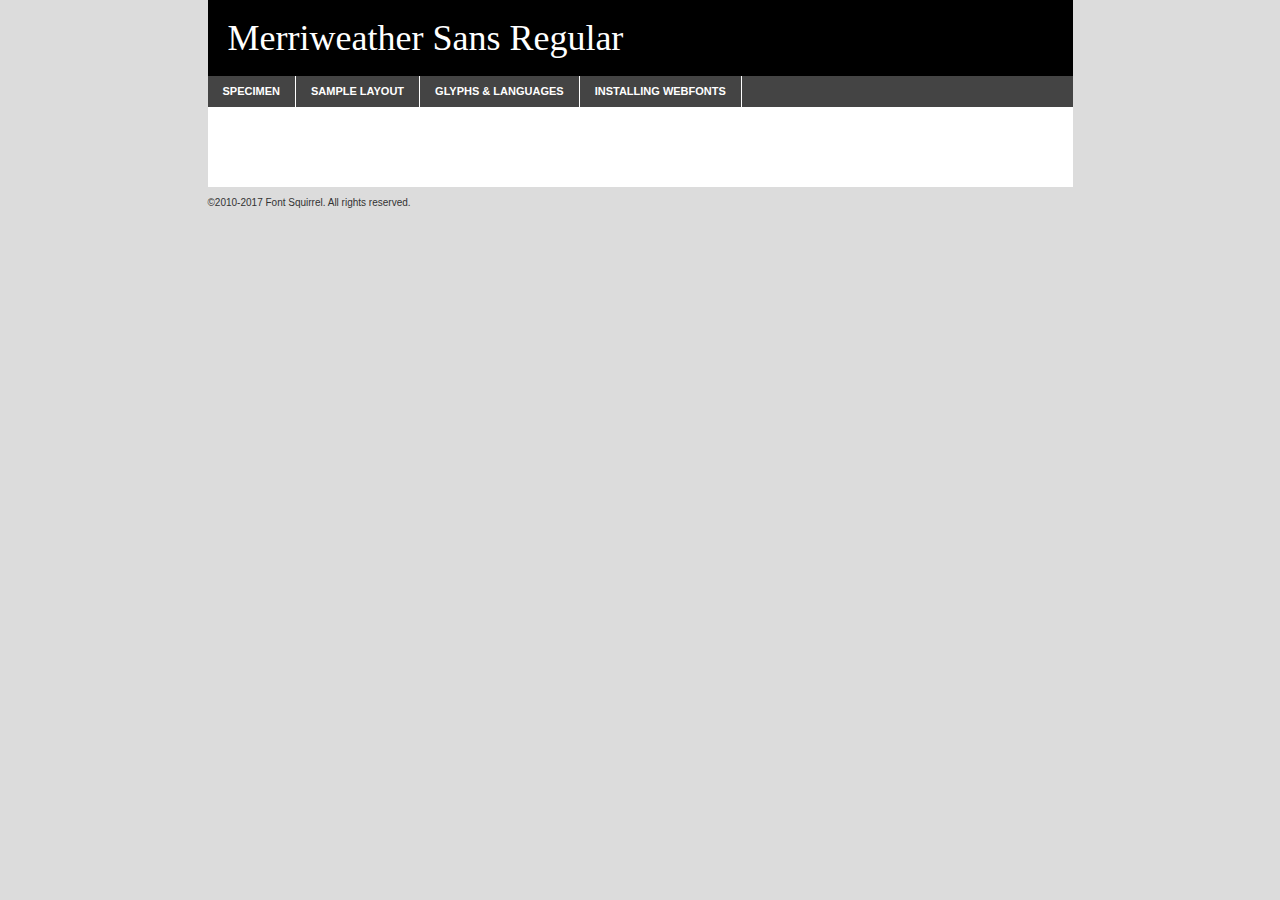
<file: font/merriweathersans-regular-demo.html>
<!DOCTYPE html PUBLIC "-//W3C//DTD XHTML 1.0 Transitional//EN"
        "http://www.w3.org/TR/xhtml1/DTD/xhtml1-transitional.dtd">

<html xmlns="http://www.w3.org/1999/xhtml" xml:lang="en" lang="en">
<head>
    <meta http-equiv="Content-Type" content="text/html; charset=utf-8"/>
    <script src="http://ajax.googleapis.com/ajax/libs/jquery/1.7.2/jquery.min.js" type="text/javascript" charset="utf-8"></script>
    <script type="text/javascript">
		(function($) {
			$.fn.easyTabs = function(option) {
				var param = jQuery.extend({ fadeSpeed: 'fast', defaultContent: 1, activeClass: 'active' }, option);
				$(this).each(function() {
					var thisId = '#' + this.id;
					if ( param.defaultContent == '' )
					{
						param.defaultContent = 1;
					}
					if ( typeof param.defaultContent == 'number' )
					{
						var defaultTab = $(thisId + ' .tabs li:eq(' + (param.defaultContent - 1) + ') a').attr('href').substr(1);
					}
					else
					{
						var defaultTab = param.defaultContent;
					}
					$(thisId + ' .tabs li a').each(function() {
						var tabToHide = $(this).attr('href').substr(1);
						$('#' + tabToHide).addClass('easytabs-tab-content');
					});
					hideAll();
					changeContent(defaultTab);

					function hideAll() {$(thisId + ' .easytabs-tab-content').hide();}

					function changeContent(tabId)
					{
						hideAll();
						$(thisId + ' .tabs li').removeClass(param.activeClass);
						$(thisId + ' .tabs li a[href=#' + tabId + ']').closest('li').addClass(param.activeClass);
						if ( param.fadeSpeed != 'none' )
						{
							$(thisId + ' #' + tabId).fadeIn(param.fadeSpeed);
						}
						else
						{
							$(thisId + ' #' + tabId).show();
						}
					}

					$(thisId + ' .tabs li').click(function() {
						var tabId = $(this).find('a').attr('href').substr(1);
						changeContent(tabId);
						return false;
					});
				});
			}
		})(jQuery);
    </script>
    <link rel="stylesheet" href="specimen_files/specimen_stylesheet.css" type="text/css" charset="utf-8"/>
    <link rel="stylesheet" href="stylesheet.css" type="text/css" charset="utf-8"/>

    <style type="text/css">
        		body {
			font-family: 'merriweather_sansregular';
        		}

            </style>

    <title>Merriweather Sans Regular Specimen</title>


    <script type="text/javascript" charset="utf-8">
		$(document).ready(function() {
			$('#container').easyTabs({ defaultContent: 1 });
		});
    </script>
</head>

<body>
<div id="container">
    <div id="header">
		Merriweather Sans Regular    </div>
    <ul class="tabs">
        <li><a href="#specimen">Specimen</a></li>
        <li><a href="#layout">Sample Layout</a></li>
		        <li><a href="#glyphs">Glyphs &amp; Languages</a></li>
        <li><a href="#installing">Installing Webfonts</a></li>

    </ul>

    <div id="main_content">


        <div id="specimen">

            <div class="section">
                <div class="grid12 firstcol">
                    <div class="huge">AaBb</div>
                </div>
            </div>

            <div class="section">
                <div class="glyph_range">A&#x200B;B&#x200b;C&#x200b;D&#x200b;E&#x200b;F&#x200b;G&#x200b;H&#x200b;I&#x200b;J&#x200b;K&#x200b;L&#x200b;M&#x200b;N&#x200b;O&#x200b;P&#x200b;Q&#x200b;R&#x200b;S&#x200b;T&#x200b;U&#x200b;V&#x200b;W&#x200b;X&#x200b;Y&#x200b;Z&#x200b;a&#x200b;b&#x200b;c&#x200b;d&#x200b;e&#x200b;f&#x200b;g&#x200b;h&#x200b;i&#x200b;j&#x200b;k&#x200b;l&#x200b;m&#x200b;n&#x200b;o&#x200b;p&#x200b;q&#x200b;r&#x200b;s&#x200b;t&#x200b;u&#x200b;v&#x200b;w&#x200b;x&#x200b;y&#x200b;z&#x200b;1&#x200b;2&#x200b;3&#x200b;4&#x200b;5&#x200b;6&#x200b;7&#x200b;8&#x200b;9&#x200b;0&#x200b;&amp;&#x200b;.&#x200b;,&#x200b;?&#x200b;!&#x200b;&#64;&#x200b;(&#x200b;)&#x200b;#&#x200b;$&#x200b;%&#x200b;*&#x200b;+&#x200b;-&#x200b;=&#x200b;:&#x200b;;</div>
            </div>
            <div class="section">
                <div class="grid12 firstcol">
                    <table class="sample_table">
                        <tr>
                            <td>10</td>
                            <td class="size10">abcdefghijklmnopqrstuvwxyzABCDEFGHIJKLMNOPQRSTUVWXYZ0123456789abcdefghijklmnopqrstuvwxyzABCDEFGHIJKLMNOPQRSTUVWXYZ0123456789abcdefghijklmnopqrstuvwxyzABCDEFGHIJKLMNOPQRSTUVWXYZ</td>
                        </tr>
                        <tr>
                            <td>11</td>
                            <td class="size11">abcdefghijklmnopqrstuvwxyzABCDEFGHIJKLMNOPQRSTUVWXYZ0123456789abcdefghijklmnopqrstuvwxyzABCDEFGHIJKLMNOPQRSTUVWXYZ0123456789abcdefghijklmnopqrstuvwxyzABCDEFGHIJKLMNOPQRSTUVWXYZ</td>
                        </tr>
                        <tr>
                            <td>12</td>
                            <td class="size12">abcdefghijklmnopqrstuvwxyzABCDEFGHIJKLMNOPQRSTUVWXYZ0123456789abcdefghijklmnopqrstuvwxyzABCDEFGHIJKLMNOPQRSTUVWXYZ0123456789abcdefghijklmnopqrstuvwxyzABCDEFGHIJKLMNOPQRSTUVWXYZ</td>
                        </tr>
                        <tr>
                            <td>13</td>
                            <td class="size13">abcdefghijklmnopqrstuvwxyzABCDEFGHIJKLMNOPQRSTUVWXYZ0123456789abcdefghijklmnopqrstuvwxyzABCDEFGHIJKLMNOPQRSTUVWXYZ0123456789abcdefghijklmnopqrstuvwxyzABCDEFGHIJKLMNOPQRSTUVWXYZ</td>
                        </tr>
                        <tr>
                            <td>14</td>
                            <td class="size14">abcdefghijklmnopqrstuvwxyzABCDEFGHIJKLMNOPQRSTUVWXYZ0123456789abcdefghijklmnopqrstuvwxyzABCDEFGHIJKLMNOPQRSTUVWXYZ0123456789abcdefghijklmnopqrstuvwxyzABCDEFGHIJKLMNOPQRSTUVWXYZ</td>
                        </tr>
                        <tr>
                            <td>16</td>
                            <td class="size16">abcdefghijklmnopqrstuvwxyzABCDEFGHIJKLMNOPQRSTUVWXYZ0123456789abcdefghijklmnopqrstuvwxyzABCDEFGHIJKLMNOPQRSTUVWXYZ</td>
                        </tr>
                        <tr>
                            <td>18</td>
                            <td class="size18">abcdefghijklmnopqrstuvwxyzABCDEFGHIJKLMNOPQRSTUVWXYZ0123456789abcdefghijklmnopqrstuvwxyzABCDEFGHIJKLMNOPQRSTUVWXYZ</td>
                        </tr>
                        <tr>
                            <td>20</td>
                            <td class="size20">abcdefghijklmnopqrstuvwxyzABCDEFGHIJKLMNOPQRSTUVWXYZ0123456789abcdefghijklmnopqrstuvwxyzABCDEFGHIJKLMNOPQRSTUVWXYZ</td>
                        </tr>
                        <tr>
                            <td>24</td>
                            <td class="size24">abcdefghijklmnopqrstuvwxyzABCDEFGHIJKLMNOPQRSTUVWXYZ0123456789abcdefghijklmnopqrstuvwxyzABCDEFGHIJKLMNOPQRSTUVWXYZ</td>
                        </tr>
                        <tr>
                            <td>30</td>
                            <td class="size30">abcdefghijklmnopqrstuvwxyzABCDEFGHIJKLMNOPQRSTUVWXYZ0123456789abcdefghijklmnopqrstuvwxyzABCDEFGHIJKLMNOPQRSTUVWXYZ</td>
                        </tr>
                        <tr>
                            <td>36</td>
                            <td class="size36">abcdefghijklmnopqrstuvwxyzABCDEFGHIJKLMNOPQRSTUVWXYZ0123456789abcdefghijklmnopqrstuvwxyzABCDEFGHIJKLMNOPQRSTUVWXYZ</td>
                        </tr>
                        <tr>
                            <td>48</td>
                            <td class="size48">abcdefghijklmnopqrstuvwxyzABCDEFGHIJKLMNOPQRSTUVWXYZ0123456789abcdefghijklmnopqrstuvwxyzABCDEFGHIJKLMNOPQRSTUVWXYZ</td>
                        </tr>
                        <tr>
                            <td>60</td>
                            <td class="size60">abcdefghijklmnopqrstuvwxyzABCDEFGHIJKLMNOPQRSTUVWXYZ0123456789abcdefghijklmnopqrstuvwxyzABCDEFGHIJKLMNOPQRSTUVWXYZ</td>
                        </tr>
                        <tr>
                            <td>72</td>
                            <td class="size72">abcdefghijklmnopqrstuvwxyzABCDEFGHIJKLMNOPQRSTUVWXYZ0123456789abcdefghijklmnopqrstuvwxyzABCDEFGHIJKLMNOPQRSTUVWXYZ</td>
                        </tr>
                        <tr>
                            <td>90</td>
                            <td class="size90">abcdefghijklmnopqrstuvwxyzABCDEFGHIJKLMNOPQRSTUVWXYZ0123456789abcdefghijklmnopqrstuvwxyzABCDEFGHIJKLMNOPQRSTUVWXYZ</td>
                        </tr>
                    </table>

                </div>

            </div>


            <div class="section" id="bodycomparison">


                <div id="xheight">
                    <div class="fontbody">&#x25FC;&#x25FC;&#x25FC;&#x25FC;&#x25FC;&#x25FC;&#x25FC;&#x25FC;&#x25FC;&#x25FC;&#x25FC;&#x25FC;&#x25FC;&#x25FC;&#x25FC;&#x25FC;&#x25FC;&#x25FC;&#x25FC;&#x25FC;&#x25FC;&#x25FC;&#x25FC;&#x25FC;&#x25FC;&#x25FC;&#x25FC;&#x25FC;&#x25FC;&#x25FC;&#x25FC;&#x25FC;&#x25FC;&#x25FC;&#x25FC;&#x25FC;&#x25FC;&#x25FC;&#x25FC;&#x25FC;&#x25FC;&#x25FC;&#x25FC;&#x25FC;&#x25FC;&#x25FC;&#x25FC;&#x25FC;&#x25FC;&#x25FC;&#x25FC;&#x25FC;&#x25FC;&#x25FC;&#x25FC;&#x25FC;&#x25FC;&#x25FC;&#x25FC;&#x25FC;&#x25FC;&#x25FC;&#x25FC;&#x25FC;&#x25FC;&#x25FC;&#x25FC;&#x25FC;&#x25FC;&#x25FC;&#x25FC;&#x25FC;&#x25FC;&#x25FC;&#x25FC;&#x25FC;&#x25FC;&#x25FC;&#x25FC;&#x25FC;&#x25FC;&#x25FC;&#x25FC;&#x25FC;&#x25FC;&#x25FC;&#x25FC;&#x25FC;&#x25FC;&#x25FC;&#x25FC;&#x25FC;&#x25FC;&#x25FC;&#x25FC;&#x25FC;&#x25FC;&#x25FC;&#x25FC;body</div>
                    <div class="arialbody">body</div>
                    <div class="verdanabody">body</div>
                    <div class="georgiabody">body</div>
                </div>
                <div class="fontbody" style="z-index:1">
                    body<span>Merriweather Sans Regular</span>
                </div>
                <div class="arialbody" style="z-index:1">
                    body<span>Arial</span>
                </div>
                <div class="verdanabody" style="z-index:1">
                    body<span>Verdana</span>
                </div>
                <div class="georgiabody" style="z-index:1">
                    body<span>Georgia</span>
                </div>


            </div>


            <div class="section psample psample_row1" id="">

                <div class="grid2 firstcol">
                    <p class="size10"><span>10.</span>Aenean lacinia bibendum nulla sed consectetur. Fusce dapibus, tellus ac cursus commodo, tortor mauris condimentum nibh, ut fermentum massa justo sit amet risus. Nullam id dolor id nibh ultricies vehicula ut id elit. Cum sociis natoque penatibus et magnis dis parturient montes, nascetur ridiculus mus. Nulla vitae elit libero, a pharetra augue.</p>

                </div>
                <div class="grid3">
                    <p class="size11"><span>11.</span>Aenean lacinia bibendum nulla sed consectetur. Fusce dapibus, tellus ac cursus commodo, tortor mauris condimentum nibh, ut fermentum massa justo sit amet risus. Nullam id dolor id nibh ultricies vehicula ut id elit. Cum sociis natoque penatibus et magnis dis parturient montes, nascetur ridiculus mus. Nulla vitae elit libero, a pharetra augue.</p>

                </div>
                <div class="grid3">
                    <p class="size12"><span>12.</span>Aenean lacinia bibendum nulla sed consectetur. Fusce dapibus, tellus ac cursus commodo, tortor mauris condimentum nibh, ut fermentum massa justo sit amet risus. Nullam id dolor id nibh ultricies vehicula ut id elit. Cum sociis natoque penatibus et magnis dis parturient montes, nascetur ridiculus mus. Nulla vitae elit libero, a pharetra augue.</p>

                </div>
                <div class="grid4">
                    <p class="size13"><span>13.</span>Aenean lacinia bibendum nulla sed consectetur. Fusce dapibus, tellus ac cursus commodo, tortor mauris condimentum nibh, ut fermentum massa justo sit amet risus. Nullam id dolor id nibh ultricies vehicula ut id elit. Cum sociis natoque penatibus et magnis dis parturient montes, nascetur ridiculus mus. Nulla vitae elit libero, a pharetra augue.</p>

                </div>
                <div class="white_blend"></div>

            </div>
            <div class="section psample psample_row2" id="">
                <div class="grid3 firstcol">
                    <p class="size14"><span>14.</span>Aenean lacinia bibendum nulla sed consectetur. Fusce dapibus, tellus ac cursus commodo, tortor mauris condimentum nibh, ut fermentum massa justo sit amet risus. Nullam id dolor id nibh ultricies vehicula ut id elit. Cum sociis natoque penatibus et magnis dis parturient montes, nascetur ridiculus mus. Nulla vitae elit libero, a pharetra augue.</p>

                </div>
                <div class="grid4">
                    <p class="size16"><span>16.</span>Aenean lacinia bibendum nulla sed consectetur. Fusce dapibus, tellus ac cursus commodo, tortor mauris condimentum nibh, ut fermentum massa justo sit amet risus. Nullam id dolor id nibh ultricies vehicula ut id elit. Cum sociis natoque penatibus et magnis dis parturient montes, nascetur ridiculus mus. Nulla vitae elit libero, a pharetra augue.</p>

                </div>
                <div class="grid5">
                    <p class="size18"><span>18.</span>Aenean lacinia bibendum nulla sed consectetur. Fusce dapibus, tellus ac cursus commodo, tortor mauris condimentum nibh, ut fermentum massa justo sit amet risus. Nullam id dolor id nibh ultricies vehicula ut id elit. Cum sociis natoque penatibus et magnis dis parturient montes, nascetur ridiculus mus. Nulla vitae elit libero, a pharetra augue.</p>

                </div>

                <div class="white_blend"></div>

            </div>

            <div class="section psample psample_row3" id="">
                <div class="grid5 firstcol">
                    <p class="size20"><span>20.</span>Aenean lacinia bibendum nulla sed consectetur. Fusce dapibus, tellus ac cursus commodo, tortor mauris condimentum nibh, ut fermentum massa justo sit amet risus. Nullam id dolor id nibh ultricies vehicula ut id elit. Cum sociis natoque penatibus et magnis dis parturient montes, nascetur ridiculus mus. Nulla vitae elit libero, a pharetra augue.</p>
                </div>
                <div class="grid7">
                    <p class="size24"><span>24.</span>Aenean lacinia bibendum nulla sed consectetur. Fusce dapibus, tellus ac cursus commodo, tortor mauris condimentum nibh, ut fermentum massa justo sit amet risus. Nullam id dolor id nibh ultricies vehicula ut id elit. Cum sociis natoque penatibus et magnis dis parturient montes, nascetur ridiculus mus. Nulla vitae elit libero, a pharetra augue.</p>
                </div>

                <div class="white_blend"></div>

            </div>

            <div class="section psample psample_row4" id="">
                <div class="grid12 firstcol">
                    <p class="size30"><span>30.</span>Aenean lacinia bibendum nulla sed consectetur. Fusce dapibus, tellus ac cursus commodo, tortor mauris condimentum nibh, ut fermentum massa justo sit amet risus. Nullam id dolor id nibh ultricies vehicula ut id elit. Cum sociis natoque penatibus et magnis dis parturient montes, nascetur ridiculus mus. Nulla vitae elit libero, a pharetra augue.</p>
                </div>
                <div class="white_blend"></div>

            </div>


            <div class="section psample psample_row1 fullreverse">
                <div class="grid2 firstcol">
                    <p class="size10"><span>10.</span>Aenean lacinia bibendum nulla sed consectetur. Fusce dapibus, tellus ac cursus commodo, tortor mauris condimentum nibh, ut fermentum massa justo sit amet risus. Nullam id dolor id nibh ultricies vehicula ut id elit. Cum sociis natoque penatibus et magnis dis parturient montes, nascetur ridiculus mus. Nulla vitae elit libero, a pharetra augue.</p>

                </div>
                <div class="grid3">
                    <p class="size11"><span>11.</span>Aenean lacinia bibendum nulla sed consectetur. Fusce dapibus, tellus ac cursus commodo, tortor mauris condimentum nibh, ut fermentum massa justo sit amet risus. Nullam id dolor id nibh ultricies vehicula ut id elit. Cum sociis natoque penatibus et magnis dis parturient montes, nascetur ridiculus mus. Nulla vitae elit libero, a pharetra augue.</p>

                </div>
                <div class="grid3">
                    <p class="size12"><span>12.</span>Aenean lacinia bibendum nulla sed consectetur. Fusce dapibus, tellus ac cursus commodo, tortor mauris condimentum nibh, ut fermentum massa justo sit amet risus. Nullam id dolor id nibh ultricies vehicula ut id elit. Cum sociis natoque penatibus et magnis dis parturient montes, nascetur ridiculus mus. Nulla vitae elit libero, a pharetra augue.</p>

                </div>
                <div class="grid4">
                    <p class="size13"><span>13.</span>Aenean lacinia bibendum nulla sed consectetur. Fusce dapibus, tellus ac cursus commodo, tortor mauris condimentum nibh, ut fermentum massa justo sit amet risus. Nullam id dolor id nibh ultricies vehicula ut id elit. Cum sociis natoque penatibus et magnis dis parturient montes, nascetur ridiculus mus. Nulla vitae elit libero, a pharetra augue.</p>

                </div>
                <div class="black_blend"></div>

            </div>

            <div class="section psample psample_row2 fullreverse">
                <div class="grid3 firstcol">
                    <p class="size14"><span>14.</span>Aenean lacinia bibendum nulla sed consectetur. Fusce dapibus, tellus ac cursus commodo, tortor mauris condimentum nibh, ut fermentum massa justo sit amet risus. Nullam id dolor id nibh ultricies vehicula ut id elit. Cum sociis natoque penatibus et magnis dis parturient montes, nascetur ridiculus mus. Nulla vitae elit libero, a pharetra augue.</p>

                </div>
                <div class="grid4">
                    <p class="size16"><span>16.</span>Aenean lacinia bibendum nulla sed consectetur. Fusce dapibus, tellus ac cursus commodo, tortor mauris condimentum nibh, ut fermentum massa justo sit amet risus. Nullam id dolor id nibh ultricies vehicula ut id elit. Cum sociis natoque penatibus et magnis dis parturient montes, nascetur ridiculus mus. Nulla vitae elit libero, a pharetra augue.</p>

                </div>
                <div class="grid5">
                    <p class="size18"><span>18.</span>Aenean lacinia bibendum nulla sed consectetur. Fusce dapibus, tellus ac cursus commodo, tortor mauris condimentum nibh, ut fermentum massa justo sit amet risus. Nullam id dolor id nibh ultricies vehicula ut id elit. Cum sociis natoque penatibus et magnis dis parturient montes, nascetur ridiculus mus. Nulla vitae elit libero, a pharetra augue.</p>

                </div>
                <div class="black_blend"></div>

            </div>

            <div class="section psample fullreverse psample_row3" id="">
                <div class="grid5 firstcol">
                    <p class="size20"><span>20.</span>Aenean lacinia bibendum nulla sed consectetur. Fusce dapibus, tellus ac cursus commodo, tortor mauris condimentum nibh, ut fermentum massa justo sit amet risus. Nullam id dolor id nibh ultricies vehicula ut id elit. Cum sociis natoque penatibus et magnis dis parturient montes, nascetur ridiculus mus. Nulla vitae elit libero, a pharetra augue.</p>
                </div>
                <div class="grid7">
                    <p class="size24"><span>24.</span>Aenean lacinia bibendum nulla sed consectetur. Fusce dapibus, tellus ac cursus commodo, tortor mauris condimentum nibh, ut fermentum massa justo sit amet risus. Nullam id dolor id nibh ultricies vehicula ut id elit. Cum sociis natoque penatibus et magnis dis parturient montes, nascetur ridiculus mus. Nulla vitae elit libero, a pharetra augue.</p>
                </div>

                <div class="black_blend"></div>

            </div>

            <div class="section psample fullreverse psample_row4" id="" style="border-bottom: 20px #000 solid;">
                <div class="grid12 firstcol">
                    <p class="size30"><span>30.</span>Aenean lacinia bibendum nulla sed consectetur. Fusce dapibus, tellus ac cursus commodo, tortor mauris condimentum nibh, ut fermentum massa justo sit amet risus. Nullam id dolor id nibh ultricies vehicula ut id elit. Cum sociis natoque penatibus et magnis dis parturient montes, nascetur ridiculus mus. Nulla vitae elit libero, a pharetra augue.</p>
                </div>
                <div class="black_blend"></div>

            </div>


        </div>

        <div id="layout">

            <div class="section">

                <div class="grid12 firstcol">
                    <h1>Lorem Ipsum Dolor</h1>
                    <h2>Etiam porta sem malesuada magna mollis euismod</h2>

                    <p class="byline">By <a href="#link">Aenean Lacinia</a></p>
                </div>
            </div>
            <div class="section">
                <div class="grid8 firstcol">
                    <p class="large">Donec sed odio dui. Morbi leo risus, porta ac consectetur ac, vestibulum at eros. Fusce dapibus, tellus ac cursus commodo, tortor mauris condimentum nibh, ut fermentum massa justo sit amet risus. </p>


                    <h3>Pellentesque ornare sem</h3>

                    <p>Maecenas sed diam eget risus varius blandit sit amet non magna. Maecenas faucibus mollis interdum. Donec ullamcorper nulla non metus auctor fringilla. Nullam id dolor id nibh ultricies vehicula ut id elit. Nullam id dolor id nibh ultricies vehicula ut id elit. </p>

                    <p>Aenean eu leo quam. Pellentesque ornare sem lacinia quam venenatis vestibulum. Lorem ipsum dolor sit amet, consectetur adipiscing elit. Cum sociis natoque penatibus et magnis dis parturient montes, nascetur ridiculus mus. </p>

                    <p>Nulla vitae elit libero, a pharetra augue. Praesent commodo cursus magna, vel scelerisque nisl consectetur et. Aenean lacinia bibendum nulla sed consectetur. </p>

                    <p>Nullam quis risus eget urna mollis ornare vel eu leo. Nullam quis risus eget urna mollis ornare vel eu leo. Maecenas sed diam eget risus varius blandit sit amet non magna. Donec ullamcorper nulla non metus auctor fringilla. </p>

                    <h3>Cras mattis consectetur</h3>

                    <p>Aenean eu leo quam. Pellentesque ornare sem lacinia quam venenatis vestibulum. Aenean lacinia bibendum nulla sed consectetur. Integer posuere erat a ante venenatis dapibus posuere velit aliquet. Cras mattis consectetur purus sit amet fermentum. </p>

                    <p>Nullam id dolor id nibh ultricies vehicula ut id elit. Nullam quis risus eget urna mollis ornare vel eu leo. Cras mattis consectetur purus sit amet fermentum.</p>
                </div>

                <div class="grid4 sidebar">

                    <div class="box reverse">
                        <p class="last">Nullam quis risus eget urna mollis ornare vel eu leo. Donec ullamcorper nulla non metus auctor fringilla. Cras mattis consectetur purus sit amet fermentum. Sed posuere consectetur est at lobortis. Lorem ipsum dolor sit amet, consectetur adipiscing elit. </p>
                    </div>

                    <p class="caption">Maecenas sed diam eget risus varius.</p>

                    <p>Vestibulum id ligula porta felis euismod semper. Integer posuere erat a ante venenatis dapibus posuere velit aliquet. Vestibulum id ligula porta felis euismod semper. Sed posuere consectetur est at lobortis. Maecenas sed diam eget risus varius blandit sit amet non magna. Fusce dapibus, tellus ac cursus commodo, tortor mauris condimentum nibh, ut fermentum massa justo sit amet risus. </p>


                    <p>Duis mollis, est non commodo luctus, nisi erat porttitor ligula, eget lacinia odio sem nec elit. Aenean lacinia bibendum nulla sed consectetur. Vivamus sagittis lacus vel augue laoreet rutrum faucibus dolor auctor. Aenean lacinia bibendum nulla sed consectetur. Nullam quis risus eget urna mollis ornare vel eu leo. </p>

                    <p>Praesent commodo cursus magna, vel scelerisque nisl consectetur et. Donec ullamcorper nulla non metus auctor fringilla. Maecenas faucibus mollis interdum. Fusce dapibus, tellus ac cursus commodo, tortor mauris condimentum nibh, ut fermentum massa justo sit amet risus. </p>

                </div>
            </div>

        </div>


		

        <div id="glyphs">
            <div class="section">
                <div class="grid12 firstcol">

                    <h1>Language Support</h1>
                    <p>The subset of Merriweather Sans Regular in this kit supports the following languages:<br/>

						Albanian, Basque, Breton, Chamorro, Danish, Dutch, English, Faroese, Finnish, French, Frisian, Galician, German, Icelandic, Italian, Malagasy, Norwegian, Portuguese, Spanish, Alsatian, Aragonese, Arapaho, Arrernte, Asturian, Aymara, Bislama, Cebuano, Corsican, Fijian, French_creole, Genoese, Gilbertese, Greenlandic, Haitian_creole, Hiligaynon, Hmong, Hopi, Ibanag, Iloko_ilokano, Indonesian, Interglossa_glosa, Interlingua, Irish_gaelic, Jerriais, Lojban, Lombard, Luxembourgeois, Manx, Mohawk, Norfolk_pitcairnese, Occitan, Oromo, Pangasinan, Papiamento, Piedmontese, Potawatomi, Rhaeto-romance, Romansh, Rotokas, Sami_lule, Samoan, Sardinian, Scots_gaelic, Seychelles_creole, Shona, Sicilian, Somali, Southern_ndebele, Swahili, Swati_swazi, Tagalog_filipino_pilipino, Tetum, Tok_pisin, Uyghur_latinized, Volapuk, Walloon, Warlpiri, Xhosa, Yapese, Zulu, Latinbasic, Ubasic, Demo                    </p>
                    <h1>Glyph Chart</h1>
                    <p>The subset of Merriweather Sans Regular in this kit includes all the glyphs listed below. Unicode entities are included above each glyph to help you insert individual characters into your layout.</p>
                    <div id="glyph_chart">

																				                                <div><p>&amp;#1;</p>&#1;</div>
																				                                <div><p>&amp;#2;</p>&#2;</div>
																				                                <div><p>&amp;#3;</p>&#3;</div>
																				                                <div><p>&amp;#5;</p>&#5;</div>
																				                                <div><p>&amp;#6;</p>&#6;</div>
																				                                <div><p>&amp;#7;</p>&#7;</div>
																				                                <div><p>&amp;#8;</p>&#8;</div>
																				                                <div><p>&amp;#9;</p>&#9;</div>
																				                                <div><p>&amp;#10;</p>&#10;</div>
																				                                <div><p>&amp;#16;</p>&#16;</div>
																				                                <div><p>&amp;#17;</p>&#17;</div>
																				                                <div><p>&amp;#18;</p>&#18;</div>
																				                                <div><p>&amp;#19;</p>&#19;</div>
																				                                <div><p>&amp;#20;</p>&#20;</div>
																				                                <div><p>&amp;#21;</p>&#21;</div>
																				                                <div><p>&amp;#22;</p>&#22;</div>
																				                                <div><p>&amp;#23;</p>&#23;</div>
																				                                <div><p>&amp;#24;</p>&#24;</div>
																				                                <div><p>&amp;#25;</p>&#25;</div>
																				                                <div><p>&amp;#30;</p>&#30;</div>
																				                                <div><p>&amp;#31;</p>&#31;</div>
																				                                <div><p>&amp;#32;</p>&#32;</div>
																				                                <div><p>&amp;#33;</p>&#33;</div>
																				                                <div><p>&amp;#34;</p>&#34;</div>
																				                                <div><p>&amp;#35;</p>&#35;</div>
																				                                <div><p>&amp;#36;</p>&#36;</div>
																				                                <div><p>&amp;#37;</p>&#37;</div>
																				                                <div><p>&amp;#38;</p>&#38;</div>
																				                                <div><p>&amp;#39;</p>&#39;</div>
																				                                <div><p>&amp;#40;</p>&#40;</div>
																				                                <div><p>&amp;#41;</p>&#41;</div>
																				                                <div><p>&amp;#42;</p>&#42;</div>
																				                                <div><p>&amp;#43;</p>&#43;</div>
																				                                <div><p>&amp;#44;</p>&#44;</div>
																				                                <div><p>&amp;#45;</p>&#45;</div>
																				                                <div><p>&amp;#46;</p>&#46;</div>
																				                                <div><p>&amp;#47;</p>&#47;</div>
																				                                <div><p>&amp;#48;</p>&#48;</div>
																				                                <div><p>&amp;#49;</p>&#49;</div>
																				                                <div><p>&amp;#50;</p>&#50;</div>
																				                                <div><p>&amp;#51;</p>&#51;</div>
																				                                <div><p>&amp;#52;</p>&#52;</div>
																				                                <div><p>&amp;#53;</p>&#53;</div>
																				                                <div><p>&amp;#54;</p>&#54;</div>
																				                                <div><p>&amp;#55;</p>&#55;</div>
																				                                <div><p>&amp;#56;</p>&#56;</div>
																				                                <div><p>&amp;#57;</p>&#57;</div>
																				                                <div><p>&amp;#58;</p>&#58;</div>
																				                                <div><p>&amp;#59;</p>&#59;</div>
																				                                <div><p>&amp;#60;</p>&#60;</div>
																				                                <div><p>&amp;#61;</p>&#61;</div>
																				                                <div><p>&amp;#62;</p>&#62;</div>
																				                                <div><p>&amp;#63;</p>&#63;</div>
																				                                <div><p>&amp;#64;</p>&#64;</div>
																				                                <div><p>&amp;#65;</p>&#65;</div>
																				                                <div><p>&amp;#66;</p>&#66;</div>
																				                                <div><p>&amp;#67;</p>&#67;</div>
																				                                <div><p>&amp;#68;</p>&#68;</div>
																				                                <div><p>&amp;#69;</p>&#69;</div>
																				                                <div><p>&amp;#70;</p>&#70;</div>
																				                                <div><p>&amp;#71;</p>&#71;</div>
																				                                <div><p>&amp;#72;</p>&#72;</div>
																				                                <div><p>&amp;#73;</p>&#73;</div>
																				                                <div><p>&amp;#74;</p>&#74;</div>
																				                                <div><p>&amp;#75;</p>&#75;</div>
																				                                <div><p>&amp;#76;</p>&#76;</div>
																				                                <div><p>&amp;#77;</p>&#77;</div>
																				                                <div><p>&amp;#78;</p>&#78;</div>
																				                                <div><p>&amp;#79;</p>&#79;</div>
																				                                <div><p>&amp;#80;</p>&#80;</div>
																				                                <div><p>&amp;#81;</p>&#81;</div>
																				                                <div><p>&amp;#82;</p>&#82;</div>
																				                                <div><p>&amp;#83;</p>&#83;</div>
																				                                <div><p>&amp;#84;</p>&#84;</div>
																				                                <div><p>&amp;#85;</p>&#85;</div>
																				                                <div><p>&amp;#86;</p>&#86;</div>
																				                                <div><p>&amp;#87;</p>&#87;</div>
																				                                <div><p>&amp;#88;</p>&#88;</div>
																				                                <div><p>&amp;#89;</p>&#89;</div>
																				                                <div><p>&amp;#90;</p>&#90;</div>
																				                                <div><p>&amp;#91;</p>&#91;</div>
																				                                <div><p>&amp;#92;</p>&#92;</div>
																				                                <div><p>&amp;#93;</p>&#93;</div>
																				                                <div><p>&amp;#94;</p>&#94;</div>
																				                                <div><p>&amp;#95;</p>&#95;</div>
																				                                <div><p>&amp;#96;</p>&#96;</div>
																				                                <div><p>&amp;#97;</p>&#97;</div>
																				                                <div><p>&amp;#98;</p>&#98;</div>
																				                                <div><p>&amp;#99;</p>&#99;</div>
																				                                <div><p>&amp;#100;</p>&#100;</div>
																				                                <div><p>&amp;#101;</p>&#101;</div>
																				                                <div><p>&amp;#102;</p>&#102;</div>
																				                                <div><p>&amp;#103;</p>&#103;</div>
																				                                <div><p>&amp;#104;</p>&#104;</div>
																				                                <div><p>&amp;#105;</p>&#105;</div>
																				                                <div><p>&amp;#106;</p>&#106;</div>
																				                                <div><p>&amp;#107;</p>&#107;</div>
																				                                <div><p>&amp;#108;</p>&#108;</div>
																				                                <div><p>&amp;#109;</p>&#109;</div>
																				                                <div><p>&amp;#110;</p>&#110;</div>
																				                                <div><p>&amp;#111;</p>&#111;</div>
																				                                <div><p>&amp;#112;</p>&#112;</div>
																				                                <div><p>&amp;#113;</p>&#113;</div>
																				                                <div><p>&amp;#114;</p>&#114;</div>
																				                                <div><p>&amp;#115;</p>&#115;</div>
																				                                <div><p>&amp;#116;</p>&#116;</div>
																				                                <div><p>&amp;#117;</p>&#117;</div>
																				                                <div><p>&amp;#118;</p>&#118;</div>
																				                                <div><p>&amp;#119;</p>&#119;</div>
																				                                <div><p>&amp;#120;</p>&#120;</div>
																				                                <div><p>&amp;#121;</p>&#121;</div>
																				                                <div><p>&amp;#122;</p>&#122;</div>
																				                                <div><p>&amp;#123;</p>&#123;</div>
																				                                <div><p>&amp;#124;</p>&#124;</div>
																				                                <div><p>&amp;#125;</p>&#125;</div>
																				                                <div><p>&amp;#126;</p>&#126;</div>
																				                                <div><p>&amp;#127;</p>&#127;</div>
																				                                <div><p>&amp;#160;</p>&#160;</div>
																				                                <div><p>&amp;#161;</p>&#161;</div>
																				                                <div><p>&amp;#162;</p>&#162;</div>
																				                                <div><p>&amp;#163;</p>&#163;</div>
																				                                <div><p>&amp;#164;</p>&#164;</div>
																				                                <div><p>&amp;#165;</p>&#165;</div>
																				                                <div><p>&amp;#166;</p>&#166;</div>
																				                                <div><p>&amp;#167;</p>&#167;</div>
																				                                <div><p>&amp;#168;</p>&#168;</div>
																				                                <div><p>&amp;#169;</p>&#169;</div>
																				                                <div><p>&amp;#170;</p>&#170;</div>
																				                                <div><p>&amp;#171;</p>&#171;</div>
																				                                <div><p>&amp;#172;</p>&#172;</div>
																				                                <div><p>&amp;#173;</p>&#173;</div>
																				                                <div><p>&amp;#174;</p>&#174;</div>
																				                                <div><p>&amp;#175;</p>&#175;</div>
																				                                <div><p>&amp;#176;</p>&#176;</div>
																				                                <div><p>&amp;#177;</p>&#177;</div>
																				                                <div><p>&amp;#178;</p>&#178;</div>
																				                                <div><p>&amp;#179;</p>&#179;</div>
																				                                <div><p>&amp;#180;</p>&#180;</div>
																				                                <div><p>&amp;#181;</p>&#181;</div>
																				                                <div><p>&amp;#182;</p>&#182;</div>
																				                                <div><p>&amp;#183;</p>&#183;</div>
																				                                <div><p>&amp;#184;</p>&#184;</div>
																				                                <div><p>&amp;#185;</p>&#185;</div>
																				                                <div><p>&amp;#186;</p>&#186;</div>
																				                                <div><p>&amp;#187;</p>&#187;</div>
																				                                <div><p>&amp;#188;</p>&#188;</div>
																				                                <div><p>&amp;#189;</p>&#189;</div>
																				                                <div><p>&amp;#190;</p>&#190;</div>
																				                                <div><p>&amp;#191;</p>&#191;</div>
																				                                <div><p>&amp;#192;</p>&#192;</div>
																				                                <div><p>&amp;#193;</p>&#193;</div>
																				                                <div><p>&amp;#194;</p>&#194;</div>
																				                                <div><p>&amp;#195;</p>&#195;</div>
																				                                <div><p>&amp;#196;</p>&#196;</div>
																				                                <div><p>&amp;#197;</p>&#197;</div>
																				                                <div><p>&amp;#198;</p>&#198;</div>
																				                                <div><p>&amp;#199;</p>&#199;</div>
																				                                <div><p>&amp;#200;</p>&#200;</div>
																				                                <div><p>&amp;#201;</p>&#201;</div>
																				                                <div><p>&amp;#202;</p>&#202;</div>
																				                                <div><p>&amp;#203;</p>&#203;</div>
																				                                <div><p>&amp;#204;</p>&#204;</div>
																				                                <div><p>&amp;#205;</p>&#205;</div>
																				                                <div><p>&amp;#206;</p>&#206;</div>
																				                                <div><p>&amp;#207;</p>&#207;</div>
																				                                <div><p>&amp;#208;</p>&#208;</div>
																				                                <div><p>&amp;#209;</p>&#209;</div>
																				                                <div><p>&amp;#210;</p>&#210;</div>
																				                                <div><p>&amp;#211;</p>&#211;</div>
																				                                <div><p>&amp;#212;</p>&#212;</div>
																				                                <div><p>&amp;#213;</p>&#213;</div>
																				                                <div><p>&amp;#214;</p>&#214;</div>
																				                                <div><p>&amp;#215;</p>&#215;</div>
																				                                <div><p>&amp;#216;</p>&#216;</div>
																				                                <div><p>&amp;#217;</p>&#217;</div>
																				                                <div><p>&amp;#218;</p>&#218;</div>
																				                                <div><p>&amp;#219;</p>&#219;</div>
																				                                <div><p>&amp;#220;</p>&#220;</div>
																				                                <div><p>&amp;#221;</p>&#221;</div>
																				                                <div><p>&amp;#222;</p>&#222;</div>
																				                                <div><p>&amp;#223;</p>&#223;</div>
																				                                <div><p>&amp;#224;</p>&#224;</div>
																				                                <div><p>&amp;#225;</p>&#225;</div>
																				                                <div><p>&amp;#226;</p>&#226;</div>
																				                                <div><p>&amp;#227;</p>&#227;</div>
																				                                <div><p>&amp;#228;</p>&#228;</div>
																				                                <div><p>&amp;#229;</p>&#229;</div>
																				                                <div><p>&amp;#230;</p>&#230;</div>
																				                                <div><p>&amp;#231;</p>&#231;</div>
																				                                <div><p>&amp;#232;</p>&#232;</div>
																				                                <div><p>&amp;#233;</p>&#233;</div>
																				                                <div><p>&amp;#234;</p>&#234;</div>
																				                                <div><p>&amp;#235;</p>&#235;</div>
																				                                <div><p>&amp;#236;</p>&#236;</div>
																				                                <div><p>&amp;#237;</p>&#237;</div>
																				                                <div><p>&amp;#238;</p>&#238;</div>
																				                                <div><p>&amp;#239;</p>&#239;</div>
																				                                <div><p>&amp;#240;</p>&#240;</div>
																				                                <div><p>&amp;#241;</p>&#241;</div>
																				                                <div><p>&amp;#242;</p>&#242;</div>
																				                                <div><p>&amp;#243;</p>&#243;</div>
																				                                <div><p>&amp;#244;</p>&#244;</div>
																				                                <div><p>&amp;#245;</p>&#245;</div>
																				                                <div><p>&amp;#246;</p>&#246;</div>
																				                                <div><p>&amp;#247;</p>&#247;</div>
																				                                <div><p>&amp;#248;</p>&#248;</div>
																				                                <div><p>&amp;#249;</p>&#249;</div>
																				                                <div><p>&amp;#250;</p>&#250;</div>
																				                                <div><p>&amp;#251;</p>&#251;</div>
																				                                <div><p>&amp;#252;</p>&#252;</div>
																				                                <div><p>&amp;#253;</p>&#253;</div>
																				                                <div><p>&amp;#254;</p>&#254;</div>
																				                                <div><p>&amp;#255;</p>&#255;</div>
																				                                <div><p>&amp;#338;</p>&#338;</div>
																				                                <div><p>&amp;#339;</p>&#339;</div>
																				                                <div><p>&amp;#376;</p>&#376;</div>
																				                                <div><p>&amp;#710;</p>&#710;</div>
																				                                <div><p>&amp;#732;</p>&#732;</div>
																				                                <div><p>&amp;#8192;</p>&#8192;</div>
																				                                <div><p>&amp;#8193;</p>&#8193;</div>
																				                                <div><p>&amp;#8194;</p>&#8194;</div>
																				                                <div><p>&amp;#8195;</p>&#8195;</div>
																				                                <div><p>&amp;#8196;</p>&#8196;</div>
																				                                <div><p>&amp;#8197;</p>&#8197;</div>
																				                                <div><p>&amp;#8198;</p>&#8198;</div>
																				                                <div><p>&amp;#8199;</p>&#8199;</div>
																				                                <div><p>&amp;#8200;</p>&#8200;</div>
																				                                <div><p>&amp;#8201;</p>&#8201;</div>
																				                                <div><p>&amp;#8202;</p>&#8202;</div>
																				                                <div><p>&amp;#8208;</p>&#8208;</div>
																				                                <div><p>&amp;#8209;</p>&#8209;</div>
																				                                <div><p>&amp;#8210;</p>&#8210;</div>
																				                                <div><p>&amp;#8211;</p>&#8211;</div>
																				                                <div><p>&amp;#8212;</p>&#8212;</div>
																				                                <div><p>&amp;#8216;</p>&#8216;</div>
																				                                <div><p>&amp;#8217;</p>&#8217;</div>
																				                                <div><p>&amp;#8218;</p>&#8218;</div>
																				                                <div><p>&amp;#8220;</p>&#8220;</div>
																				                                <div><p>&amp;#8221;</p>&#8221;</div>
																				                                <div><p>&amp;#8222;</p>&#8222;</div>
																				                                <div><p>&amp;#8226;</p>&#8226;</div>
																				                                <div><p>&amp;#8230;</p>&#8230;</div>
																				                                <div><p>&amp;#8239;</p>&#8239;</div>
																				                                <div><p>&amp;#8249;</p>&#8249;</div>
																				                                <div><p>&amp;#8250;</p>&#8250;</div>
																				                                <div><p>&amp;#8287;</p>&#8287;</div>
																				                                <div><p>&amp;#8364;</p>&#8364;</div>
																				                                <div><p>&amp;#8482;</p>&#8482;</div>
																				                                <div><p>&amp;#9724;</p>&#9724;</div>
																				                                <div><p>&amp;#64257;</p>&#64257;</div>
																				                                <div><p>&amp;#64258;</p>&#64258;</div>
																				                                <div><p>&amp;#64259;</p>&#64259;</div>
																				                                <div><p>&amp;#64260;</p>&#64260;</div>
																																																										                    </div>
                </div>


            </div>
        </div>


        <div id="specs">

        </div>

        <div id="installing">
            <div class="section">
                <div class="grid7 firstcol">
                    <h1>Installing Webfonts</h1>

                    <p>Webfonts are supported by all major browser platforms but not all in the same way. There are currently four different font formats that must be included in order to target all browsers. This includes TTF, WOFF, EOT and SVG.</p>

                    <h2>1. Upload your webfonts</h2>
                    <p>You must upload your webfont kit to your website. They should be in or near the same directory as your CSS files.</p>

                    <h2>2. Include the webfont stylesheet</h2>
                    <p>A special CSS @font-face declaration helps the various browsers select the appropriate font it needs without causing you a bunch of headaches. Learn more about this syntax by reading the <a href="https://www.fontspring.com/blog/further-hardening-of-the-bulletproof-syntax">Fontspring blog post</a> about it. The code for it is as follows:</p>


                    <code>
                        @font-face{
                        font-family: 'MyWebFont';
                        src: url('WebFont.eot');
                        src: url('WebFont.eot?#iefix') format('embedded-opentype'),
                        url('WebFont.woff') format('woff'),
                        url('WebFont.ttf') format('truetype'),
                        url('WebFont.svg#webfont') format('svg');
                        }
                    </code>

                    <p>We've already gone ahead and generated the code for you. All you have to do is link to the stylesheet in your HTML, like this:</p>
                    <code>&lt;link rel=&quot;stylesheet&quot; href=&quot;stylesheet.css&quot; type=&quot;text/css&quot; charset=&quot;utf-8&quot; /&gt;</code>

                    <h2>3. Modify your own stylesheet</h2>
                    <p>To take advantage of your new fonts, you must tell your stylesheet to use them. Look at the original @font-face declaration above and find the property called "font-family." The name linked there will be what you use to reference the font. Prepend that webfont name to the font stack in the "font-family" property, inside the selector you want to change. For example:</p>
                    <code>p { font-family: 'WebFont', Arial, sans-serif; }</code>

                    <h2>4. Test</h2>
                    <p>Getting webfonts to work cross-browser <em>can</em> be tricky. Use the information in the sidebar to help you if you find that fonts aren't loading in a particular browser.</p>
                </div>

                <div class="grid5 sidebar">
                    <div class="box">
                        <h2>Troubleshooting<br/>Font-Face Problems</h2>
                        <p>Having trouble getting your webfonts to load in your new website? Here are some tips to sort out what might be the problem.</p>

                        <h3>Fonts not showing in any browser</h3>

                        <p>This sounds like you need to work on the plumbing. You either did not upload the fonts to the correct directory, or you did not link the fonts properly in the CSS. If you've confirmed that all this is correct and you still have a problem, take a look at your .htaccess file and see if requests are getting intercepted.</p>

                        <h3>Fonts not loading in iPhone or iPad</h3>

                        <p>The most common problem here is that you are serving the fonts from an IIS server. IIS refuses to serve files that have unknown MIME types. If that is the case, you must set the MIME type for SVG to "image/svg+xml" in the server settings. Follow these instructions from Microsoft if you need help.</p>

                        <h3>Fonts not loading in Firefox</h3>

                        <p>The primary reason for this failure? You are still using a version Firefox older than 3.5. So upgrade already! If that isn't it, then you are very likely serving fonts from a different domain. Firefox requires that all font assets be served from the same domain. Lastly it is possible that you need to add WOFF to your list of MIME types (if you are serving via IIS.)</p>

                        <h3>Fonts not loading in IE</h3>

                        <p>Are you looking at Internet Explorer on an actual Windows machine or are you cheating by using a service like Adobe BrowserLab? Many of these screenshot services do not render @font-face for IE. Best to test it on a real machine.</p>

                        <h3>Fonts not loading in IE9</h3>

                        <p>IE9, like Firefox, requires that fonts be served from the same domain as the website. Make sure that is the case.</p>
                    </div>
                </div>
            </div>

        </div>

    </div>
    <div id="footer">
        <p>&copy;2010-2017 Font Squirrel. All rights reserved.</p>
    </div>
</div>
</body>
</html>
</file>
<file: style.css>
@font-face {
    font-family: 'faster-one';
    src: url('./font/fasterone-regular-webfont.woff2') format('woff2'),
         url('./font/fasterone-regular-webfont.woff') format('woff');
    font-weight: normal;
    font-style: normal;

}
@font-face {
    font-family: 'merriweather_sans-regular';
    src: url('./font/merriweathersans-regular-webfont.woff2') format('woff2'),
         url('./font/merriweathersans-regular-webfont.woff') format('woff');
    font-weight: normal;
    font-style: normal;

}

/* css reset */

*, *::before, *::after {
    box-sizing: border-box;
  }

* {
    font-size: 14px;
    margin: 0;
}

body {
    line-height: 1.5;
    -webkit-font-smoothing: antialiased;
  }

  img, svg {
    display: block;
    max-width: 100%;
  }

  input, button, a {
    font: inherit;
  }

  p {
    overflow-wrap: break-word;
    text-wrap: pretty;
  }

  input:-webkit-autofill {
    font-family: inherit;
    border: none;
    border-radius: .3rem;
    caret-color: var(--black-color); 
    color: var(--black-color);
    background: var(--black-color);
    -webkit-font-feature-settings: off;
    -webkit-text-fill-color: var(--black-color); 
    -webkit-background-clip: text; 
    box-shadow: 0 0 0 50px var(var(--black-color)) inset; 
    }

 :root {
    --system-ui: system-ui, "Segoe UI", Roboto, Helvetica, Arial, sans-serif, "Segoe UI Symbol";
    --beige-color: #a98f7d;
    --brown-color: #7f5340;
    --black-color: #050505d7;
    --green-color: #3b6827;
    --white-color: #f5f5f5dd;
    --red-color: #e35c38;
    --lower-shadow: 0 0.4rem 0.2rem 0 rgba(0, 0, 0, 0.055);
    --logo-background: rgba(0, 0, 0, 0.34);
    --form-background: rgba(255, 255, 255, 0.998);
}
*{
    font-family: 'merriweather_sans-regular', var(--system-ui);
}
.container {
    display: flex;
    height: 120vh;
    width: 100%; 
}
.visuals-container, .content-container {
    display:flex;
    flex-direction: column;
    flex-shrink: 0;
}

.visuals-container{
    position: relative;
    width: 500px;
    overflow: hidden;
}
.sidebar-pic{
    height: 120vh;
    object-fit: cover;
}
.logo-container{
    display: flex;
    justify-content: center;  
    align-items: center; 
    position: absolute;
    background-color: var(--logo-background);
    color: white;
    bottom: 6rem;
    padding: 3.5rem;
    width: 100%;
    gap: 40px;
}

.logo{
min-width: 4rem;
fill: var(--white-color);
width: 8rem;
}

.logo-text{
    font-size: 3rem;
    font-family: 'faster-one', var(--system-ui);
    color: var(--white-color);
    line-height: 1;
}

.credits{
    padding: 1rem;
    position: absolute;
    bottom: 0;
    color: var(--white-color);
    align-self: center;
    font-size: 0.8rem;
}

/* form side style */
.content-container{
    background-color: var(--white-color);
    color: var(--black-color);
    flex: 0 1 auto;
}

.content-container > div > p
{
    margin-top: 0.5rem; 
    margin-bottom: 0.5rem; 
}
.header > p:first-of-type{
    padding-right: 2rem;
}
.content-container > div > p,
.content-container > div.form-container > p
{
    font-size: 1.2rem;
}

.form-container > form > div.form-row{
    display: flex;
    flex: 0 ;
    justify-content: flex-start;
    align-items: center;
    gap: 4rem;
    margin-top: 2rem; 
}

.form-container > p > span{
font-size: 0.7rem;
opacity: 0.7;
}

label{
    text-wrap: nowrap;
    width: fit-content;
    align-self: start;
    font-size: 0.8rem;
    padding-left: .5em;
    padding-right: .5em;
    position: absolute;
    transform: translate(.5rem, -45%);
    z-index: 1;
    background-color: var(--form-background);
}

input {
    display: flex;
    flex-shrink: 1;
    padding: 0.6rem;
    border: 1px solid black;
    border-radius: .3rem;
    font-family: inherit;
    width: 20rem;
}
.left-input, .right-input{
    display: flex;
    flex-direction: row;
}

.header, .form-container, .footer{
    display: flex;
    flex-direction: column;
    flex: 1;
    padding: 2rem 1.5rem; 
   
}
.header{
    padding: 2rem 1.5rem; 
    justify-content: end; 
}
.footer{
    box-sizing: border-box;
    display: flex;
    flex: 1;
    flex-direction: column;
    padding: 1.5rem 2rem;  
}
 .form-container{
   background-color: var(--form-background);
   padding-bottom: 0.5rem;
   box-shadow: var(--lower-shadow);
 }

 form {
    display: flex;
    flex-direction: column;
 }

 .password-check-text{
    min-height: 2rem;
    margin-top: 0;
 }
 
#form > div.form-row:nth-last-of-type(2){
    margin-bottom: 0;
 }
 .password-check-text > span{
    color:var(--red-color);
    font-size: 0.7rem;
 }

 button{
    width: 14rem;
    background-color: var(--black-color);
    color: var(--beige-color);
    border: 1px solid var(--black-color);
    border-radius: 10px;
    padding: 0.7rem 0.9rem;
    margin-bottom: 1.4rem;
    transition: background-color .2s ease-in;
    box-shadow: var(--lower-shadow);
}

/* states */

span.italic{
    font-style: italic;
    font-size: inherit;
}

button:hover{
    cursor: pointer;
    opacity: 0.90;
}

button:focus{
    cursor: pointer;
    border: 1px solid var(--black-color);
    border-style: double;
}

button:active{
    opacity: 0.7;
}

a{
    text-decoration: none;
    color: var(--green-color);
}
a:hover{
    text-decoration: underline;
}
a:visited{
    color: var(--brown-color);
}


/* focus */
input:focus:invalid {
    border: 2px solid var(--black-color) !important;
}


/* error */
input.error-input:invalid {
    border: 2px solid var(--red-color);
}

/* error */
input.error-input:invalid + span::after{
    position: absolute;
    content: "✖";
    padding-left: 5px;
    color: var(--red-color) !important;
}

input.error-input{
    border: 2px solid var(--red-color);
}


  /* valid */
input.valid-input:valid{
    border: 2px solid var(--green-color) !important;
}

input.valid-input{
    border: 2px solid var(--green-color) !important;
}

input.valid-input:valid + span::after{
    position: absolute;
    content: "✓";
    padding-left: 5px;
    color: var(--green-color);
  }

/* focus */
input:focus {
    border: 2px solid var(--black-color); 
}
</file>
<file: font/stylesheet.css>
/*! Generated by Font Squirrel (https://www.fontsquirrel.com) on February 8, 2025 */



@font-face {
    font-family: 'faster_oneregular';
    src: url('fasterone-regular-webfont.woff2') format('woff2'),
         url('fasterone-regular-webfont.woff') format('woff');
    font-weight: normal;
    font-style: normal;

}
</file>
<file: font/specimen_files/specimen_stylesheet.css>
@import url('grid_12-825-55-15.css');

/*  
	CSS Reset by Eric Meyer - Released under Public Domain
    http://meyerweb.com/eric/tools/css/reset/
*/
html, body, div, span, applet, object, iframe,
h1, h2, h3, h4, h5, h6, p, blockquote, pre,
a, abbr, acronym, address, big, cite, code,
del, dfn, em, font, img, ins, kbd, q, s, samp,
small, strike, strong, sub, sup, tt, var,
b, u, i, center, dl, dt, dd, ol, ul, li,
fieldset, form, label, legend, table,
caption, tbody, tfoot, thead, tr, th, td {
	margin:         0;
	padding:        0;
	border:         0;
	outline:        0;
	font-size:      100%;
	vertical-align: baseline;
	background:     transparent;
}

body {
	line-height: 1;
}

ol, ul {
	list-style: none;
}

blockquote, q {
	quotes: none;
}

blockquote:before, blockquote:after,
q:before, q:after {
	content: '';
	content: none;
}

:focus {
	outline: 0;
}

ins {
	text-decoration: none;
}

del {
	text-decoration: line-through;
}

table {
	border-collapse: collapse;
	border-spacing:  0;
}


body {
	color:            #000;
	background-color: #dcdcdc;
}

a {
	text-decoration: none;
	color:           #1883ba;
}

h1 {
	font-size:     32px;
	font-weight:   normal;
	font-style:    normal;
	margin-bottom: 18px;
}

h2 {
	font-size: 18px;
}

#container {
	width:  865px;
	margin: 0px auto;
}


#header {
	padding:          20px;
	font-size:        36px;
	background-color: #000;
	color:            #fff;
}

#header span {
	color: #666;
}

#main_content {
	background-color: #fff;
	padding:          60px 20px 20px;
}


#footer p {
	margin:         0;
	padding-top:    10px;
	padding-bottom: 50px;
	color:          #333;
	font:           10px Arial, sans-serif;
}

.tabs {
	width:            100%;
	height:           31px;
	background-color: #444;
}

.tabs li {
	float:            left;
	margin:           0;
	overflow:         hidden;
	background-color: #444;
}

.tabs li a {
	display:         block;
	color:           #fff;
	text-decoration: none;
	font:            bold 11px/11px 'Arial';
	text-transform:  uppercase;
	padding:         10px 15px;
	border-right:    1px solid #fff;
}

.tabs li a:hover {
	background-color: #00b3ff;

}

.tabs li.active a {
	color:            #000;
	background-color: #fff;
}


div.huge {

	font-size:      300px;
	line-height:    1em;
	padding:        0;
	letter-spacing: -.02em;
	overflow:       hidden;
}

div.glyph_range {
	font-size:   72px;
	line-height: 1.1em;
}

.size10 {
	font-size: 10px;
}

.size11 {
	font-size: 11px;
}

.size12 {
	font-size: 12px;
}

.size13 {
	font-size: 13px;
}

.size14 {
	font-size: 14px;
}

.size16 {
	font-size: 16px;
}

.size18 {
	font-size: 18px;
}

.size20 {
	font-size: 20px;
}

.size24 {
	font-size: 24px;
}

.size30 {
	font-size: 30px;
}

.size36 {
	font-size: 36px;
}

.size48 {
	font-size: 48px;
}

.size60 {
	font-size: 60px;
}

.size72 {
	font-size: 72px;
}

.size90 {
	font-size: 90px;
}


.psample_row1 {
	height: 120px;
}

.psample_row1 {
	height: 120px;
}

.psample_row2 {
	height: 160px;
}

.psample_row3 {
	height: 160px;
}

.psample_row4 {
	height: 160px;
}

.psample {
	overflow: hidden;
	position: relative;
}

.psample p {
	line-height: 1.3em;
	display:     block;
	overflow:    hidden;
	margin:      0;
}

.psample span {
	margin-right: .5em;
}

.white_blend {
	width:            100%;
	height:           61px;
	background-image: url([data-uri]);
	position:         absolute;
	bottom:           0;
}

.black_blend {
	width:            100%;
	height:           61px;
	background-image: url([data-uri]);
	position:         absolute;
	bottom:           0;
}

.fullreverse {
	background:    #000 !important;
	color:         #fff !important;
	margin-left:   -20px;
	padding-left:  20px;
	margin-right:  -20px;
	padding-right: 20px;
	padding:       20px;
	margin-bottom: 0;
}


.sample_table td {
	padding-top:    3px;
	padding-bottom: 5px;
	padding-left:   5px;
	vertical-align: middle;
	line-height:    1.2em;
}

.sample_table td:first-child {
	background-color: #eee;
	text-align:       right;
	padding-right:    5px;
	padding-left:     0;
	padding:          5px;
	font:             11px/12px 'Courier New', Courier, mono;
}

code {
	white-space:      pre;
	background-color: #eee;
	display:          block;
	padding:          10px;
	margin-bottom:    18px;
	overflow:         auto;
}


.bottom, .last {
	margin-bottom:  0 !important;
	padding-bottom: 0 !important;
}

.box {
	padding:       18px;
	margin-bottom: 18px;
	background:    #eee;
}

.reverse, .reversed {
	background: #000 !important;
	color:      #fff !important;
	border:     none !important;
}

#bodycomparison {
	position:    relative;
	overflow:    hidden;
	font-size:   72px;
	height:      90px;
	white-space: nowrap;
}

#bodycomparison div {
	font-size:   72px;
	line-height: 90px;
	display:     inline;
	margin:      0 15px 0 0;
	padding:     0;
}

#bodycomparison div span {
	font:     10px Arial;
	position: absolute;
	left:     0;
}

#xheight {
	float:       none;
	position:    absolute;
	color:       #d9f3ff;
	font-size:   72px;
	line-height: 90px;
}

.fontbody {
	position: relative;
}

.arialbody {
	font-family: Arial;
	position:    relative;
}

.verdanabody {
	font-family: Verdana;
	position:    relative;
}

.georgiabody {
	font-family: Georgia;
	position:    relative;
}

/* @group Layout page
 */

#layout h1 {
	font-size:   36px;
	line-height: 42px;
	font-weight: normal;
	font-style:  normal;
}

#layout h2 {
	font-size:   24px;
	line-height: 23px;
	font-weight: normal;
	font-style:  normal;
}

#layout h3 {
	font-size:   22px;
	line-height: 1.4em;
	margin-top:  1em;
	font-weight: normal;
	font-style:  normal;
}


#layout p.byline {
	font-size:     12px;
	margin-top:    18px;
	line-height:   12px;
	margin-bottom: 0;
}

#layout p {
	font-size:     14px;
	line-height:   21px;
	margin-bottom: .5em;
}

#layout p.large {
	font-size:   18px;
	line-height: 26px;
}

#layout .sidebar p {
	font-size:   12px;
	line-height: 1.4em;
}

#layout p.caption {
	font-size:     10px;
	margin-top:    -16px;
	margin-bottom: 18px;
}

/* @end */

/* @group Glyphs */

#glyph_chart div {
	background-color: #d9f3ff;
	color:            black;
	float:            left;
	font-size:        36px;
	height:           1.2em;
	line-height:      1.2em;
	margin-bottom:    1px;
	margin-right:     1px;
	text-align:       center;
	width:            1.2em;
	position:         relative;
	padding:          .6em .2em .2em;
}

#glyph_chart div p {
	position:         absolute;
	left:             0;
	top:              0;
	display:          block;
	text-align:       center;
	font:             bold 9px Arial, sans-serif;
	background-color: #3a768f;
	width:            100%;
	color:            #fff;
	padding:          2px 0;
}


#glyphs h1 {
	font-family: Arial, sans-serif;
}

/* @end */

/* @group Installing */

#installing {
	font: 13px Arial, sans-serif;
}

#installing p,
#glyphs p {
	line-height:   1.2em;
	margin-bottom: 18px;
	font:          13px Arial, sans-serif;
}


#installing h3 {
	font-size:  15px;
	margin-top: 18px;
}

/* @end */

#rendering h1 {
	font-family: Arial, sans-serif;
}

.render_table td {
	font:           11px 'Courier New', Courier, mono;
	vertical-align: middle;
}
</file>
